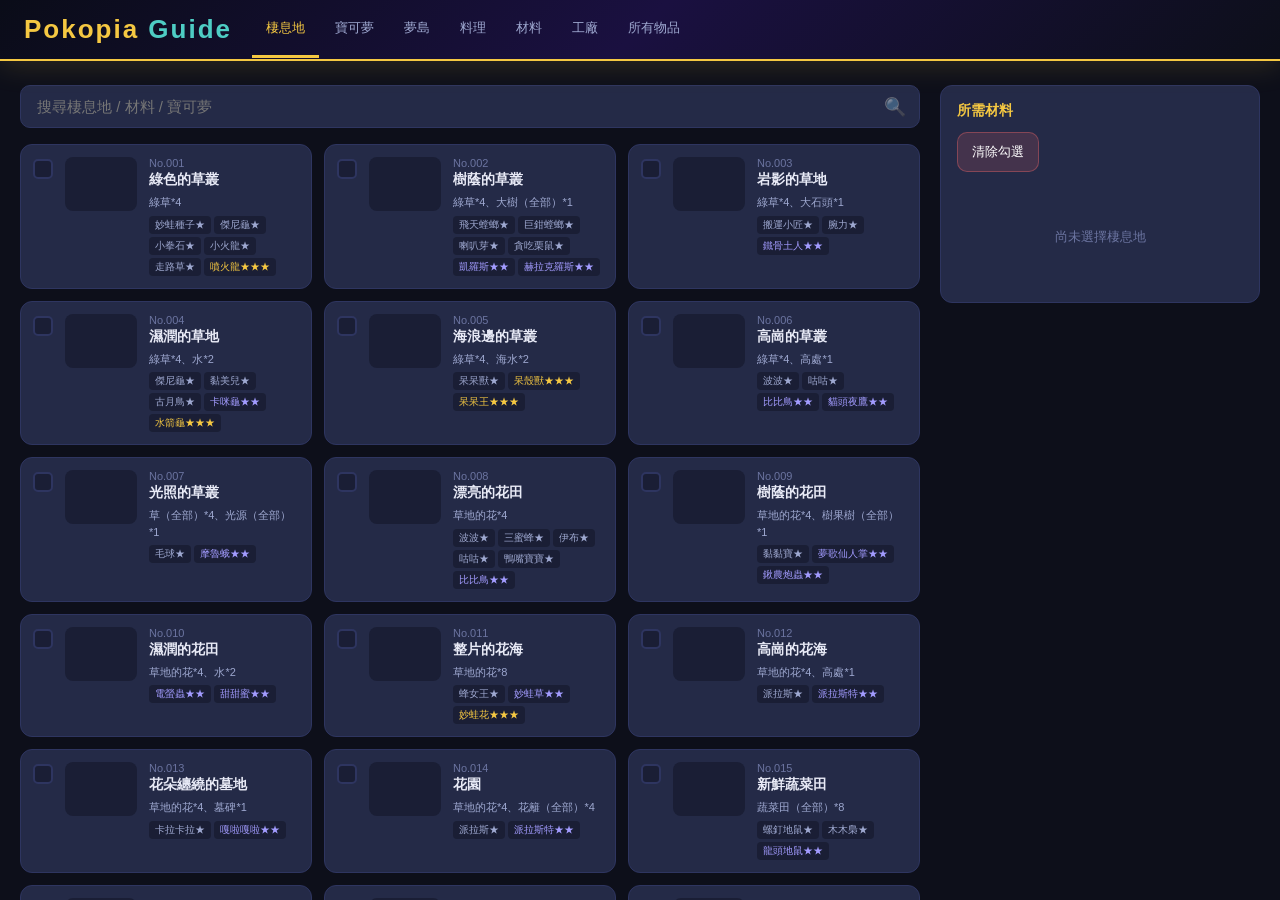
<file: index.html>
<!DOCTYPE html>
<html lang="zh-TW">

<head>
    <meta charset="UTF-8">
    <meta http-equiv="refresh" content="0; url=habitats.html">
    <title>Pokopia Guide</title>
</head>

<body>
    <p>Redirecting...</p>
</body>

</html>
</file>
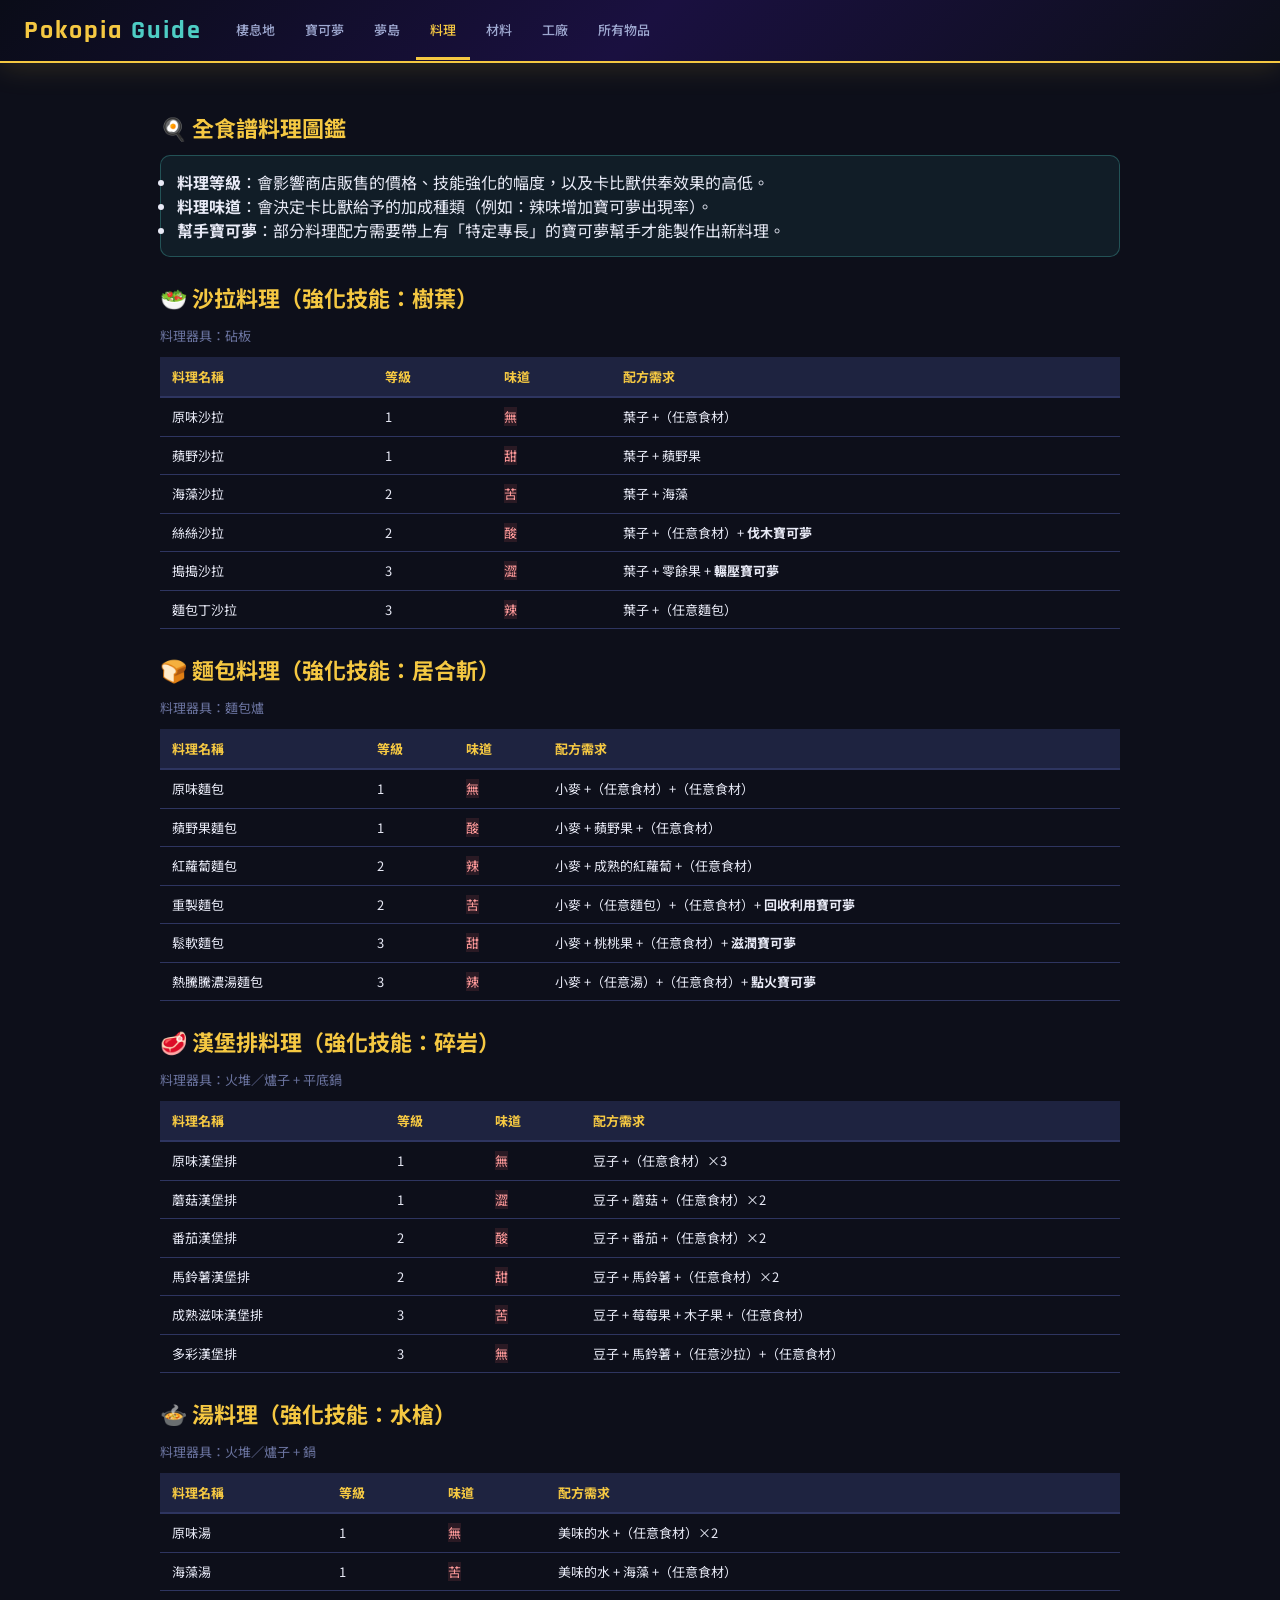
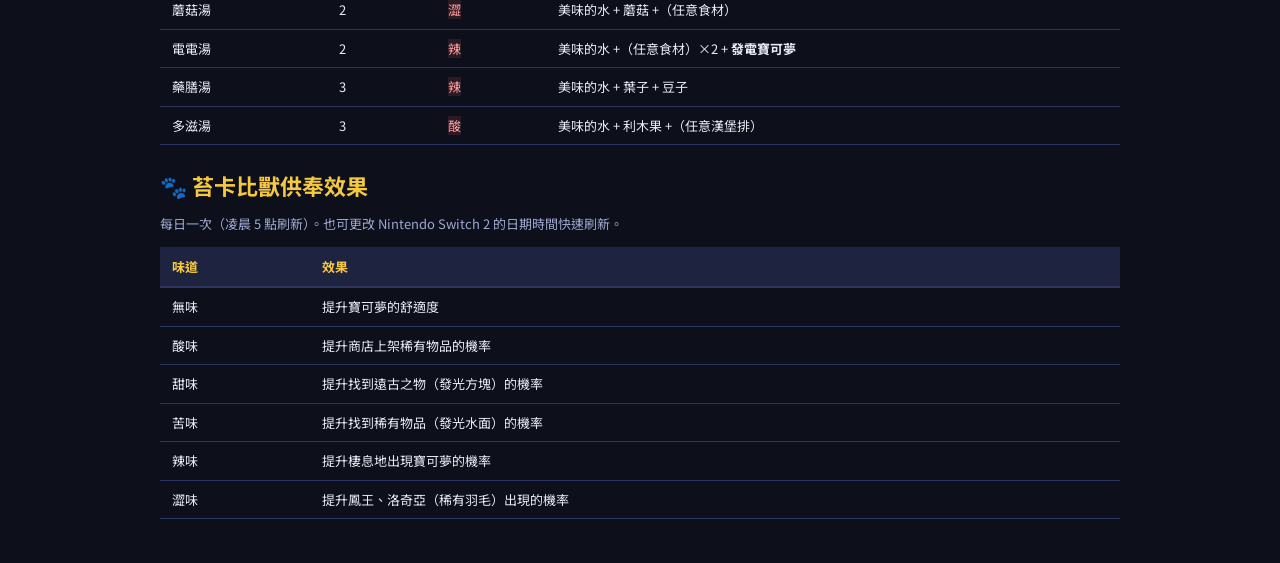
<file: cuisine.html>
<!DOCTYPE html>
<html lang="zh-TW">

<head>
    <meta charset="UTF-8">
    <meta name="viewport" content="width=device-width, initial-scale=1.0">
    <title>料理 | Pokopia Guide</title>
    <link
        href="https://fonts.googleapis.com/css2?family=Noto+Sans+TC:wght@400;500;700;900&family=Rajdhani:wght@600;700&display=swap"
        rel="stylesheet">
    <link rel="stylesheet" href="css/base.css">
    <link rel="stylesheet" href="css/components.css">
    <link rel="stylesheet" href="css/pages.css">
</head>

<body>
    <main class="page">
        <div class="content-page">
            <h2>🍳 全食譜料理圖鑑</h2>

            <div class="tip-box">
                <ul>
                    <li><strong>料理等級</strong>：會影響商店販售的價格、技能強化的幅度，以及卡比獸供奉效果的高低。</li>
                    <li><strong>料理味道</strong>：會決定卡比獸給予的加成種類（例如：辣味增加寶可夢出現率）。</li>
                    <li><strong>幫手寶可夢</strong>：部分料理配方需要帶上有「特定專長」的寶可夢幫手才能製作出新料理。</li>
                </ul>
            </div>

            <div id="cuisineSections"></div>

            <h2>🐾 苔卡比獸供奉效果</h2>
            <p style="color:var(--text2);font-size:13px;margin-bottom:12px;">
                每日一次（凌晨 5 點刷新）。也可更改 Nintendo Switch 2 的日期時間快速刷新。
            </p>
            <div id="kabutopsEffects"></div>
        </div>
    </main>

    <script src="js/shared/utils.js"></script>
    <script src="js/shared/layout.js"></script>
    <script src="js/shared/data.js"></script>
    <script src="js/pages/cuisine.js"></script>
</body>

</html>
</file>
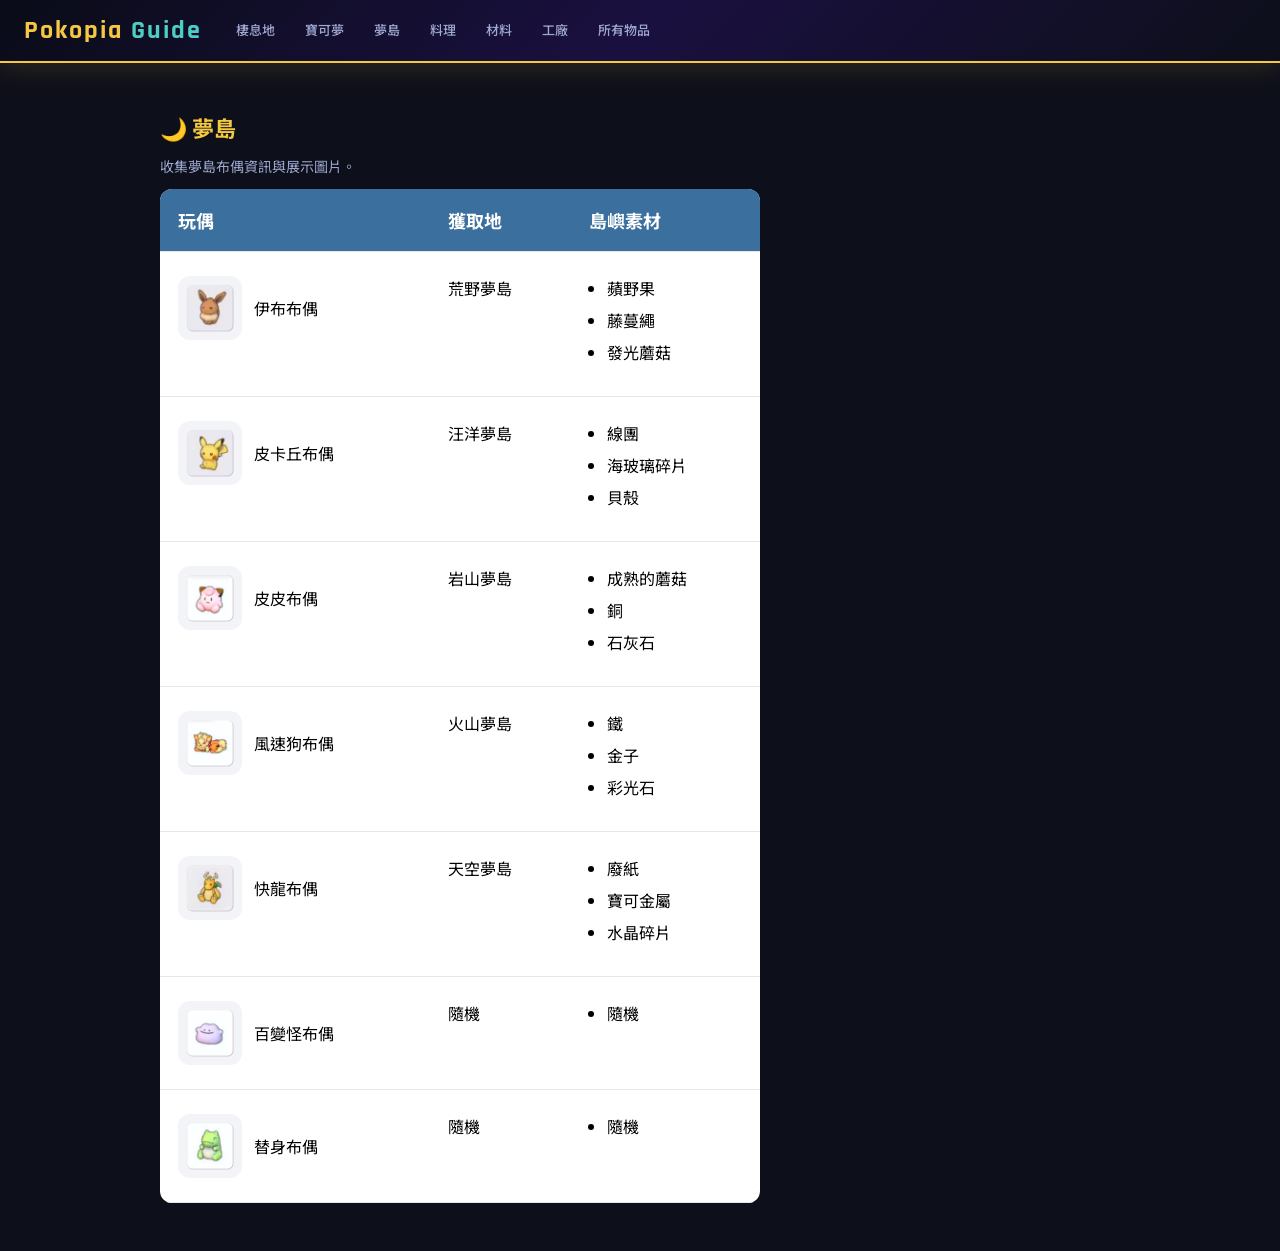
<file: dream-islands.html>
<!DOCTYPE html>
<html lang="zh-TW">

<head>
    <meta charset="UTF-8">
    <meta name="viewport" content="width=device-width, initial-scale=1.0">
    <title>夢島 | Pokopia Guide</title>
    <link
        href="https://fonts.googleapis.com/css2?family=Noto+Sans+TC:wght@400;500;700;900&family=Rajdhani:wght@600;700&display=swap"
        rel="stylesheet">
    <link rel="stylesheet" href="css/base.css">
    <link rel="stylesheet" href="css/components.css">
    <link rel="stylesheet" href="css/pages.css">
</head>

<body>
    <main class="page">
        <div class="content-page">
            <h2>🌙 夢島</h2>
            <p class="page-desc">收集夢島布偶資訊與展示圖片。</p>
            <div id="islandGrid" class="island-grid"></div>
        </div>
    </main>

    <script src="js/shared/utils.js"></script>
    <script src="js/shared/layout.js"></script>
    <script src="js/shared/data.js"></script>
    <script src="js/pages/dream_islands.js"></script>
</body>

</html>
</file>
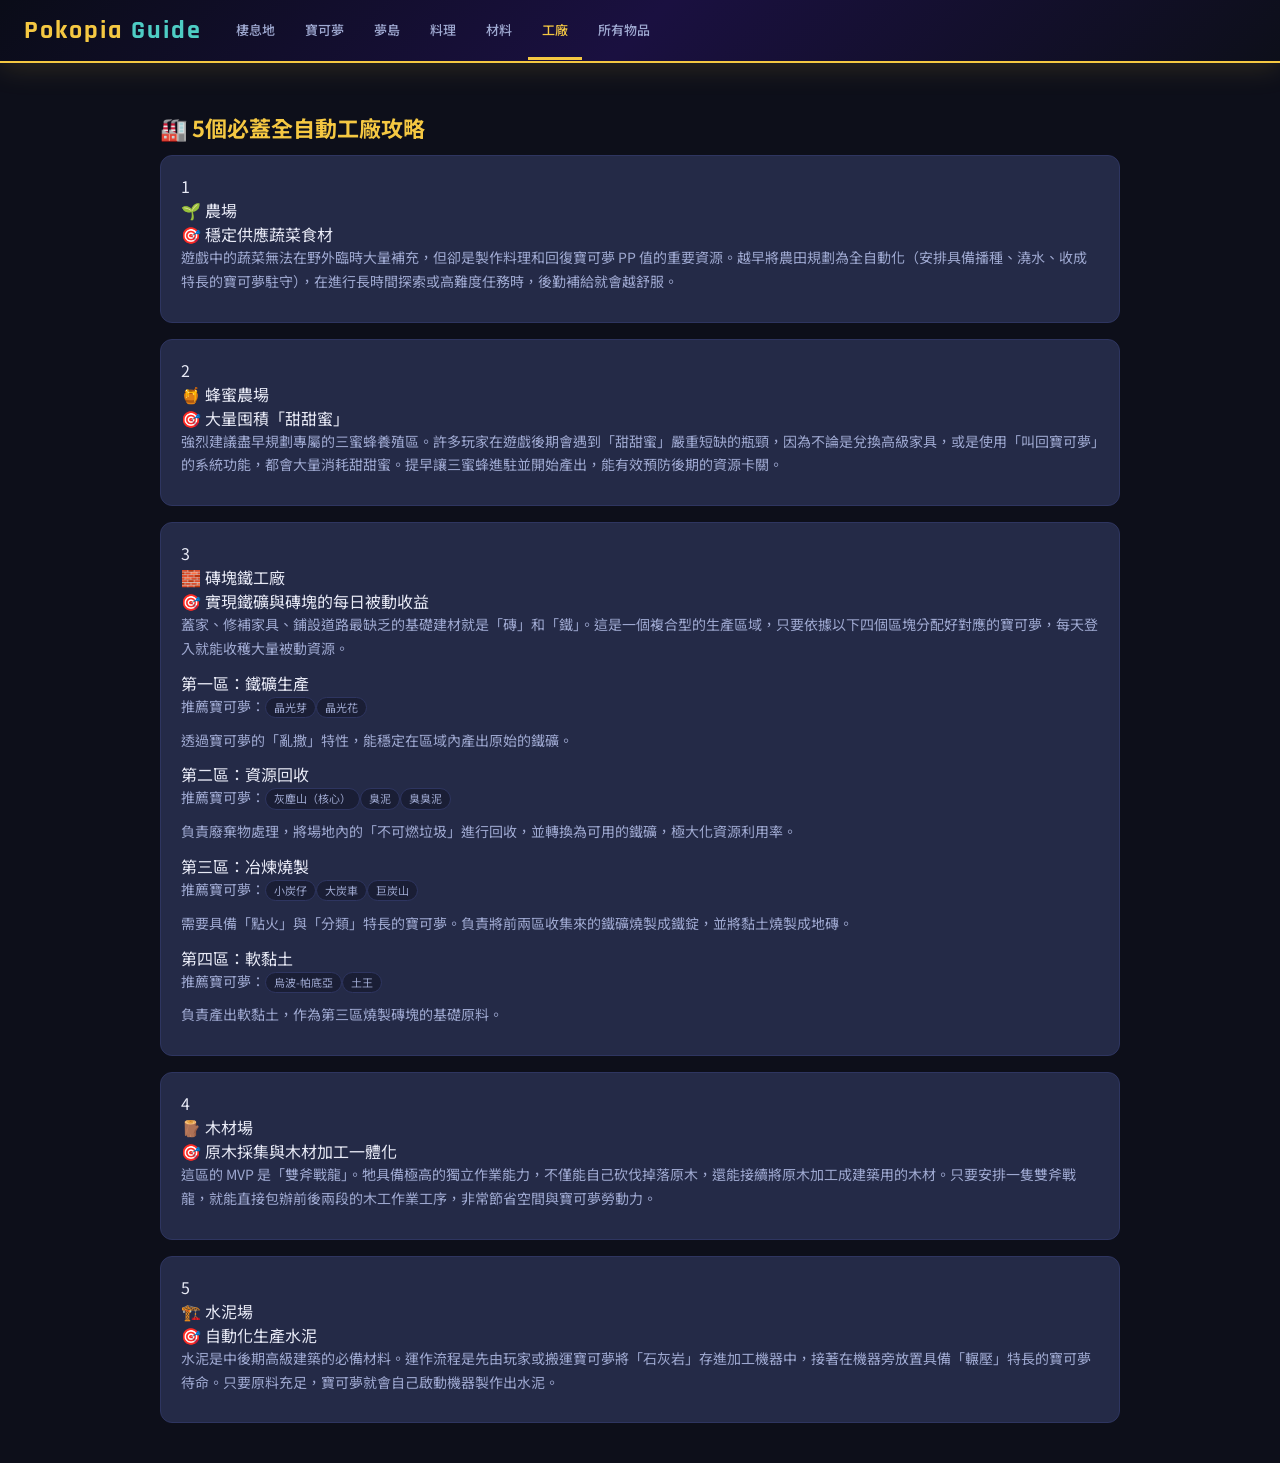
<file: factory.html>
<!DOCTYPE html>
<html lang="zh-TW">

<head>
    <meta charset="UTF-8">
    <meta name="viewport" content="width=device-width, initial-scale=1.0">
    <title>工廠 | Pokopia Guide</title>
    <link
        href="https://fonts.googleapis.com/css2?family=Noto+Sans+TC:wght@400;500;700;900&family=Rajdhani:wght@600;700&display=swap"
        rel="stylesheet">
    <link rel="stylesheet" href="css/base.css">
    <link rel="stylesheet" href="css/components.css">
    <link rel="stylesheet" href="css/pages.css">
</head>

<body>
    <main class="page">
        <div class="content-page">
            <h2>🏭 5個必蓋全自動工廠攻略</h2>
            <div id="factorySteps"></div>
        </div>
    </main>

    <script src="js/shared/utils.js"></script>
    <script src="js/shared/layout.js"></script>
    <script src="js/shared/data.js"></script>
    <script src="js/pages/factory.js"></script>
</body>

</html>
</file>
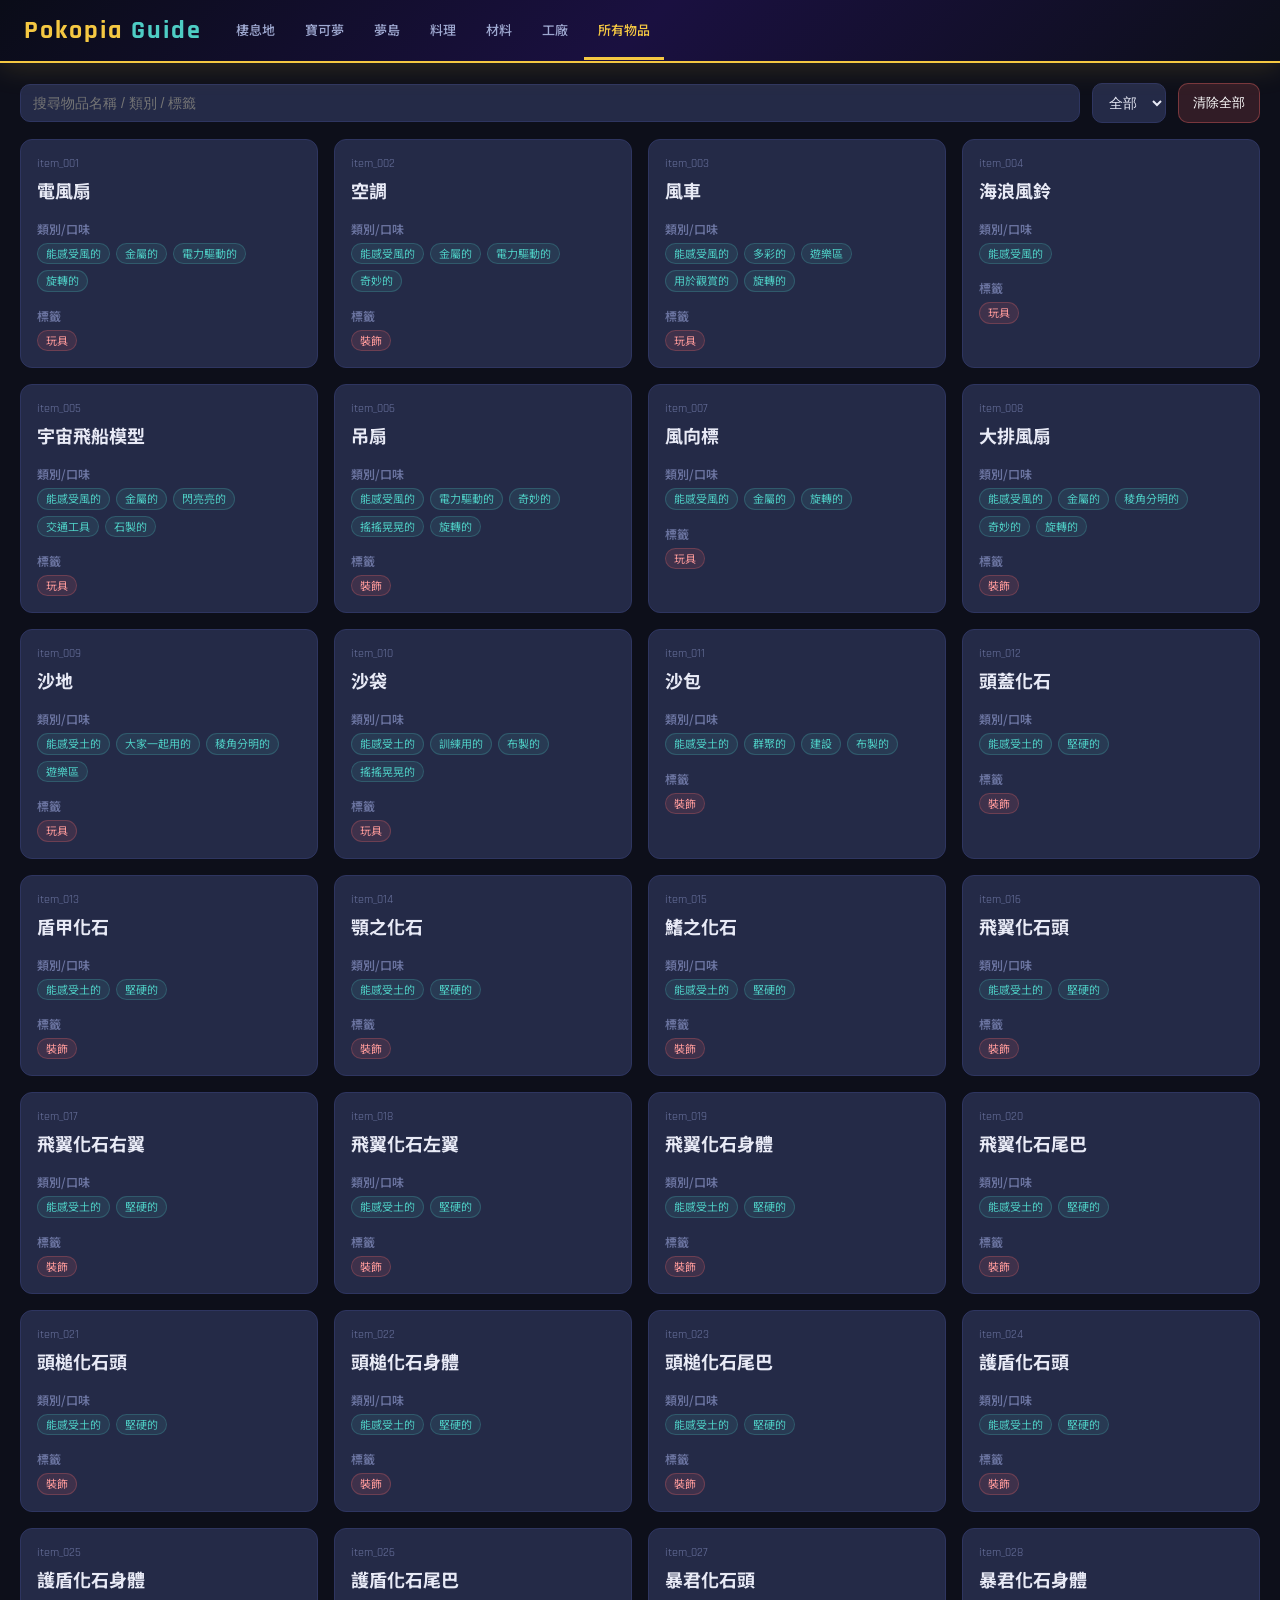
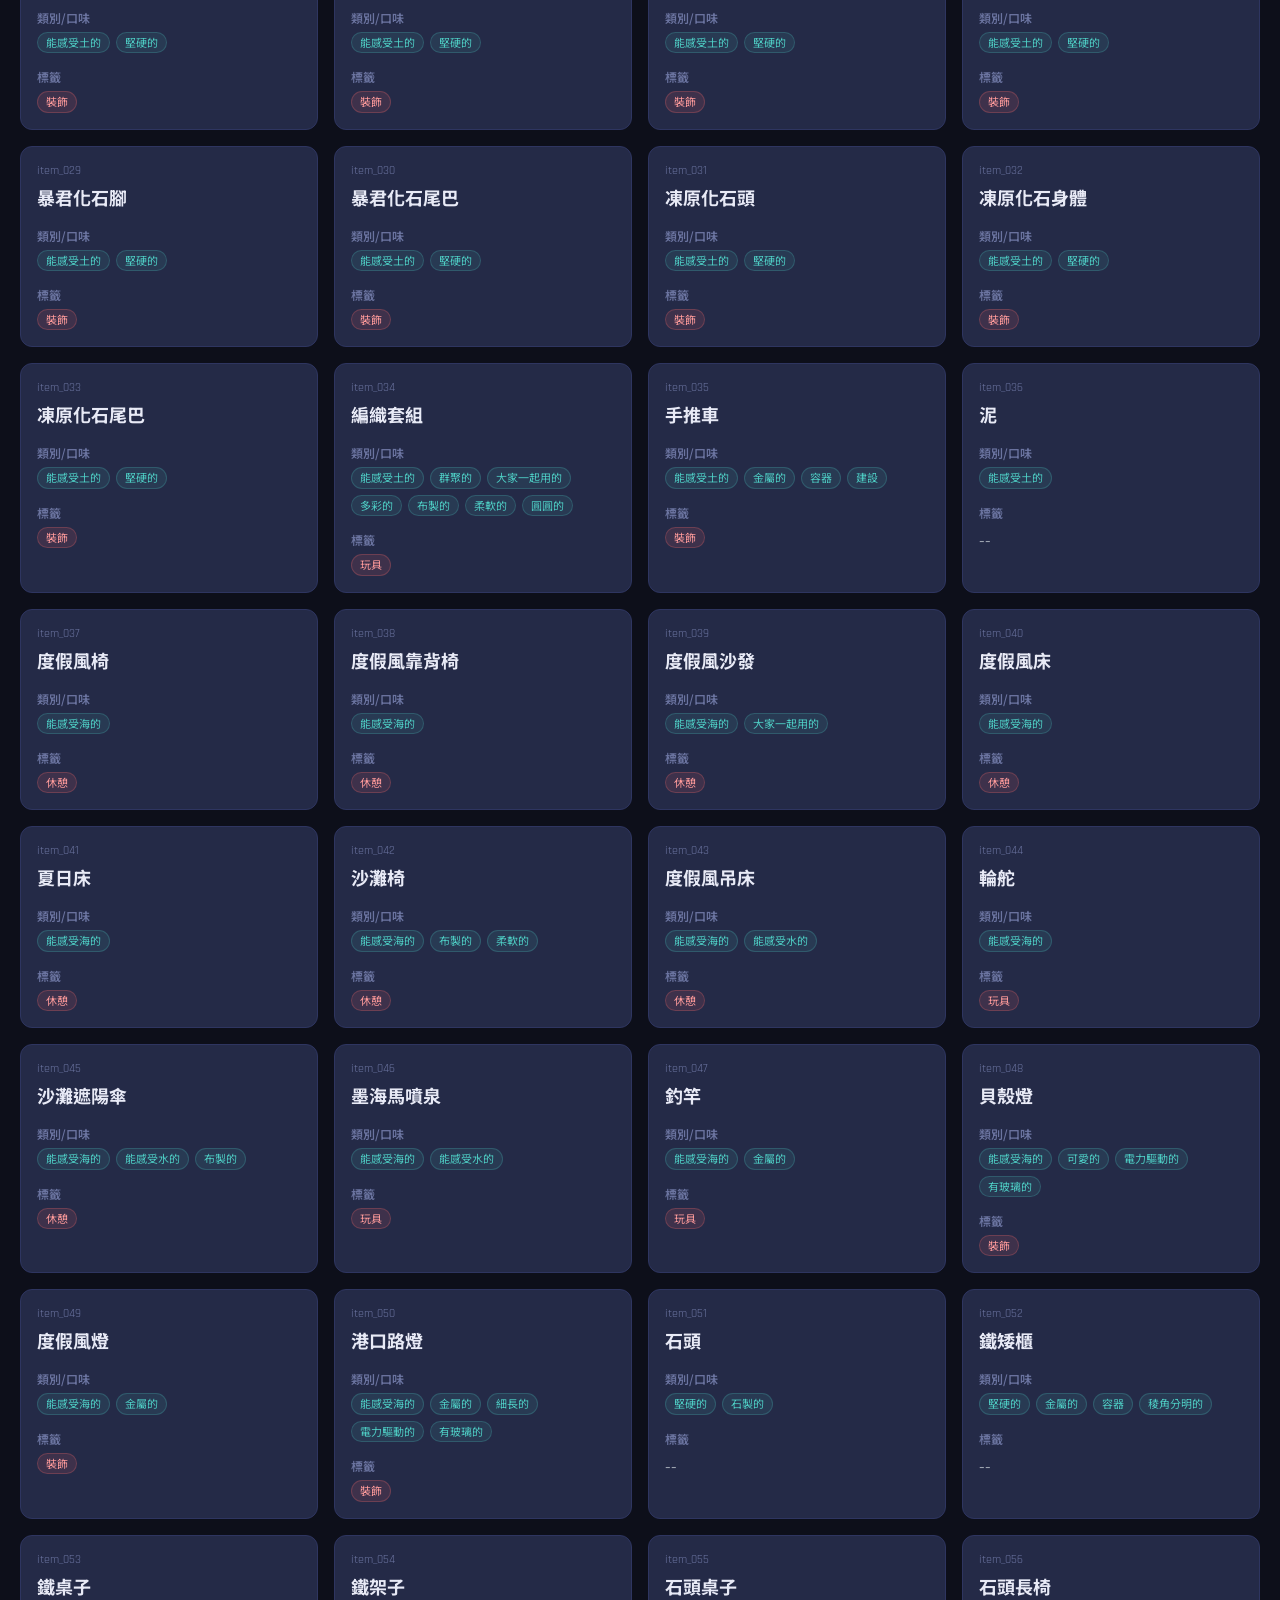
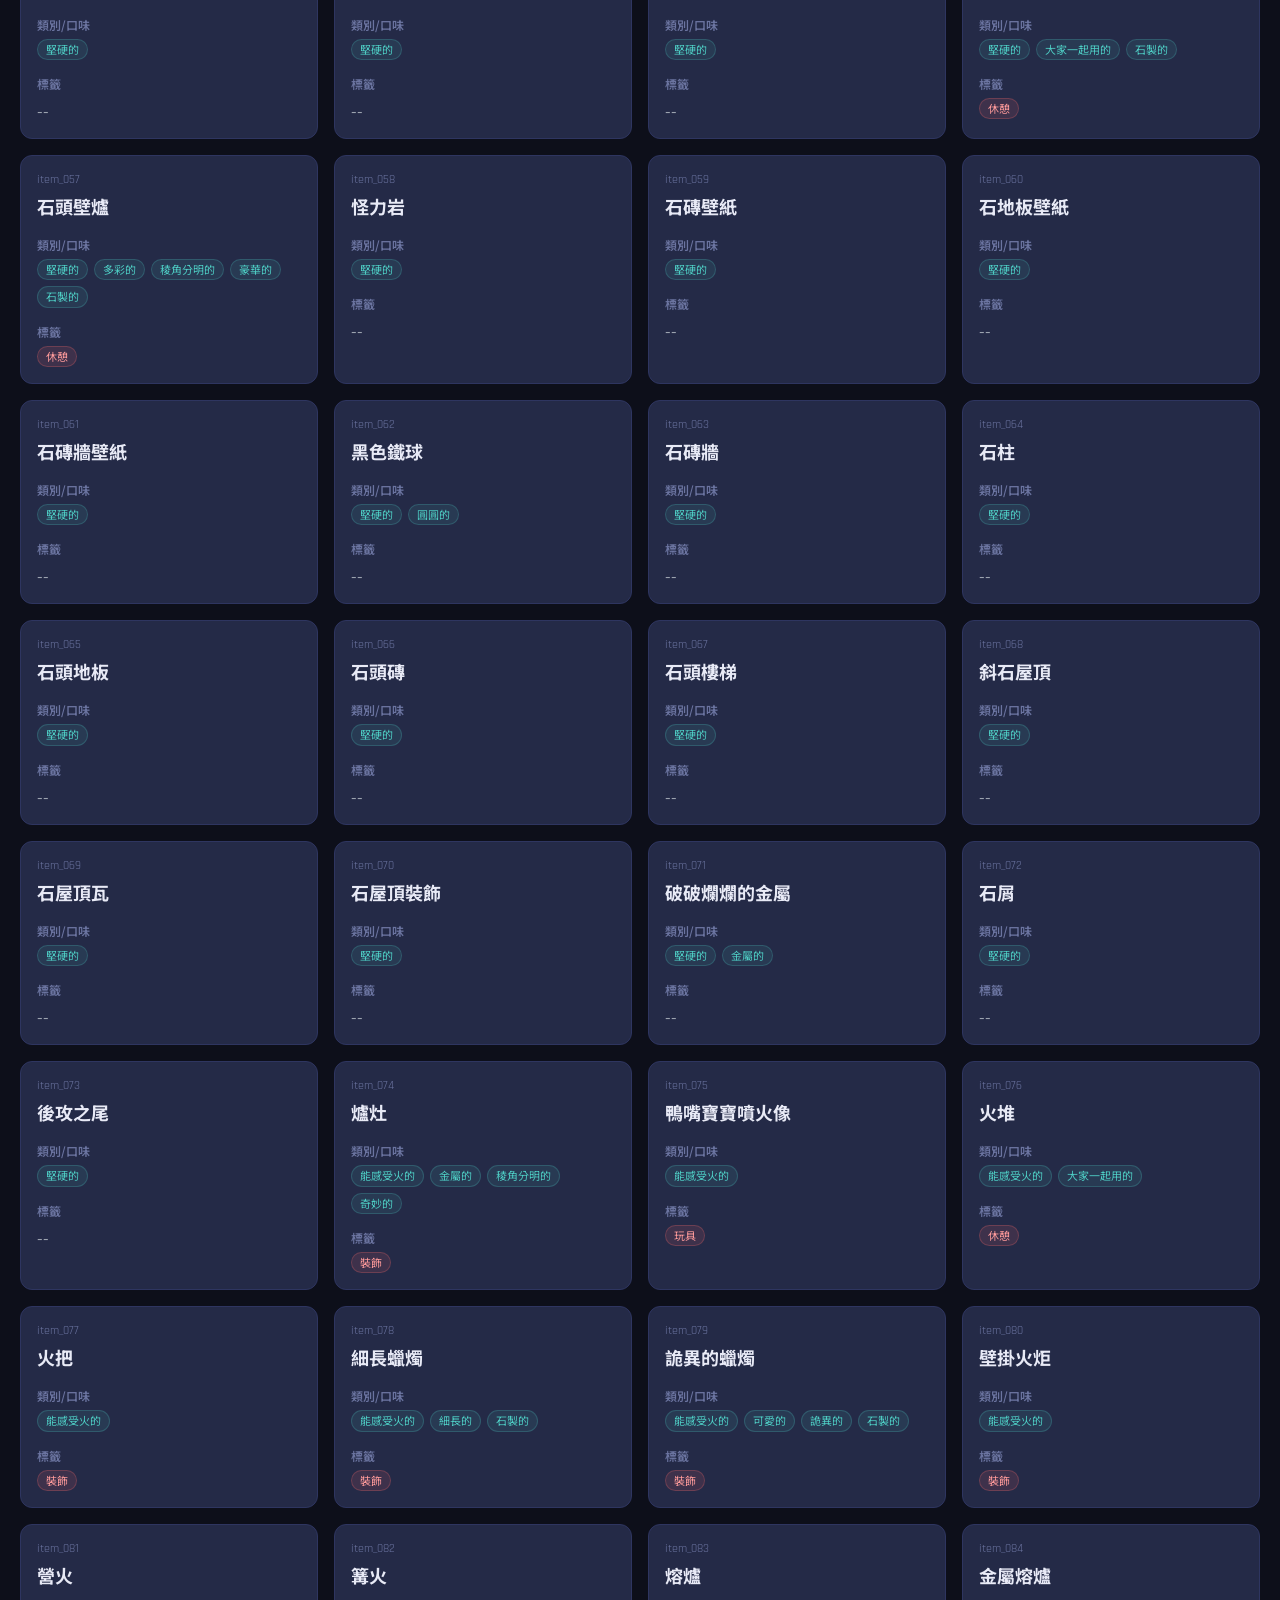
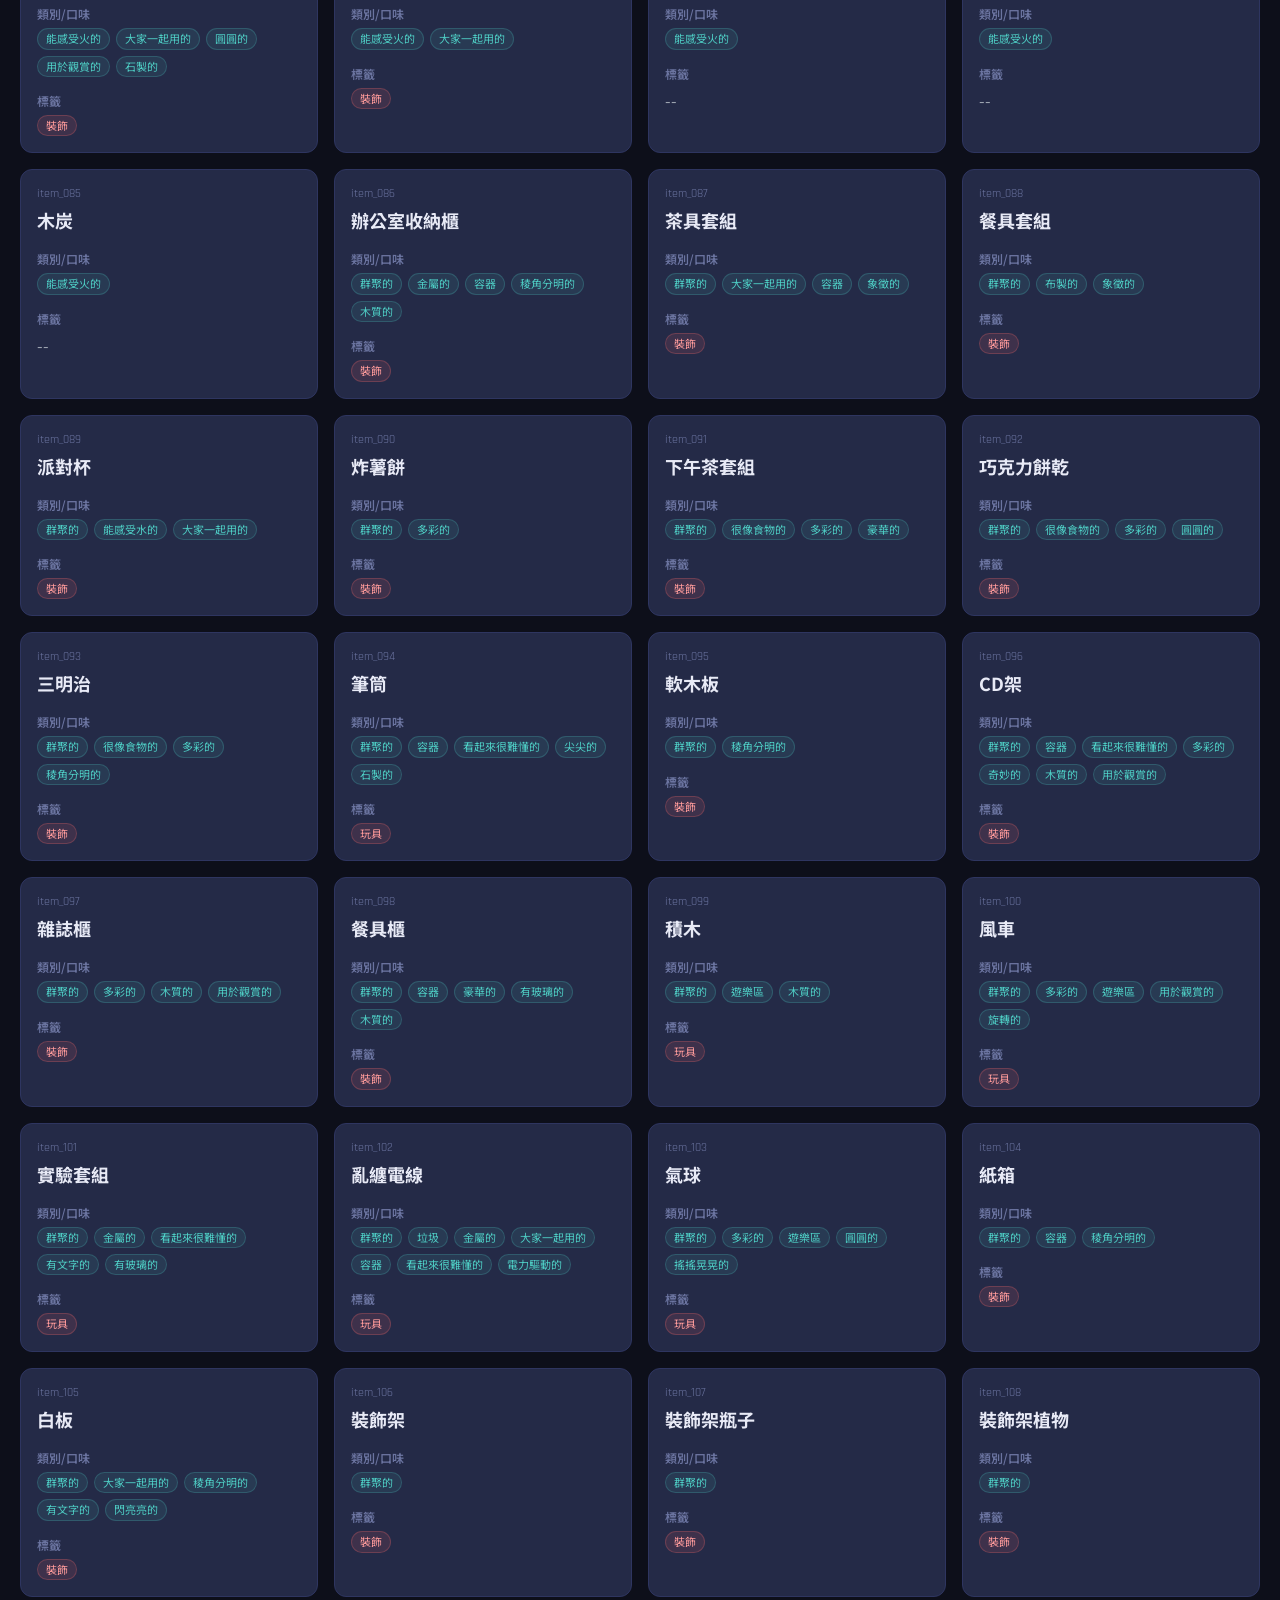
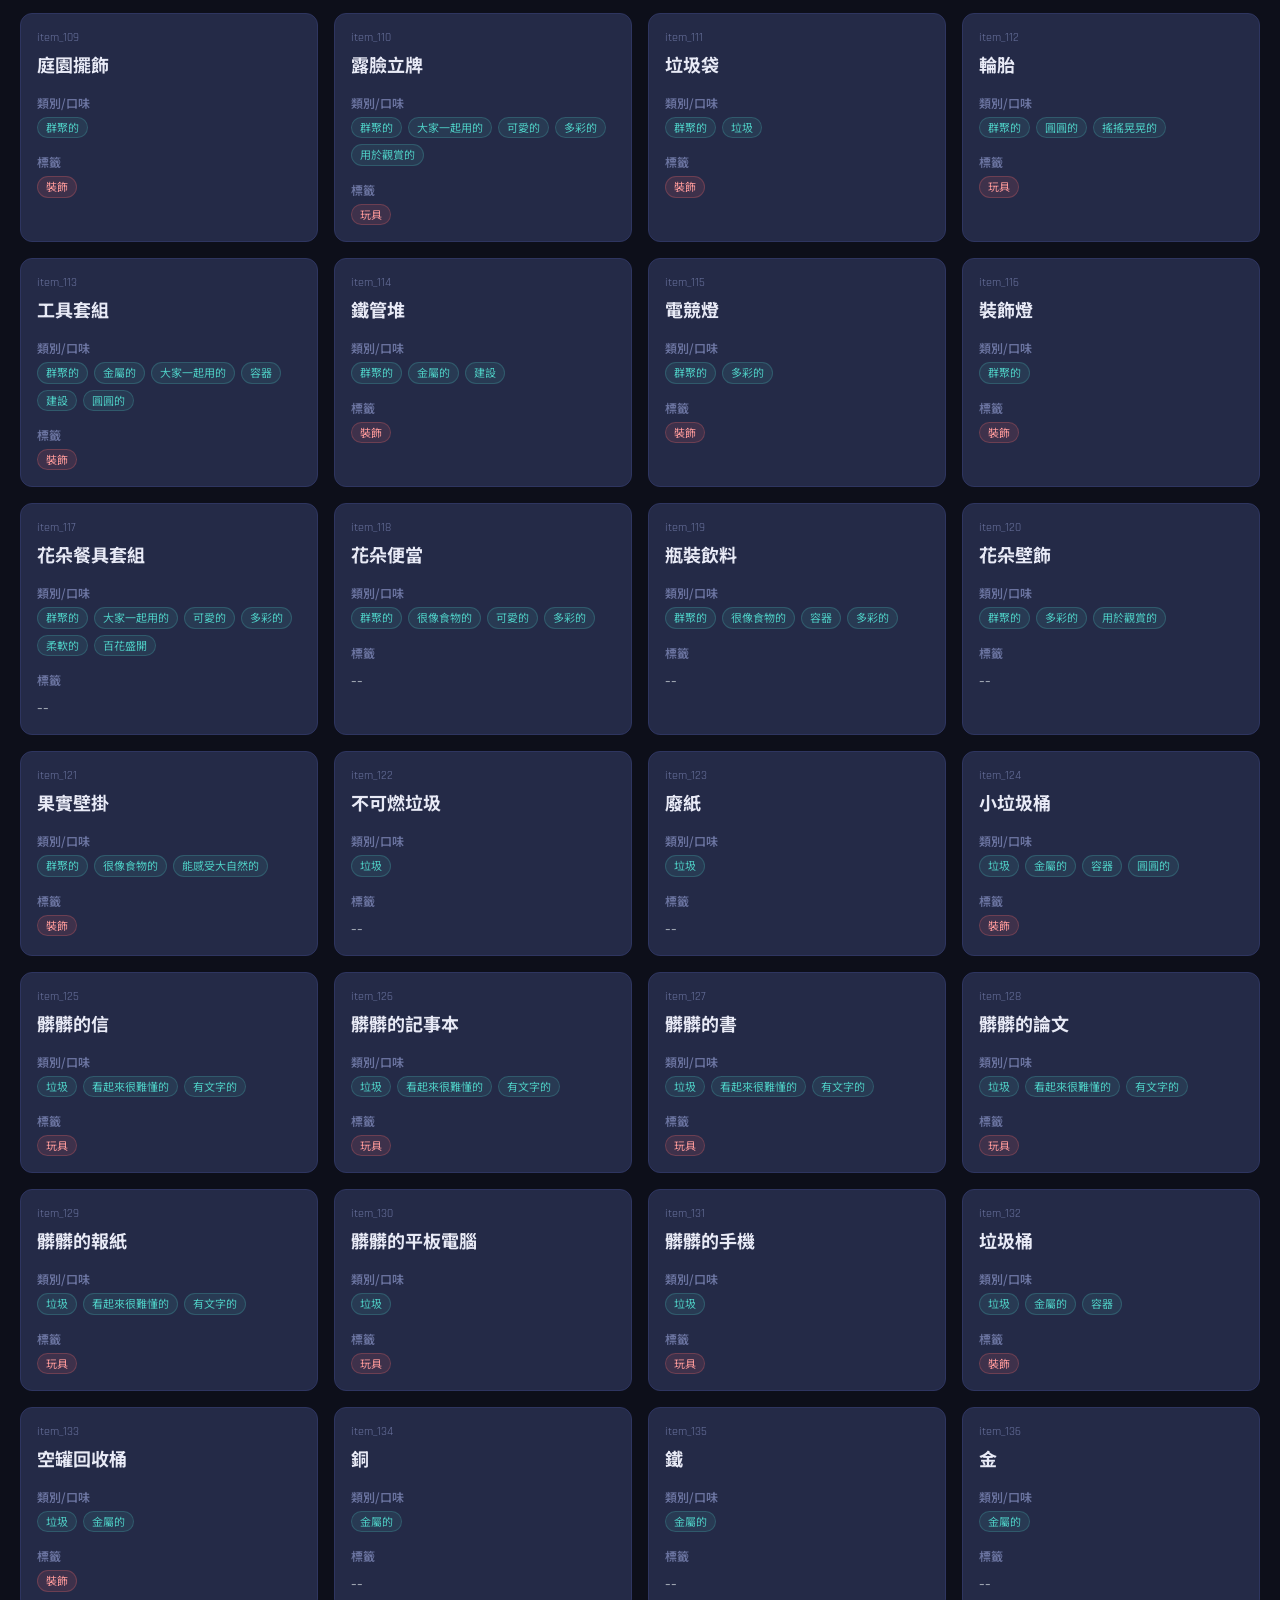
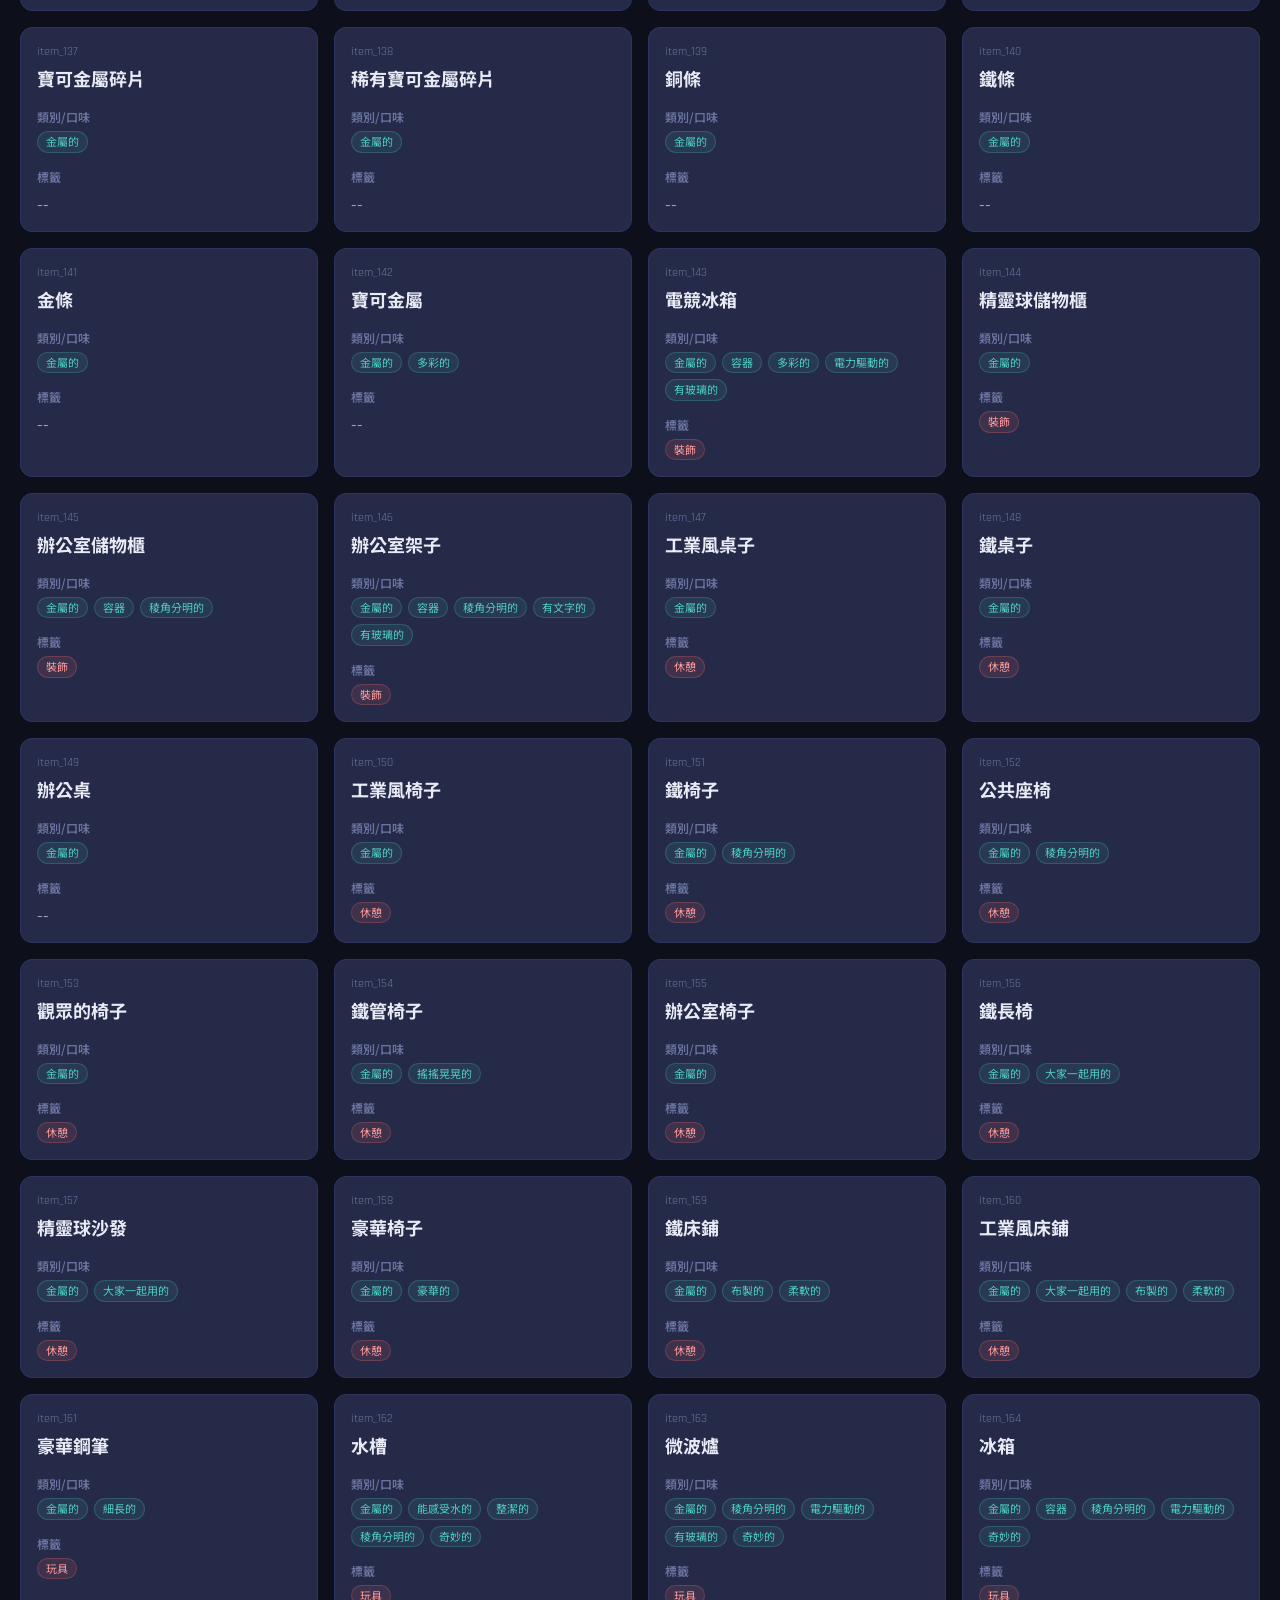
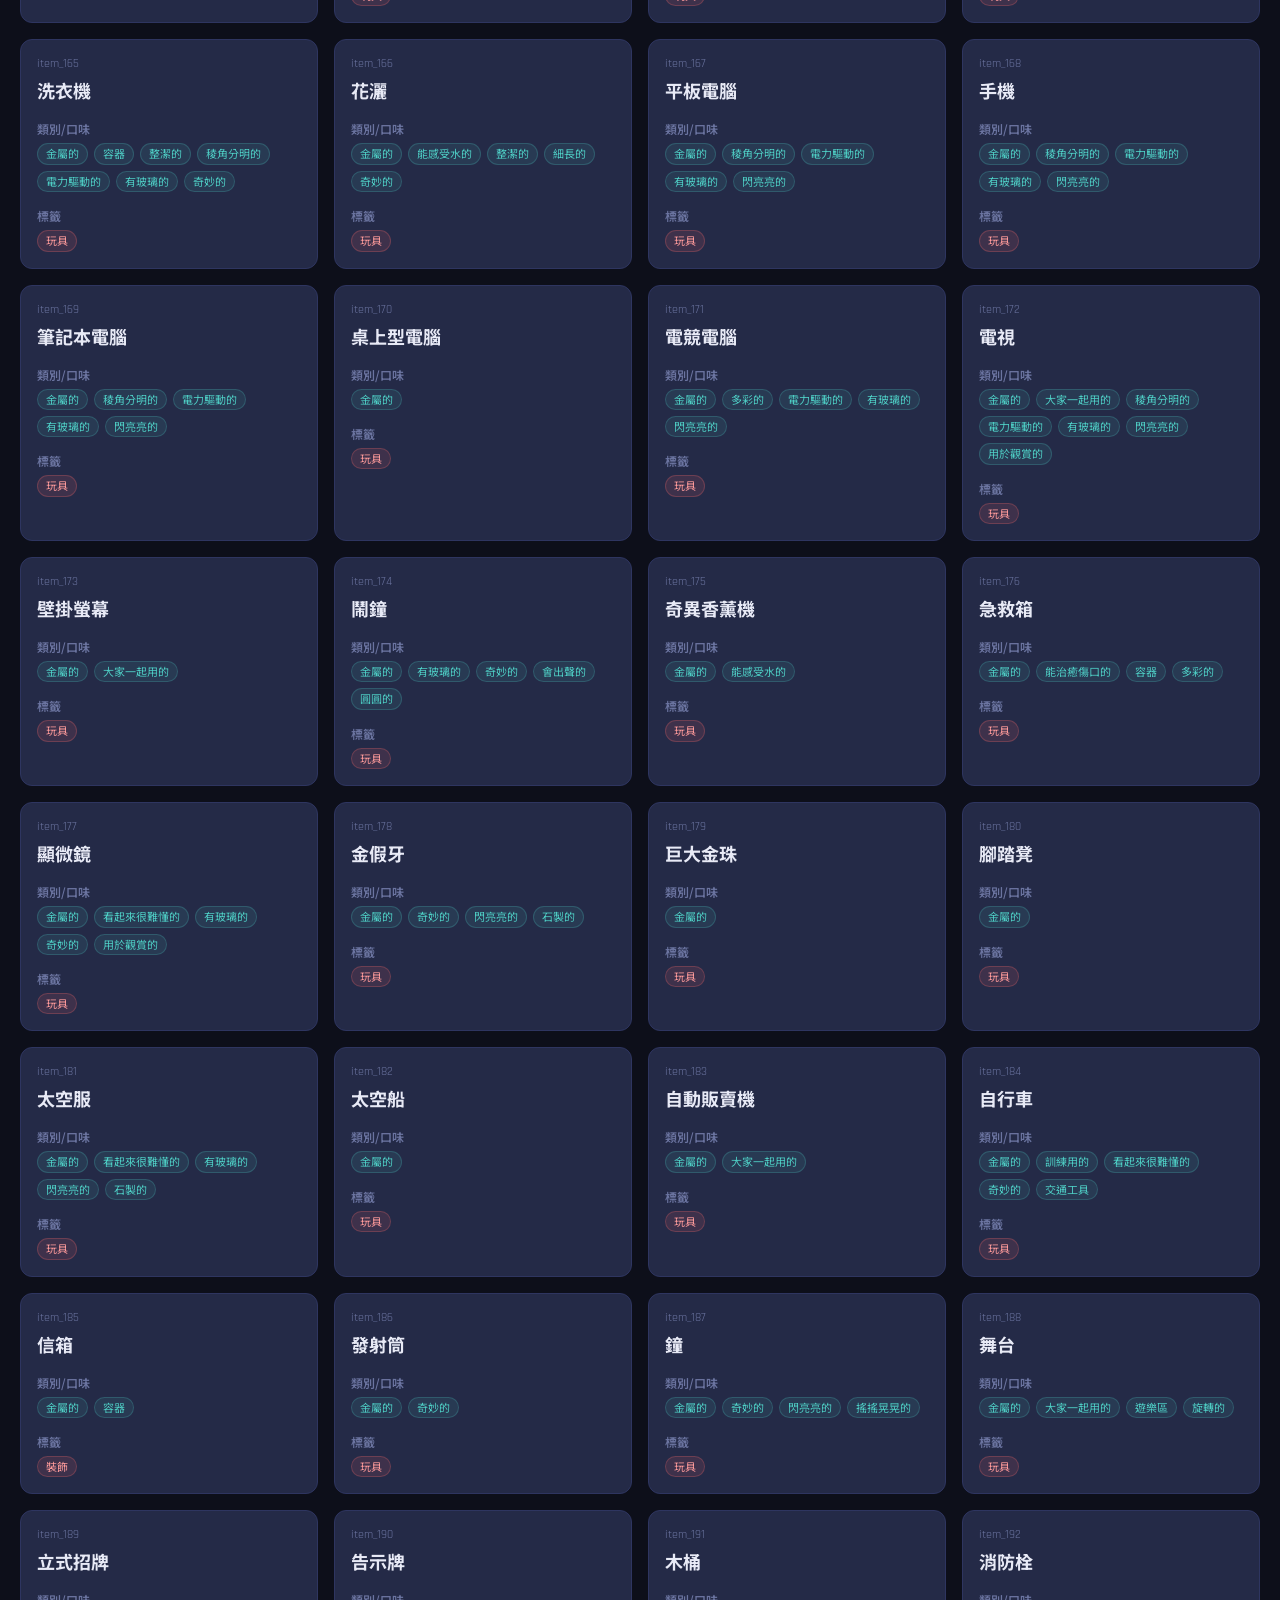
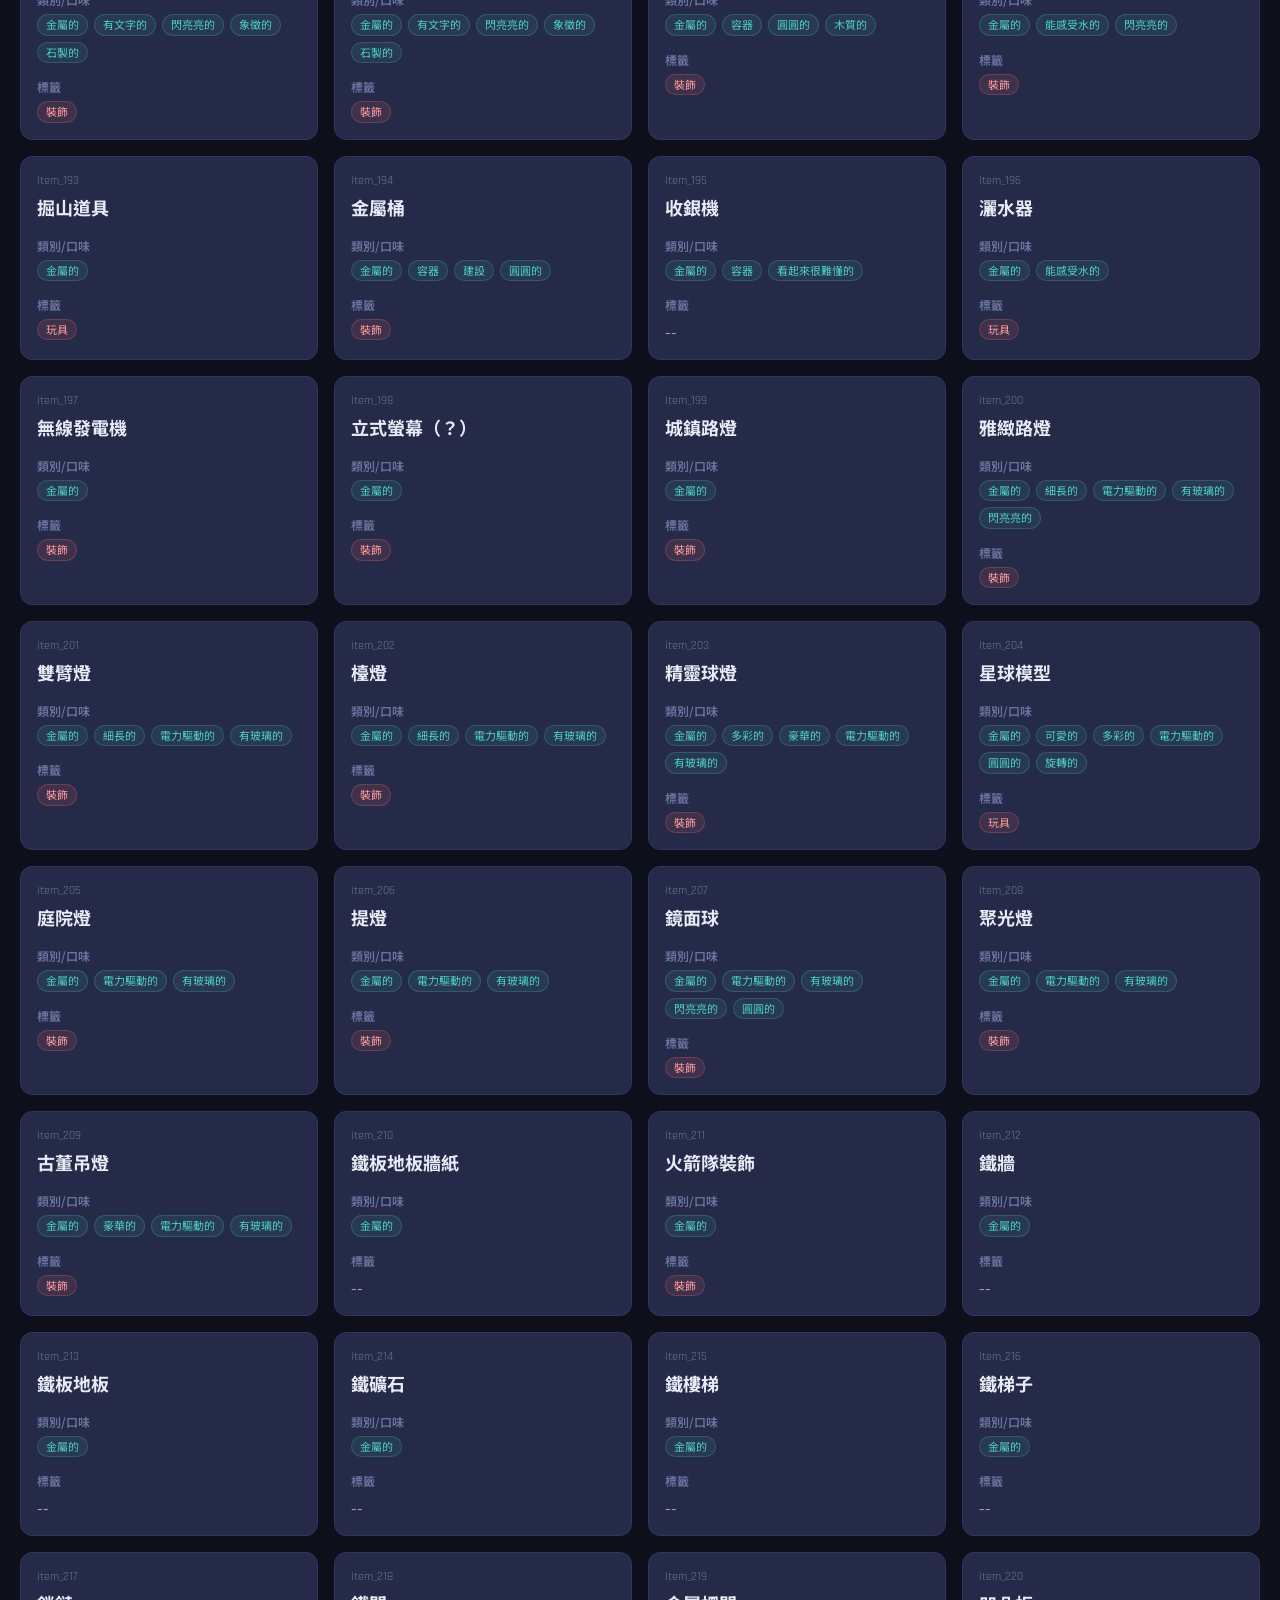
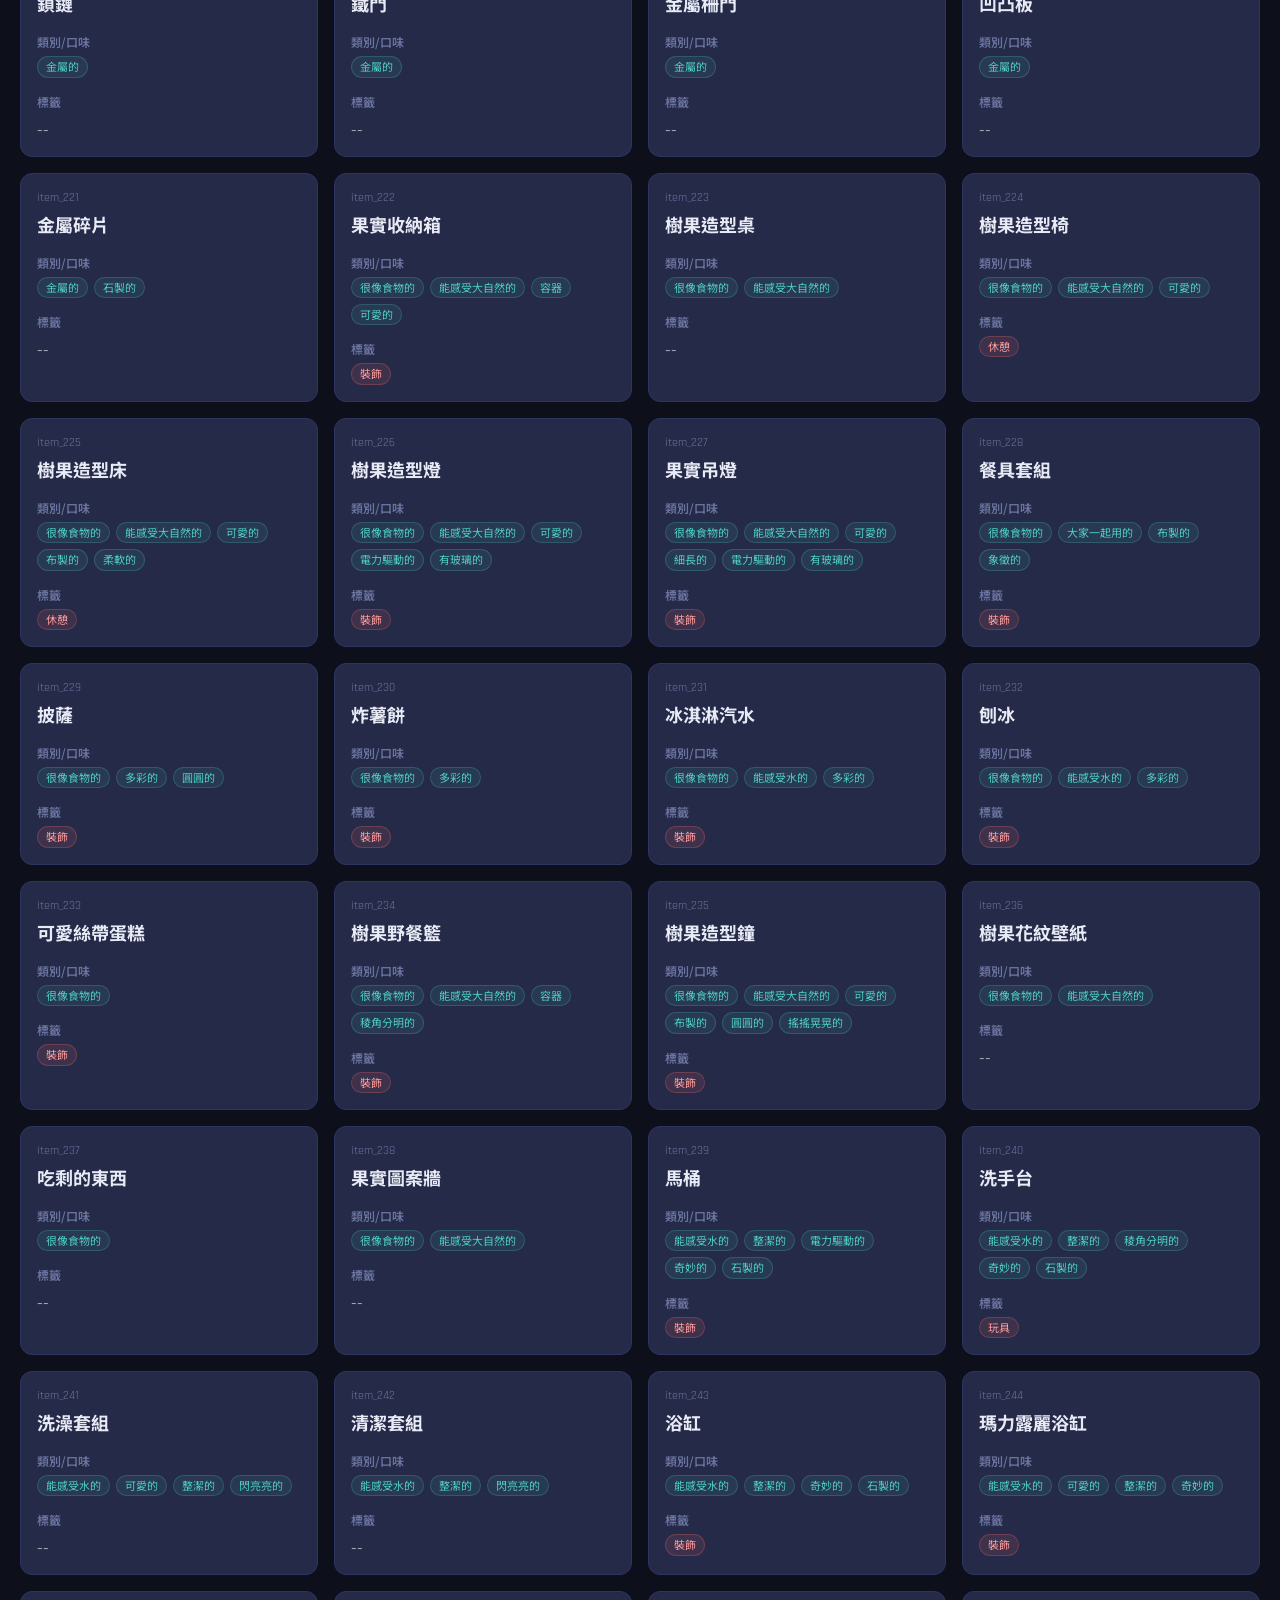
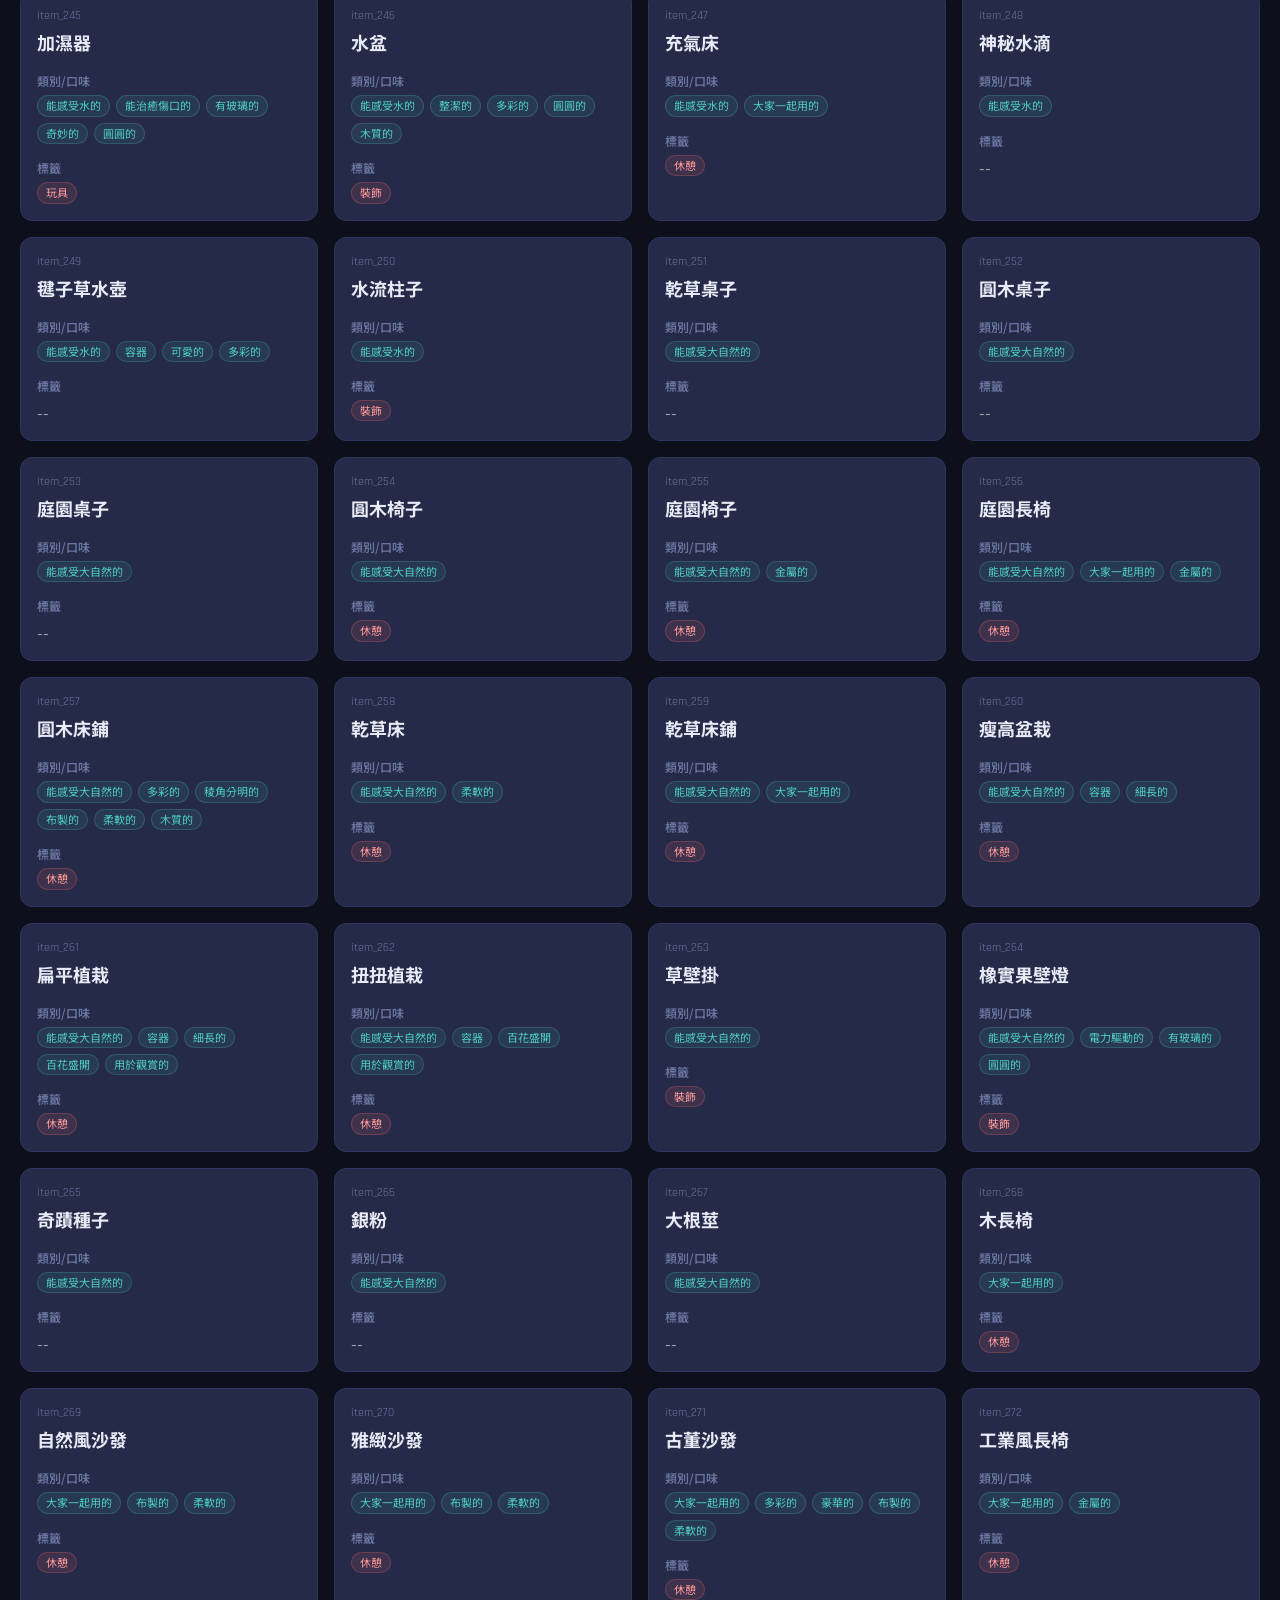
<file: favorite_things.html>
<!DOCTYPE html>
<html lang="zh-TW">

<head>
    <meta charset="UTF-8">
    <meta name="viewport" content="width=device-width, initial-scale=1.0">
    <title>所有物品 | Pokopia Guide</title>
    <link
        href="https://fonts.googleapis.com/css2?family=Noto+Sans+TC:wght@400;500;700;900&family=Rajdhani:wght@600;700&display=swap"
        rel="stylesheet">
    <link rel="stylesheet" href="css/base.css">
    <link rel="stylesheet" href="css/components.css">
    <link rel="stylesheet" href="css/pages.css">
</head>

<body>
    <div id="layoutRoot"></div>

    <main class="items-page">
        <div class="items-toolbar">
            <input id="itemSearch" type="text" placeholder="搜尋物品名稱 / 類別 / 標籤">
            <select id="itemFilterType">
                <option value="">全部</option>
                <option value="categories">類別</option>
                <option value="tags">標籤</option>
                <option value="flavors">口味</option>
            </select>
            <button id="clearAllFiltersBtn" class="btn danger">清除全部</button>
        </div>

        <div id="selectedFilters" class="selected-filters" style="display:none;"></div>
        <div id="itemFilterBar" class="items-filter-bar" style="display:none;"></div>
        <div id="itemsGrid" class="items-grid"></div>
    </main>

    <script src="js/shared/constants.js"></script>
    <script src="js/shared/utils.js"></script>
    <script src="js/shared/layout.js"></script>
    <script src="js/shared/favorite_things_data.js"></script>
    <script src="js/pages/favorite_things.js"></script>
</body>

</html>
</file>
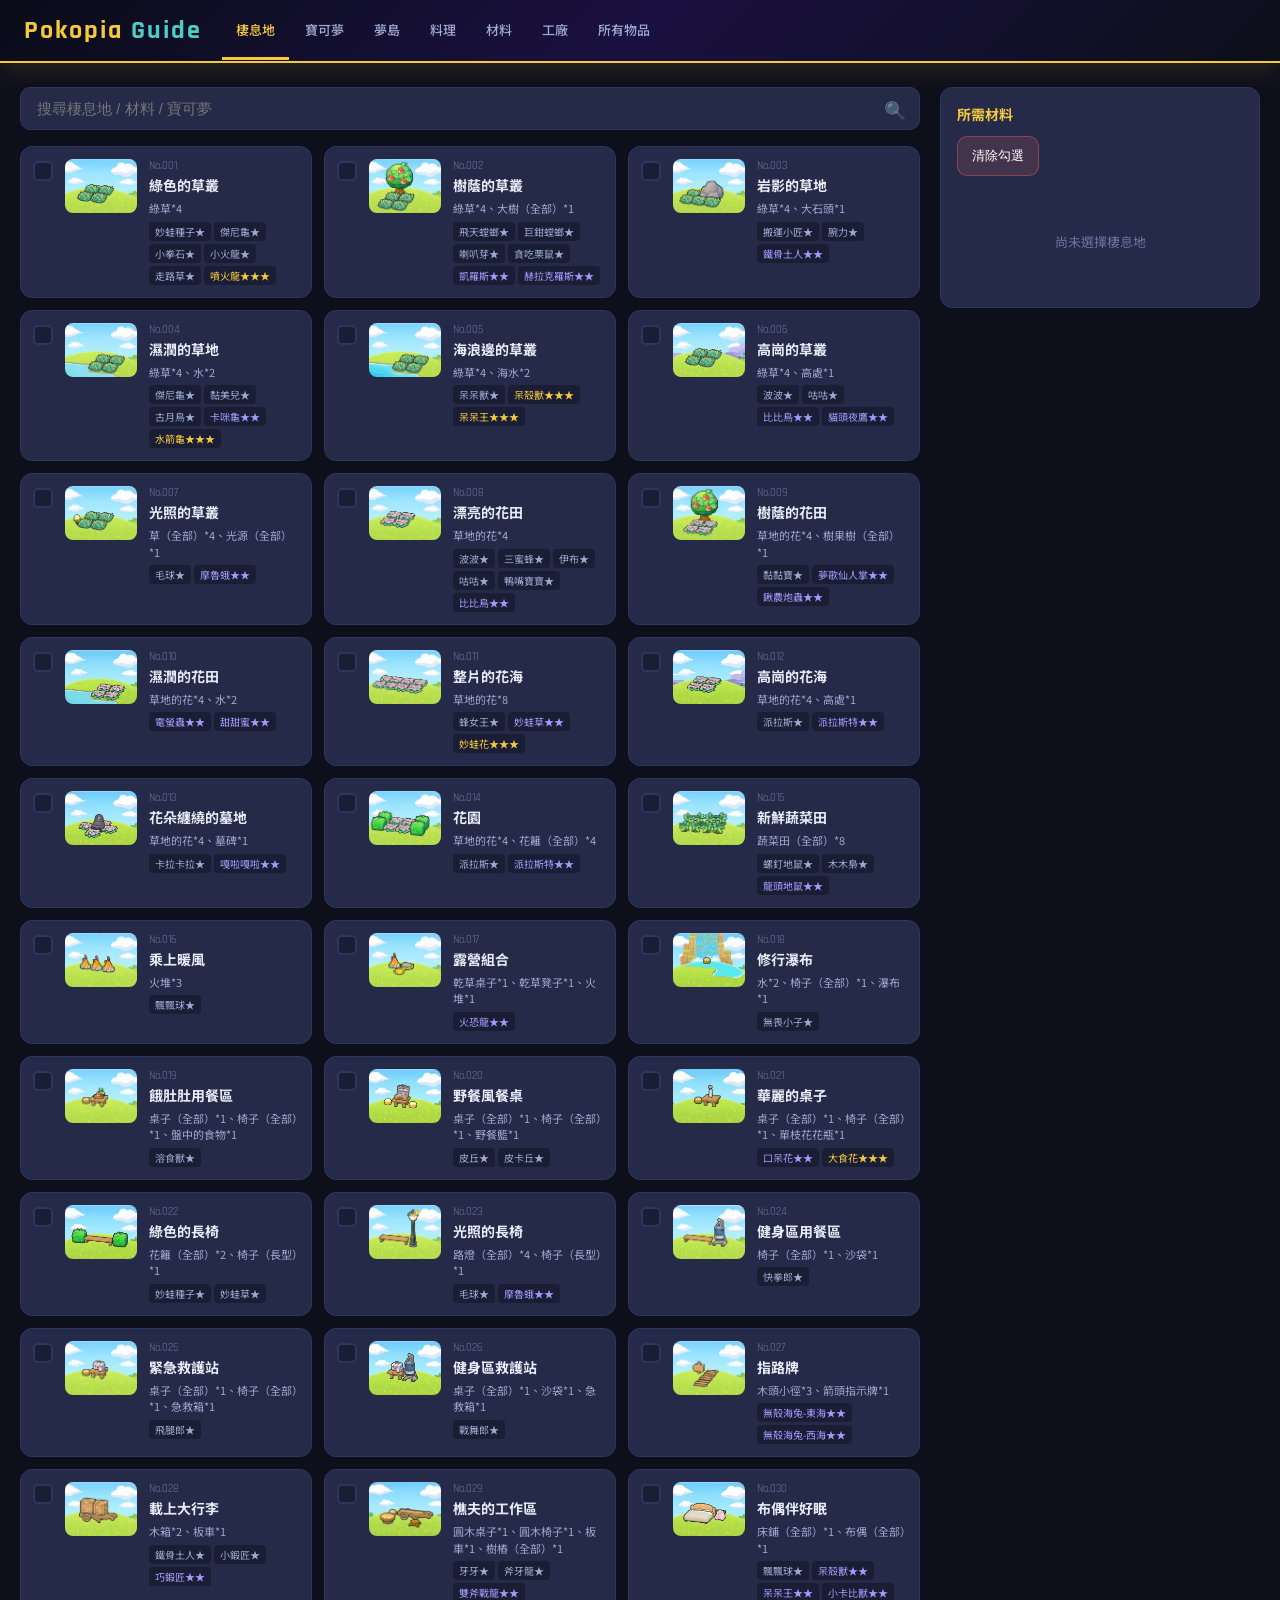
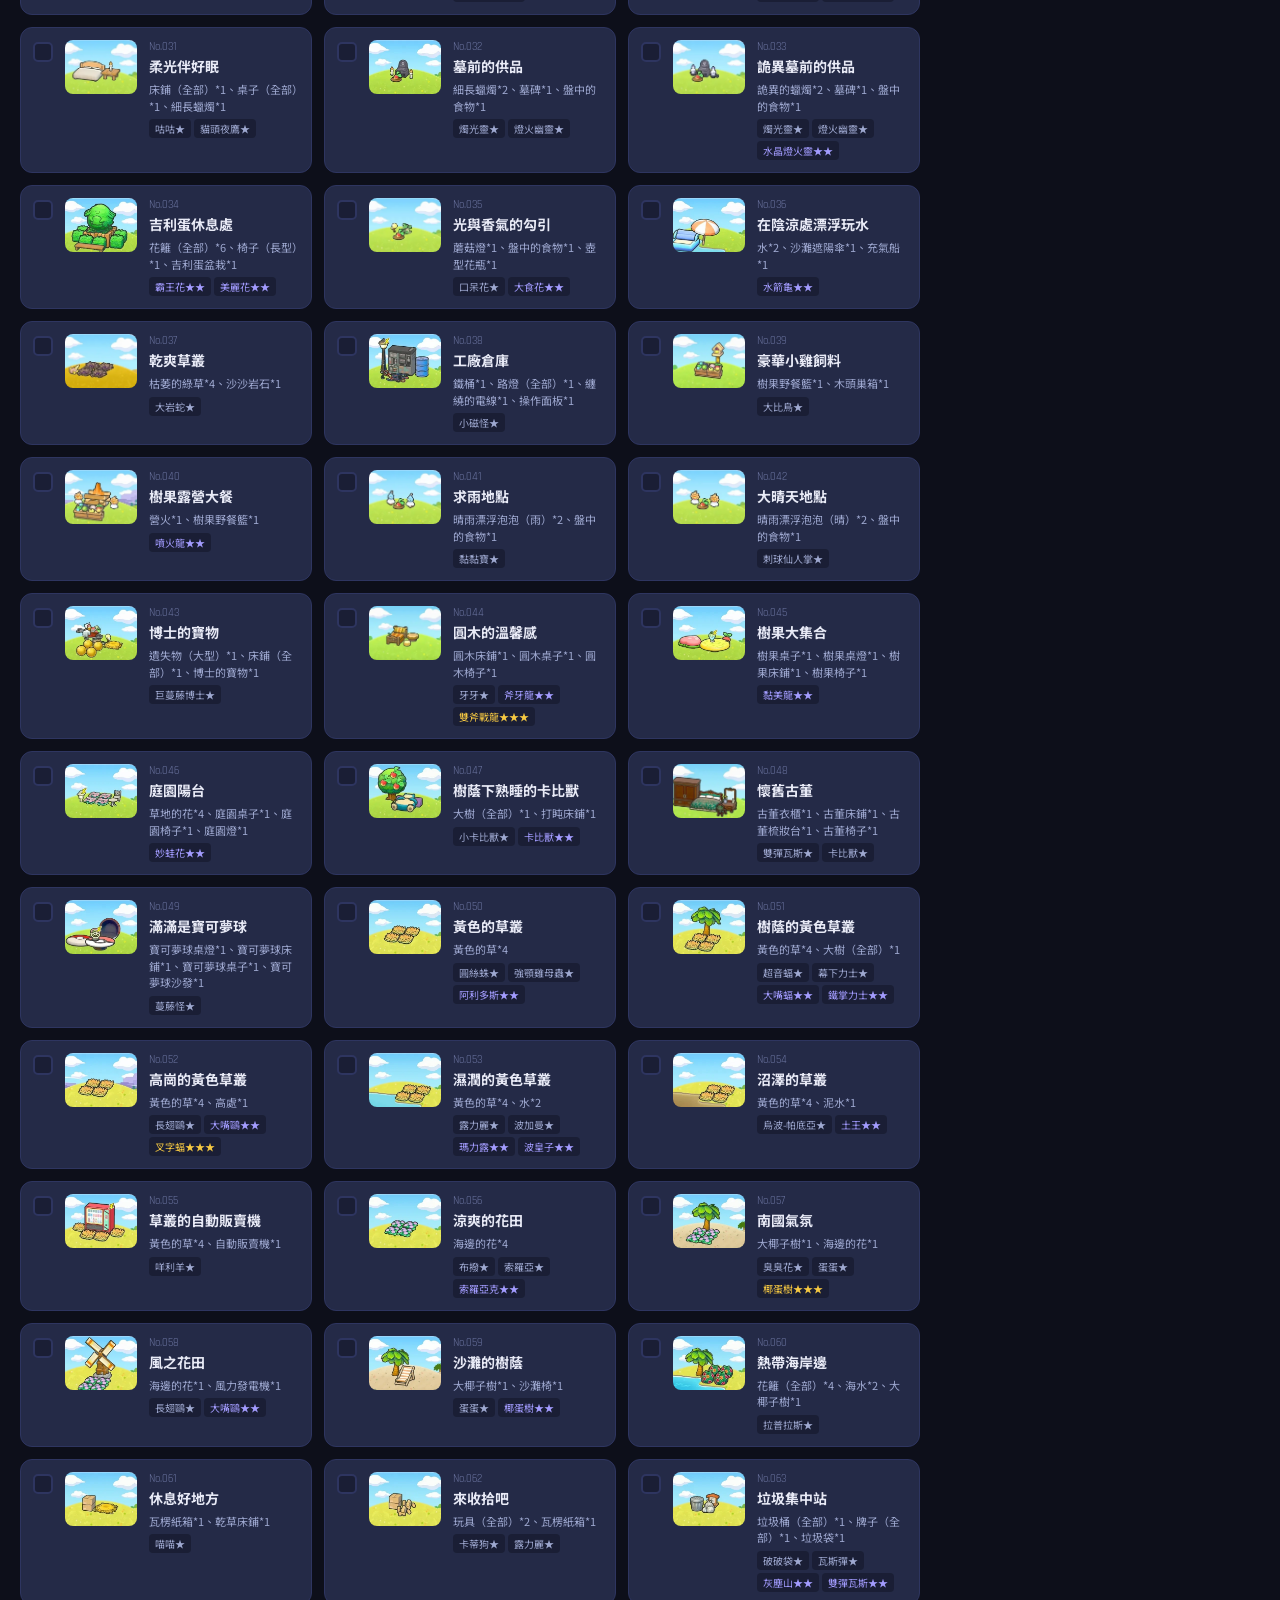
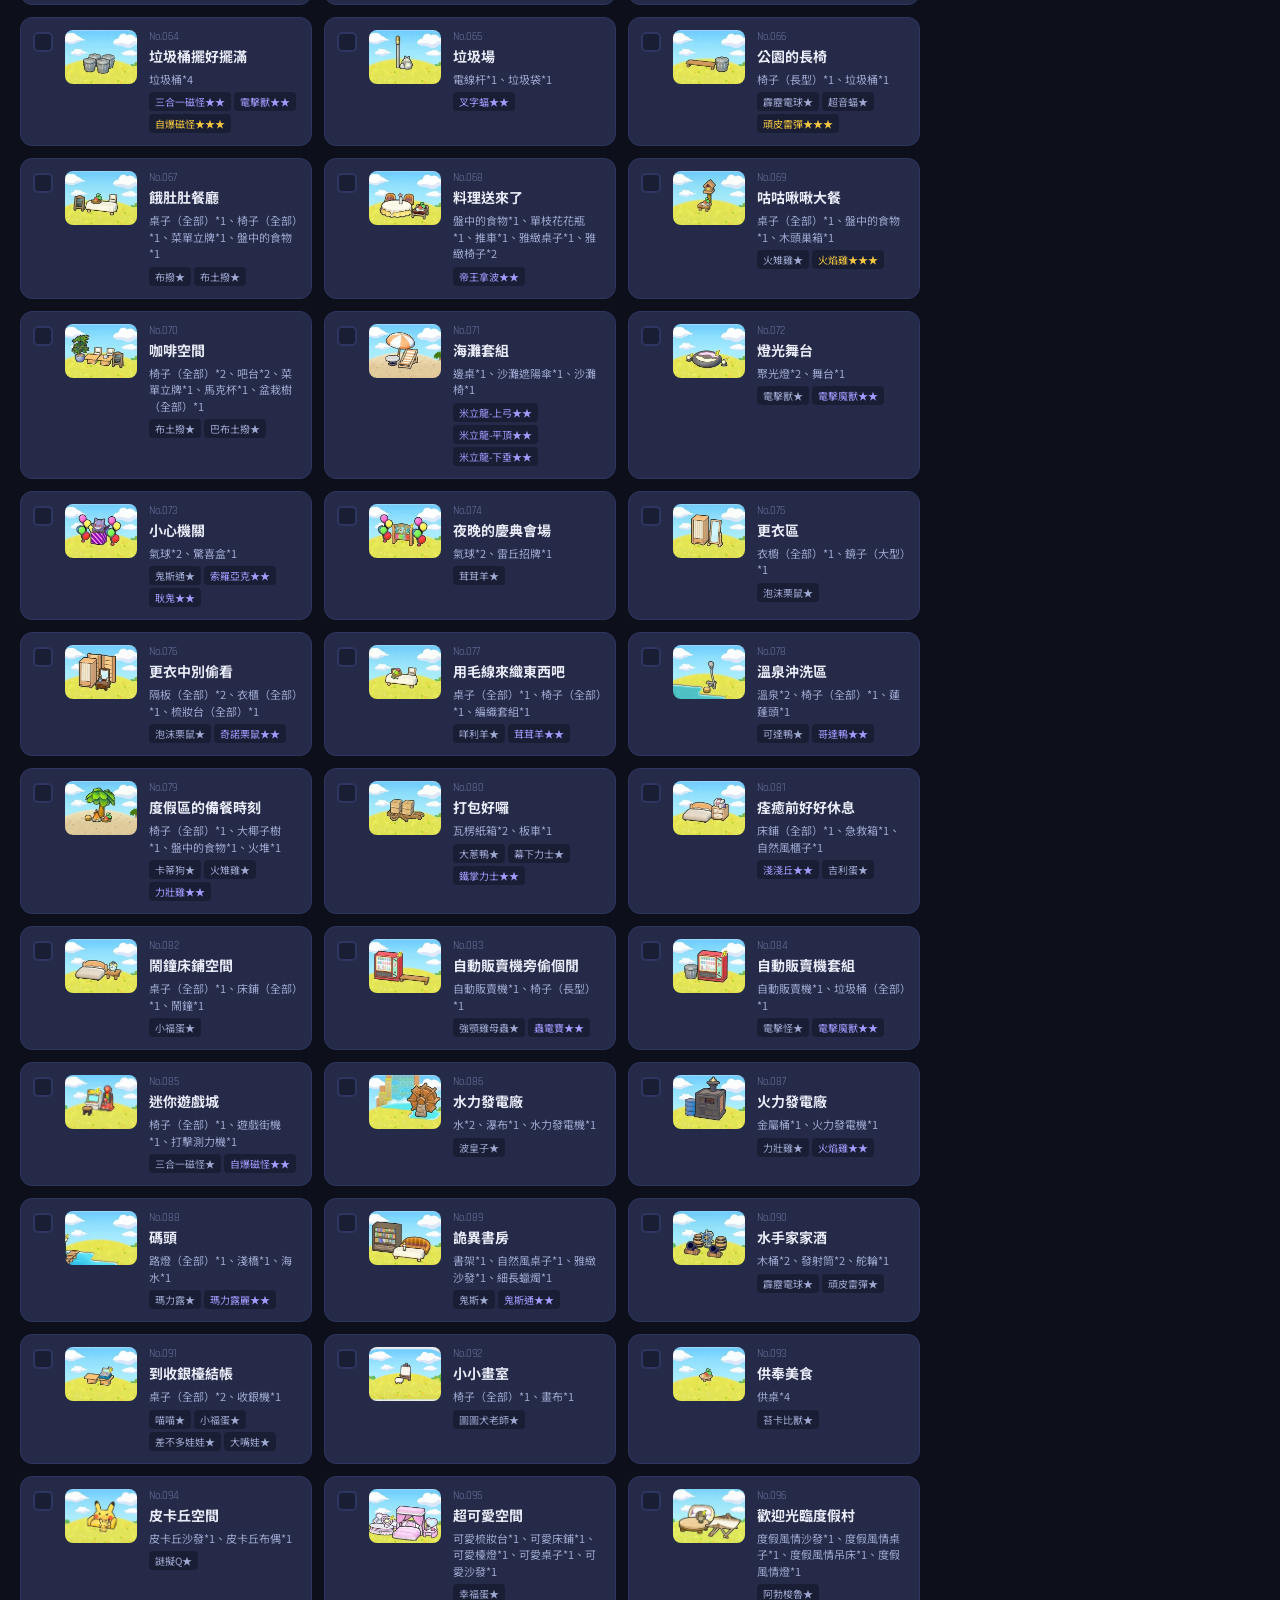
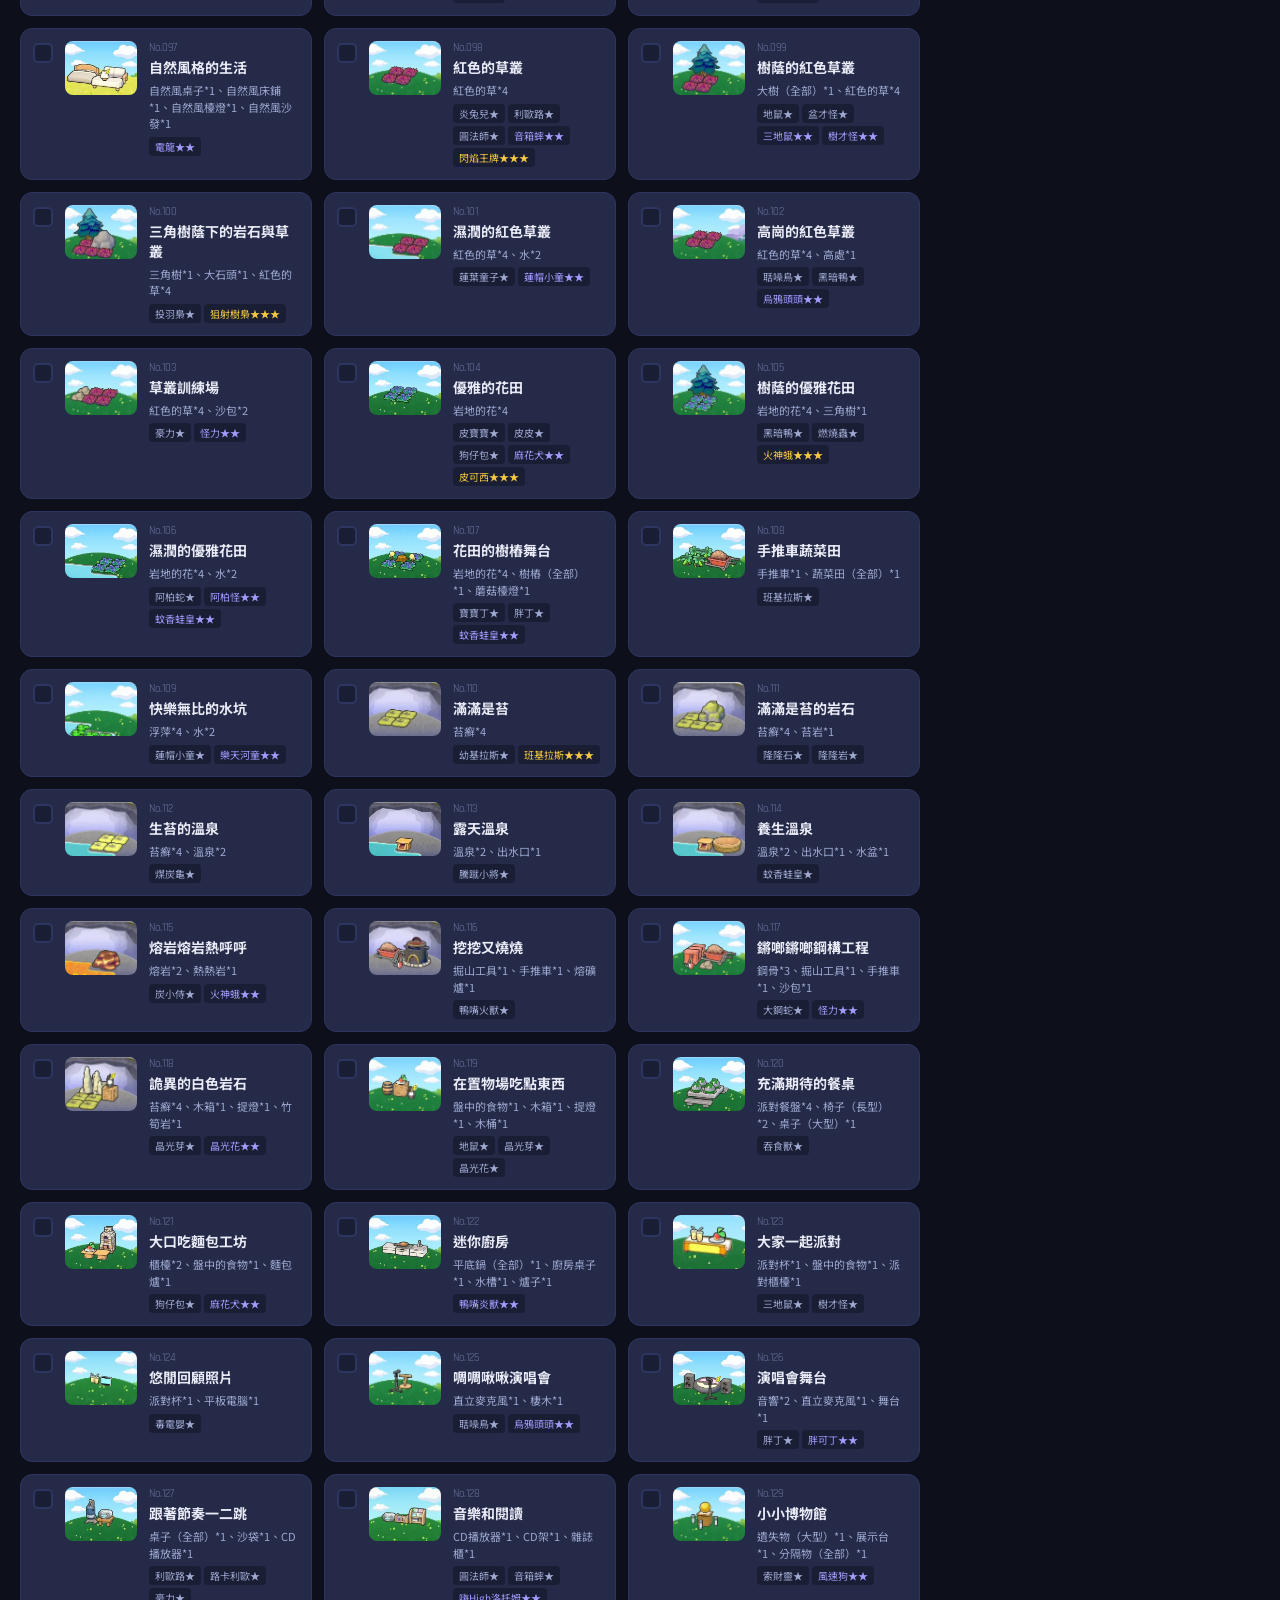
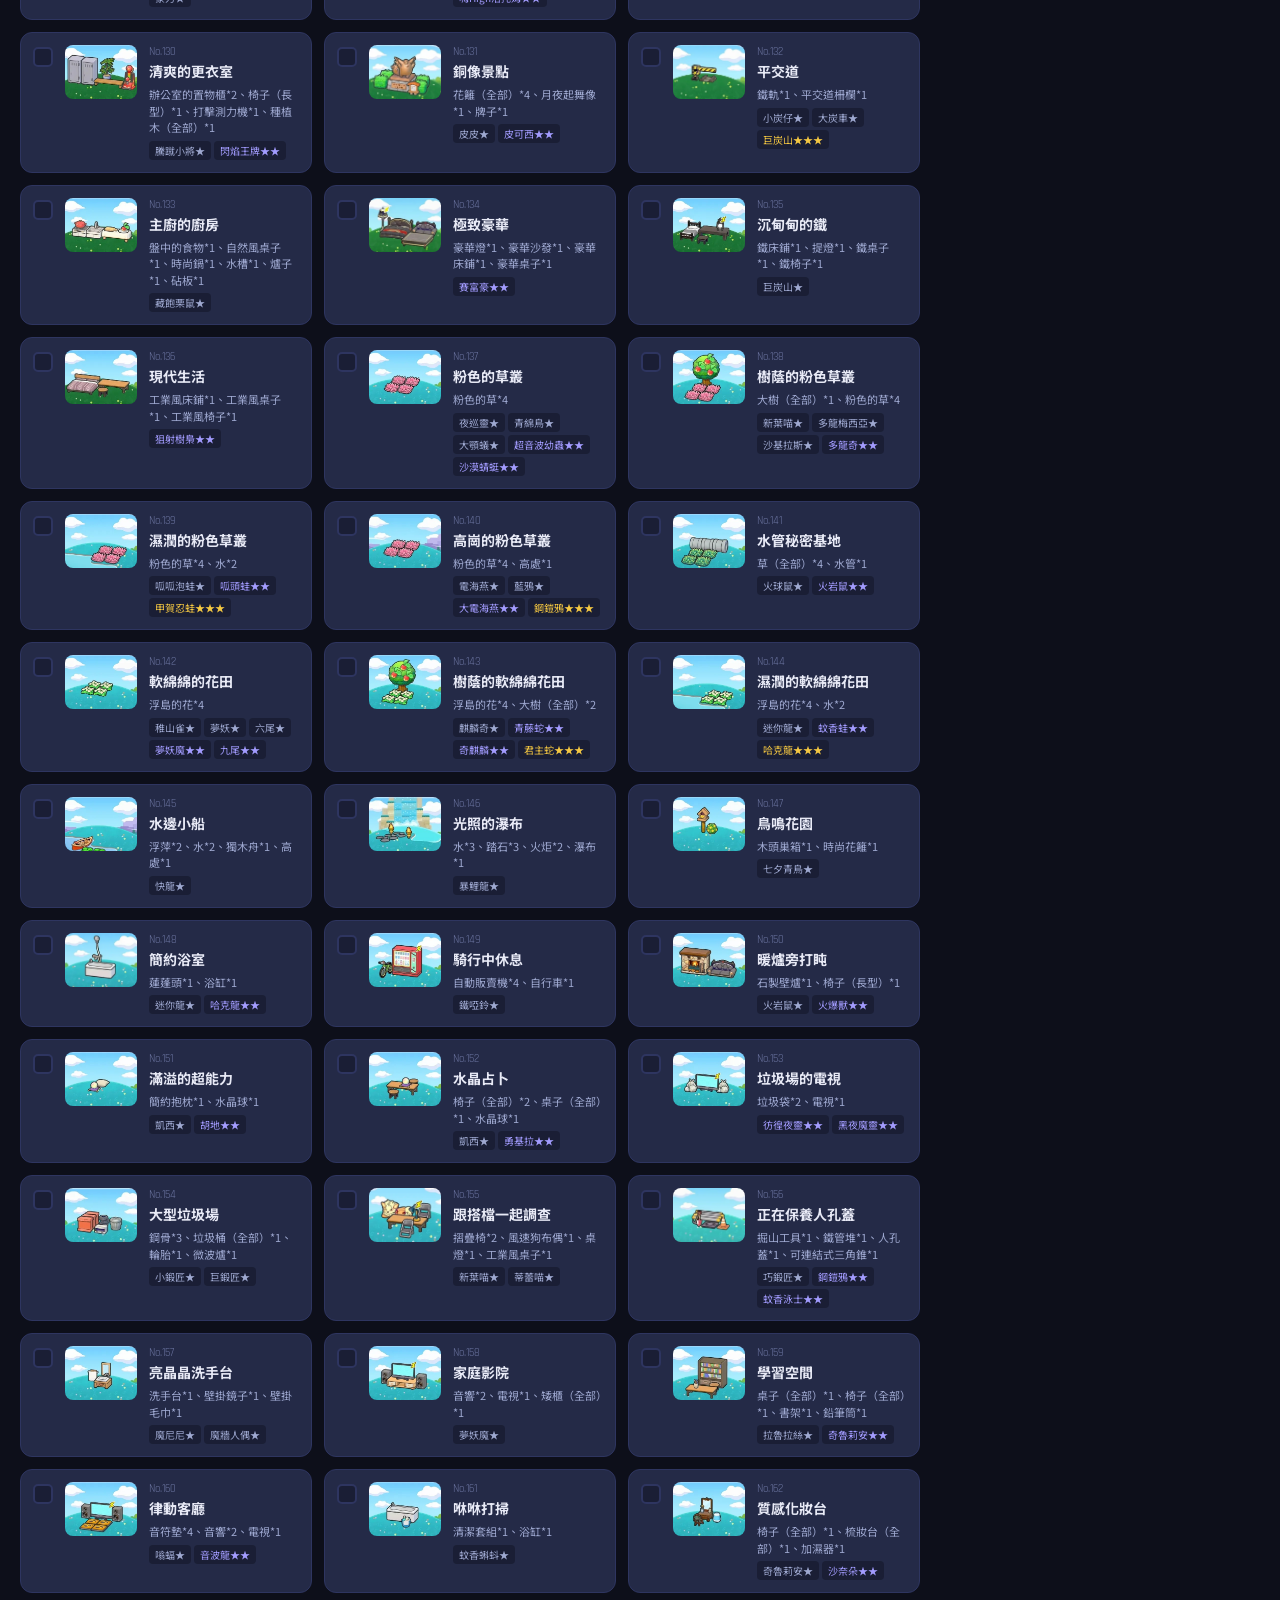
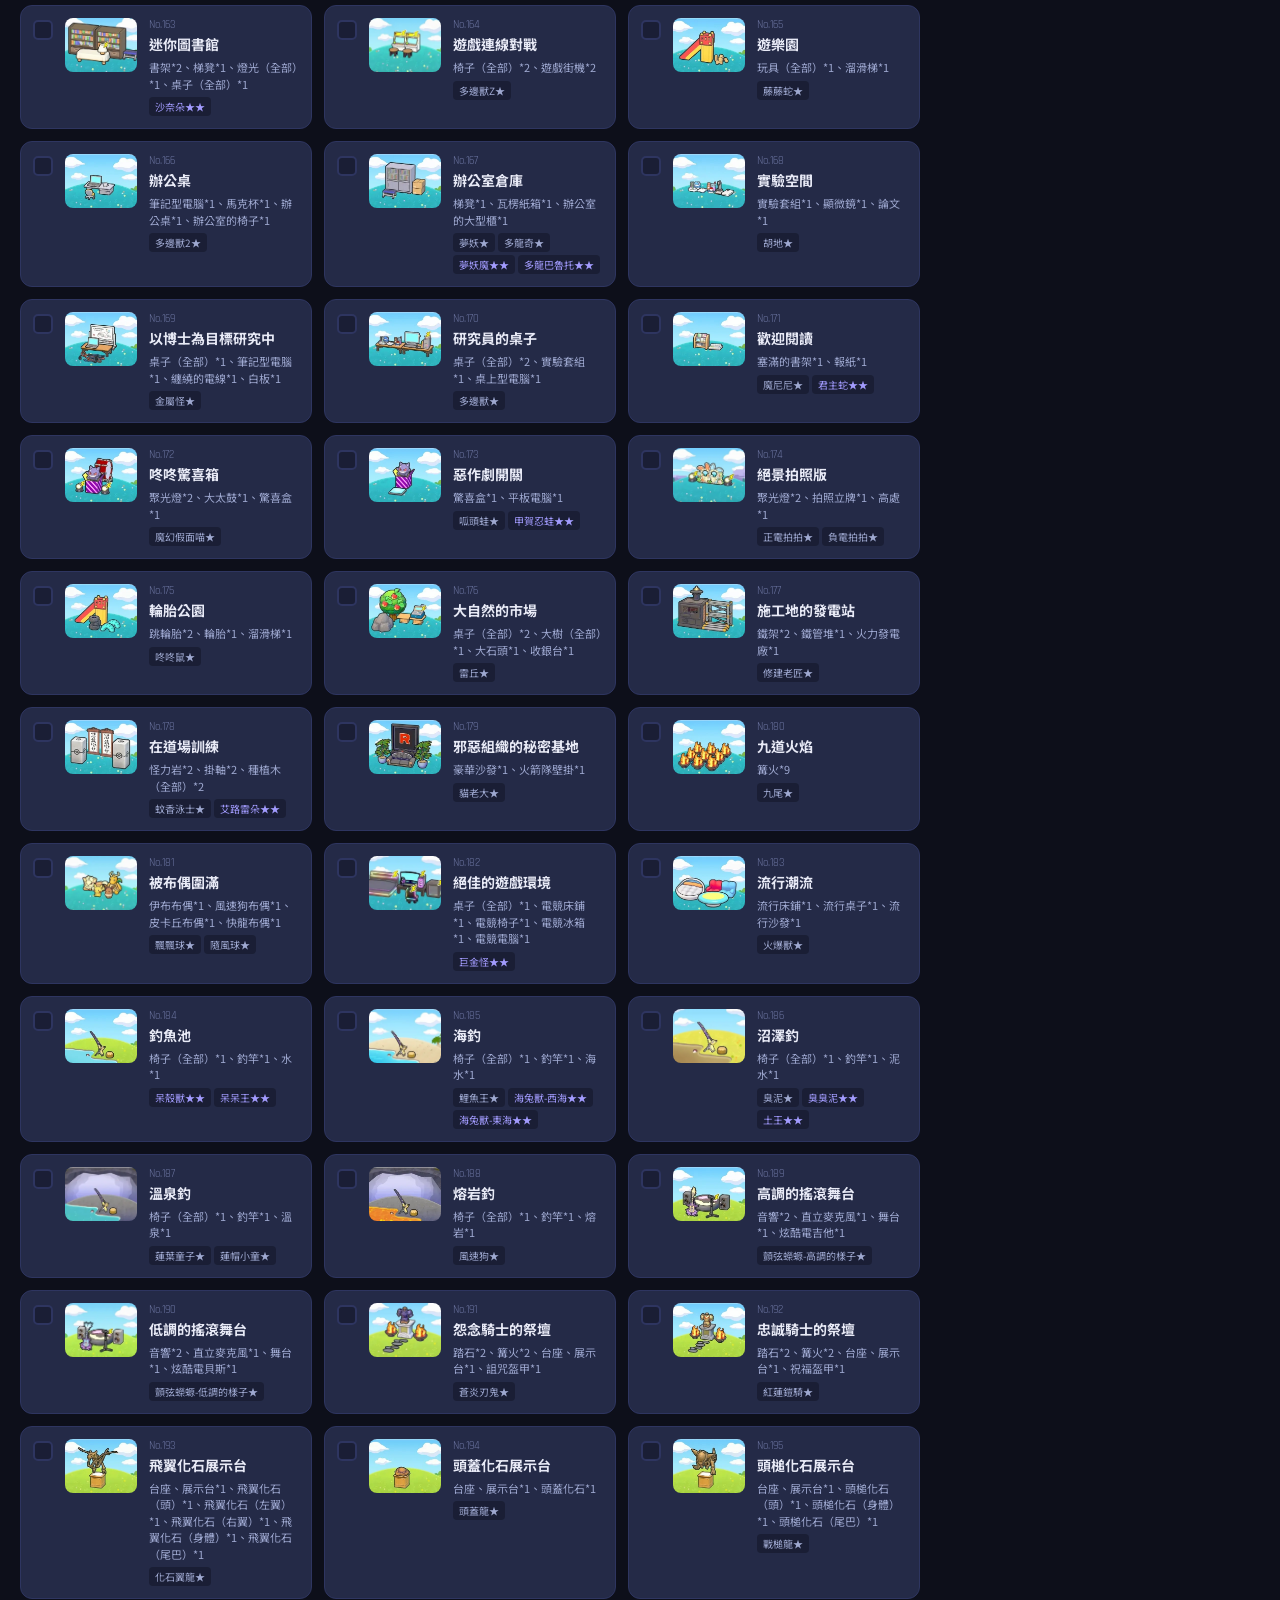
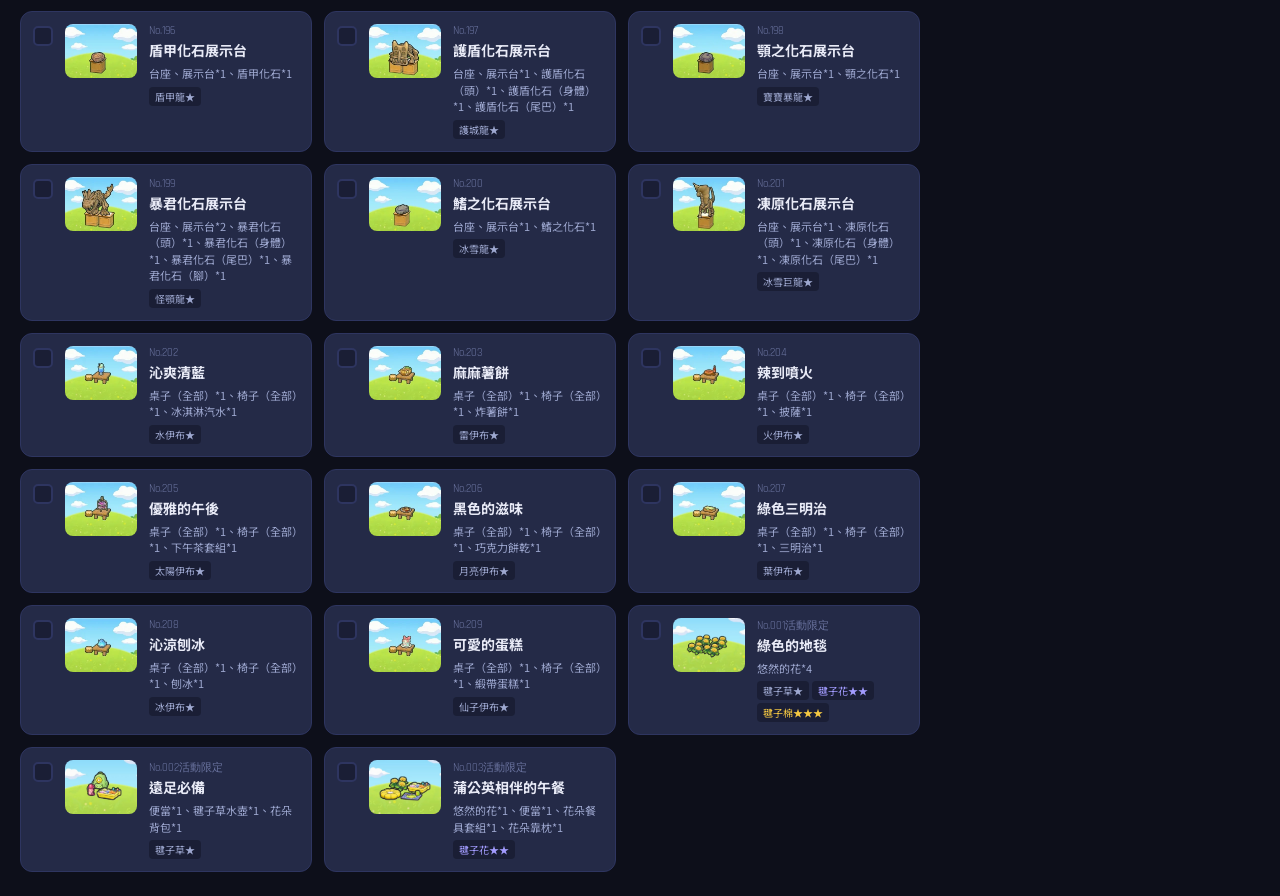
<file: habitats.html>
<!DOCTYPE html>
<html lang="zh-TW">

<head>
    <meta charset="UTF-8">
    <meta name="viewport" content="width=device-width, initial-scale=1.0">
    <title>棲息地 | Pokopia Guide</title>
    <link
        href="https://fonts.googleapis.com/css2?family=Noto+Sans+TC:wght@400;500;700;900&family=Rajdhani:wght@600;700&display=swap"
        rel="stylesheet">
    <link rel="stylesheet" href="css/base.css">
    <link rel="stylesheet" href="css/components.css">
    <link rel="stylesheet" href="css/pages.css">
</head>

<body>
    <main class="page">
        <div class="layout">
            <div class="list-col">
                <div class="search-wrap">
                    <input id="habSearch" type="text" placeholder="搜尋棲息地 / 材料 / 寶可夢">
                    <span class="icon">🔍</span>
                </div>

                <div id="habGrid" class="habitat-grid"></div>
            </div>

            <div class="side-col">
                <div class="side-panel">
                    <h3>所需材料 <span id="habCheckedCount" class="count-badge" style="display:none">0</span></h3>
                    <div class="page-actions">
                        <button class="btn danger" id="clearHabitatsBtn" type="button">清除勾選</button>
                    </div>
                    <div id="habEmpty" class="empty">尚未選擇棲息地</div>
                    <div id="habMaterials"></div>
                </div>
            </div>
        </div>
    </main>

    <script src="js/shared/constants.js"></script>
    <script src="js/shared/utils.js"></script>
    <script src="js/shared/layout.js"></script>
    <script src="js/shared/data.js"></script>
    <script src="js/pages/habitats.js"></script>
</body>

</html>
</file>
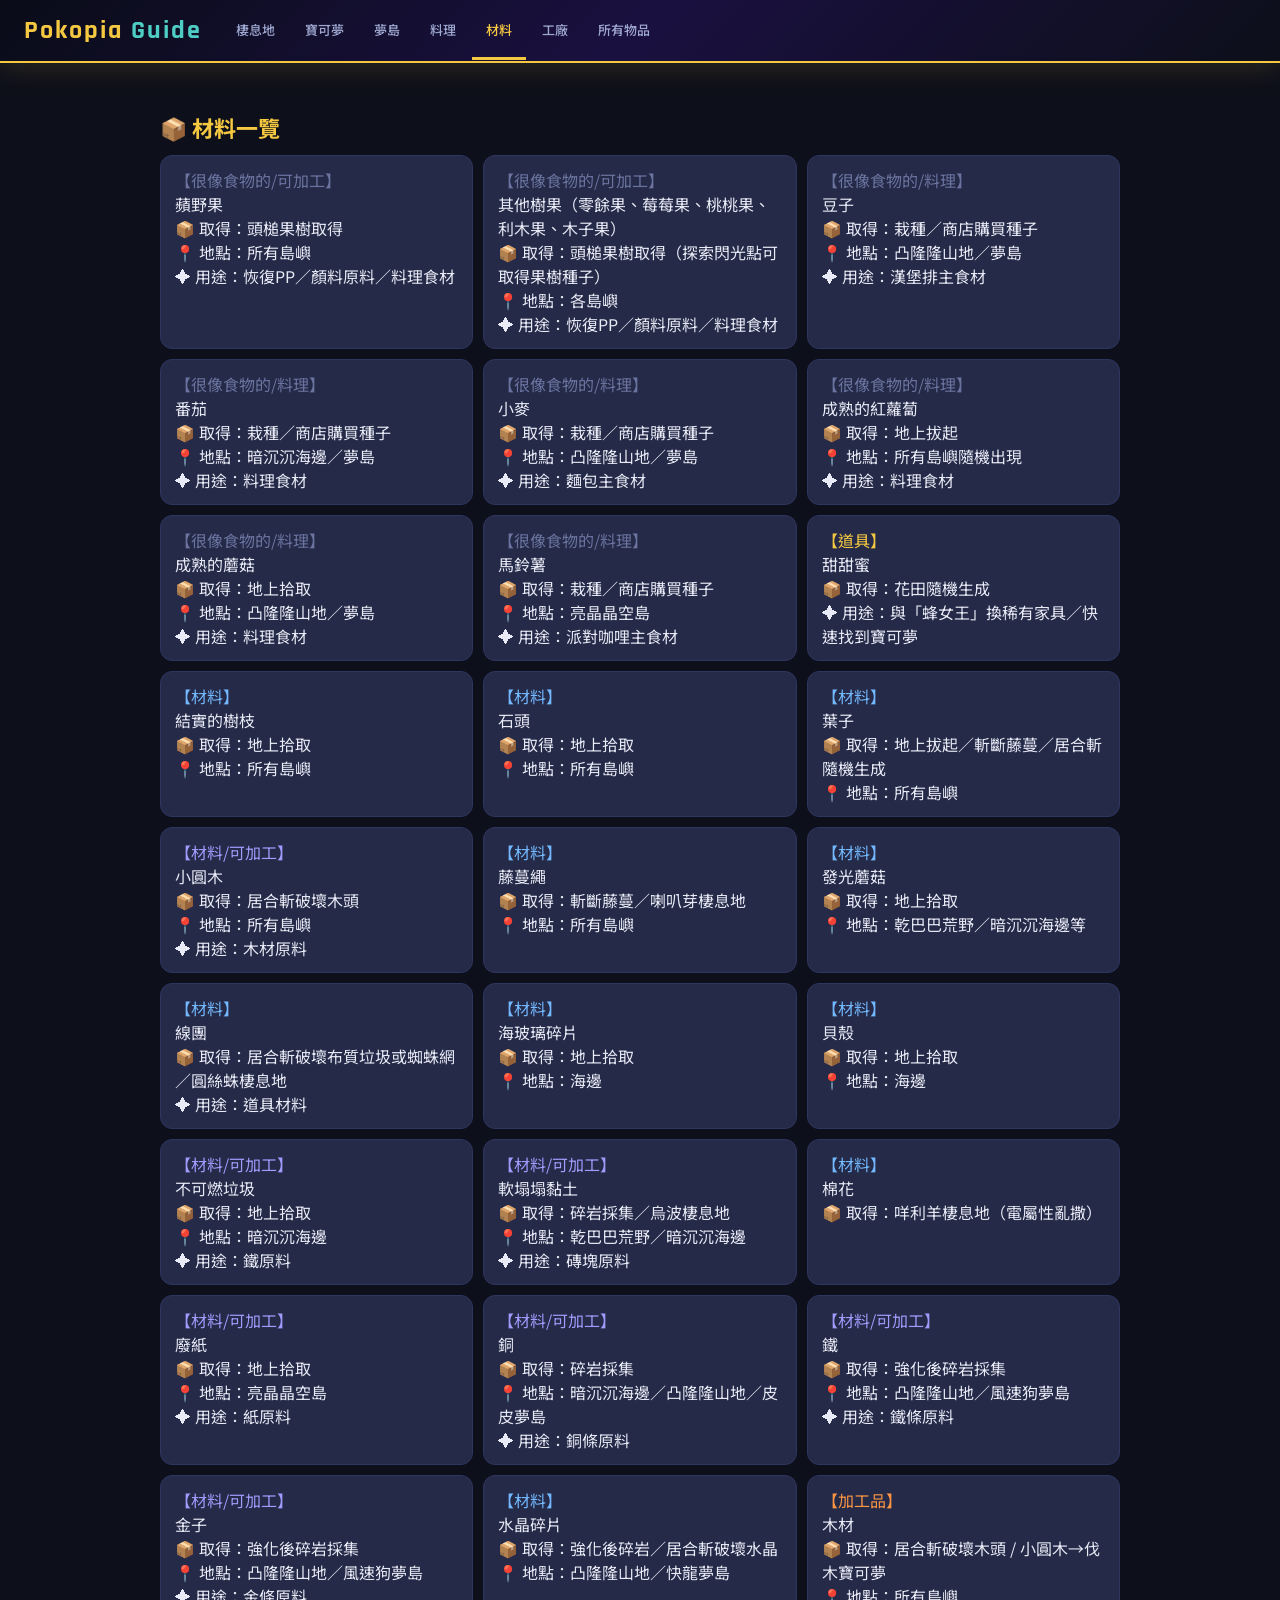
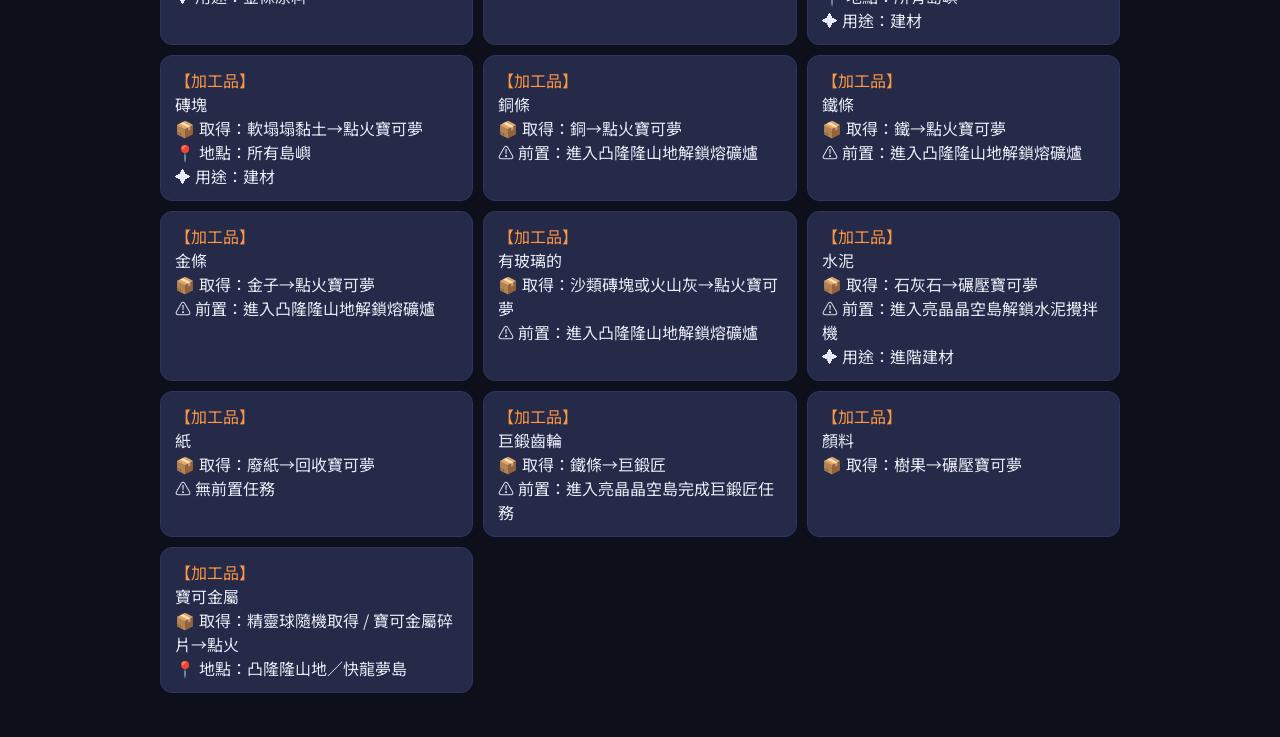
<file: materials.html>
<!DOCTYPE html>
<html lang="zh-TW">

<head>
    <meta charset="UTF-8">
    <meta name="viewport" content="width=device-width, initial-scale=1.0">
    <title>材料 | Pokopia Guide</title>
    <link
        href="https://fonts.googleapis.com/css2?family=Noto+Sans+TC:wght@400;500;700;900&family=Rajdhani:wght@600;700&display=swap"
        rel="stylesheet">
    <link rel="stylesheet" href="css/base.css">
    <link rel="stylesheet" href="css/components.css">
    <link rel="stylesheet" href="css/pages.css">
</head>

<body>
    <main class="page">
        <div class="content-page">
            <h2>📦 材料一覽</h2>
            <!-- 先把你原本材料頁靜態內容貼這裡 -->
            <div id="matGrid" class="mat-grid"></div>
        </div>
    </main>

    <script src="js/shared/utils.js"></script>
    <script src="js/shared/layout.js"></script>
    <script src="js/shared/data.js"></script>
    <script src="js/pages/materials.js"></script>
</body>

</html>
</file>
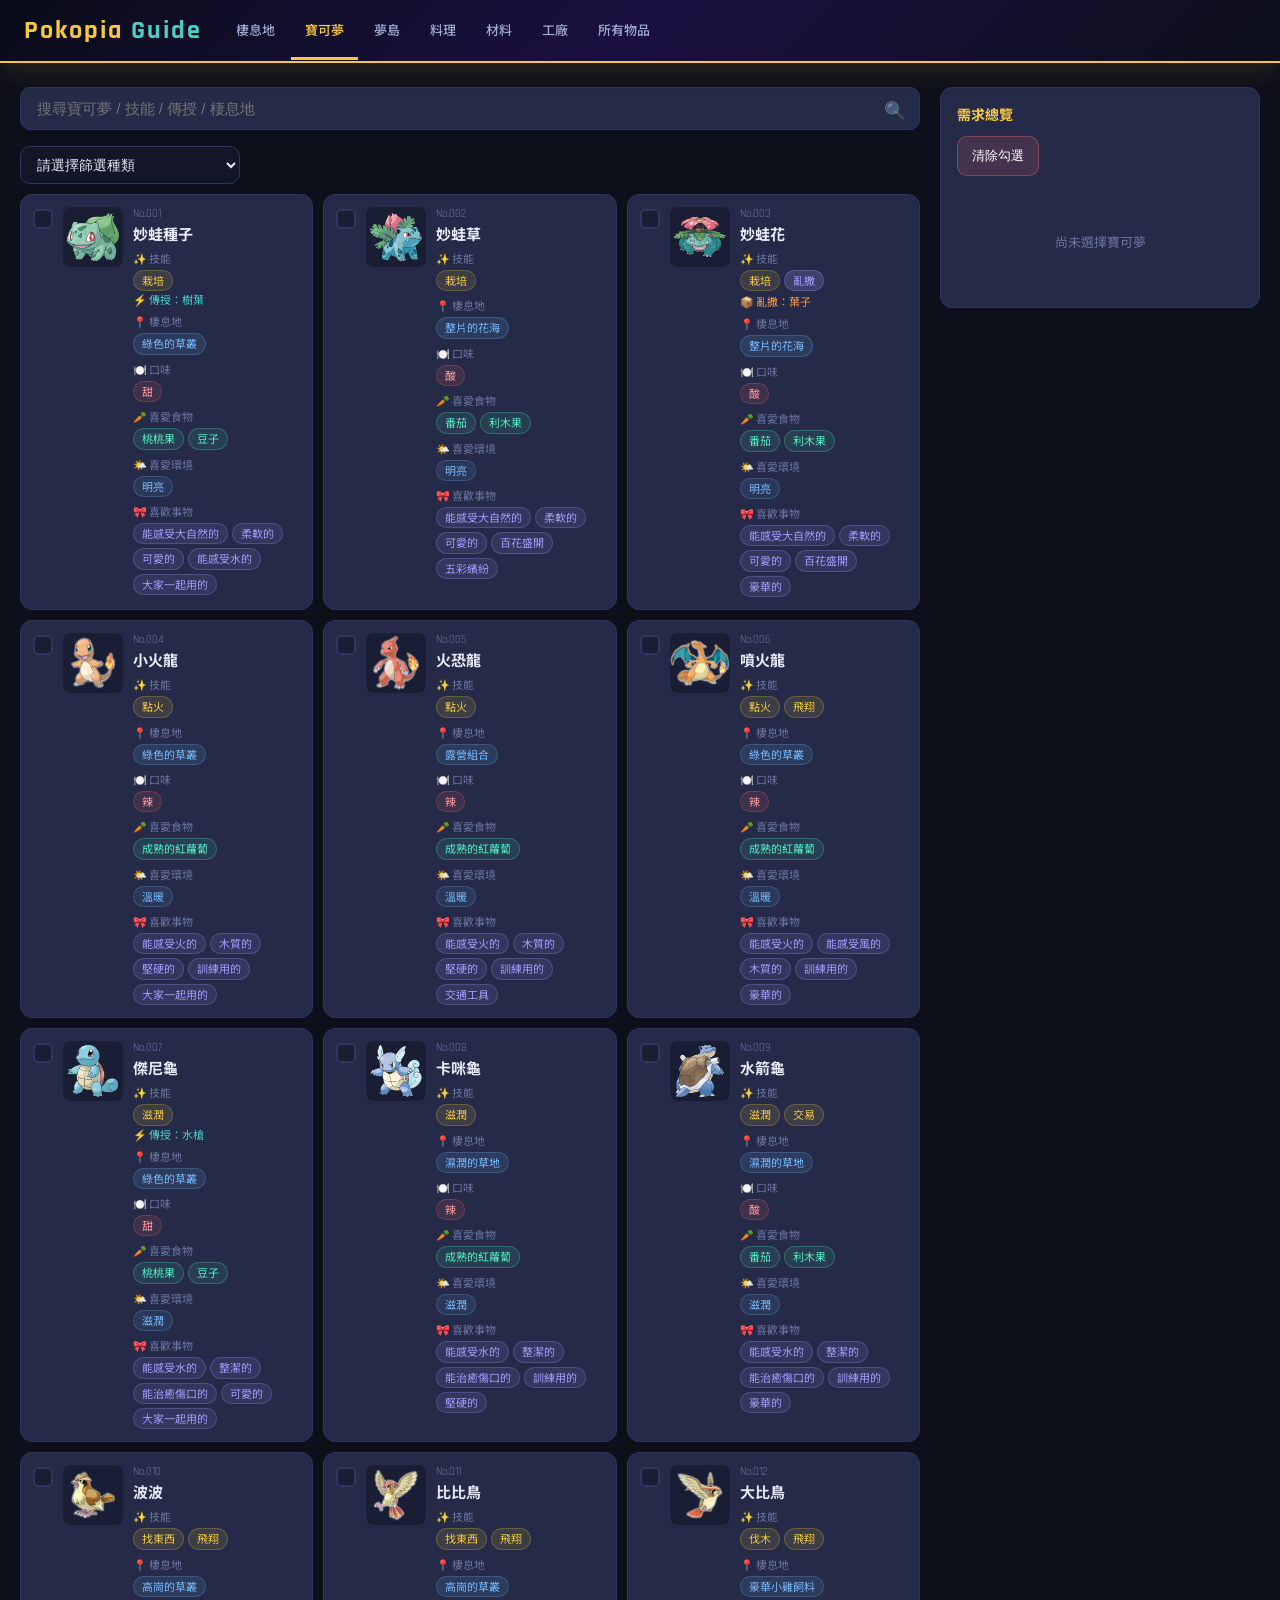
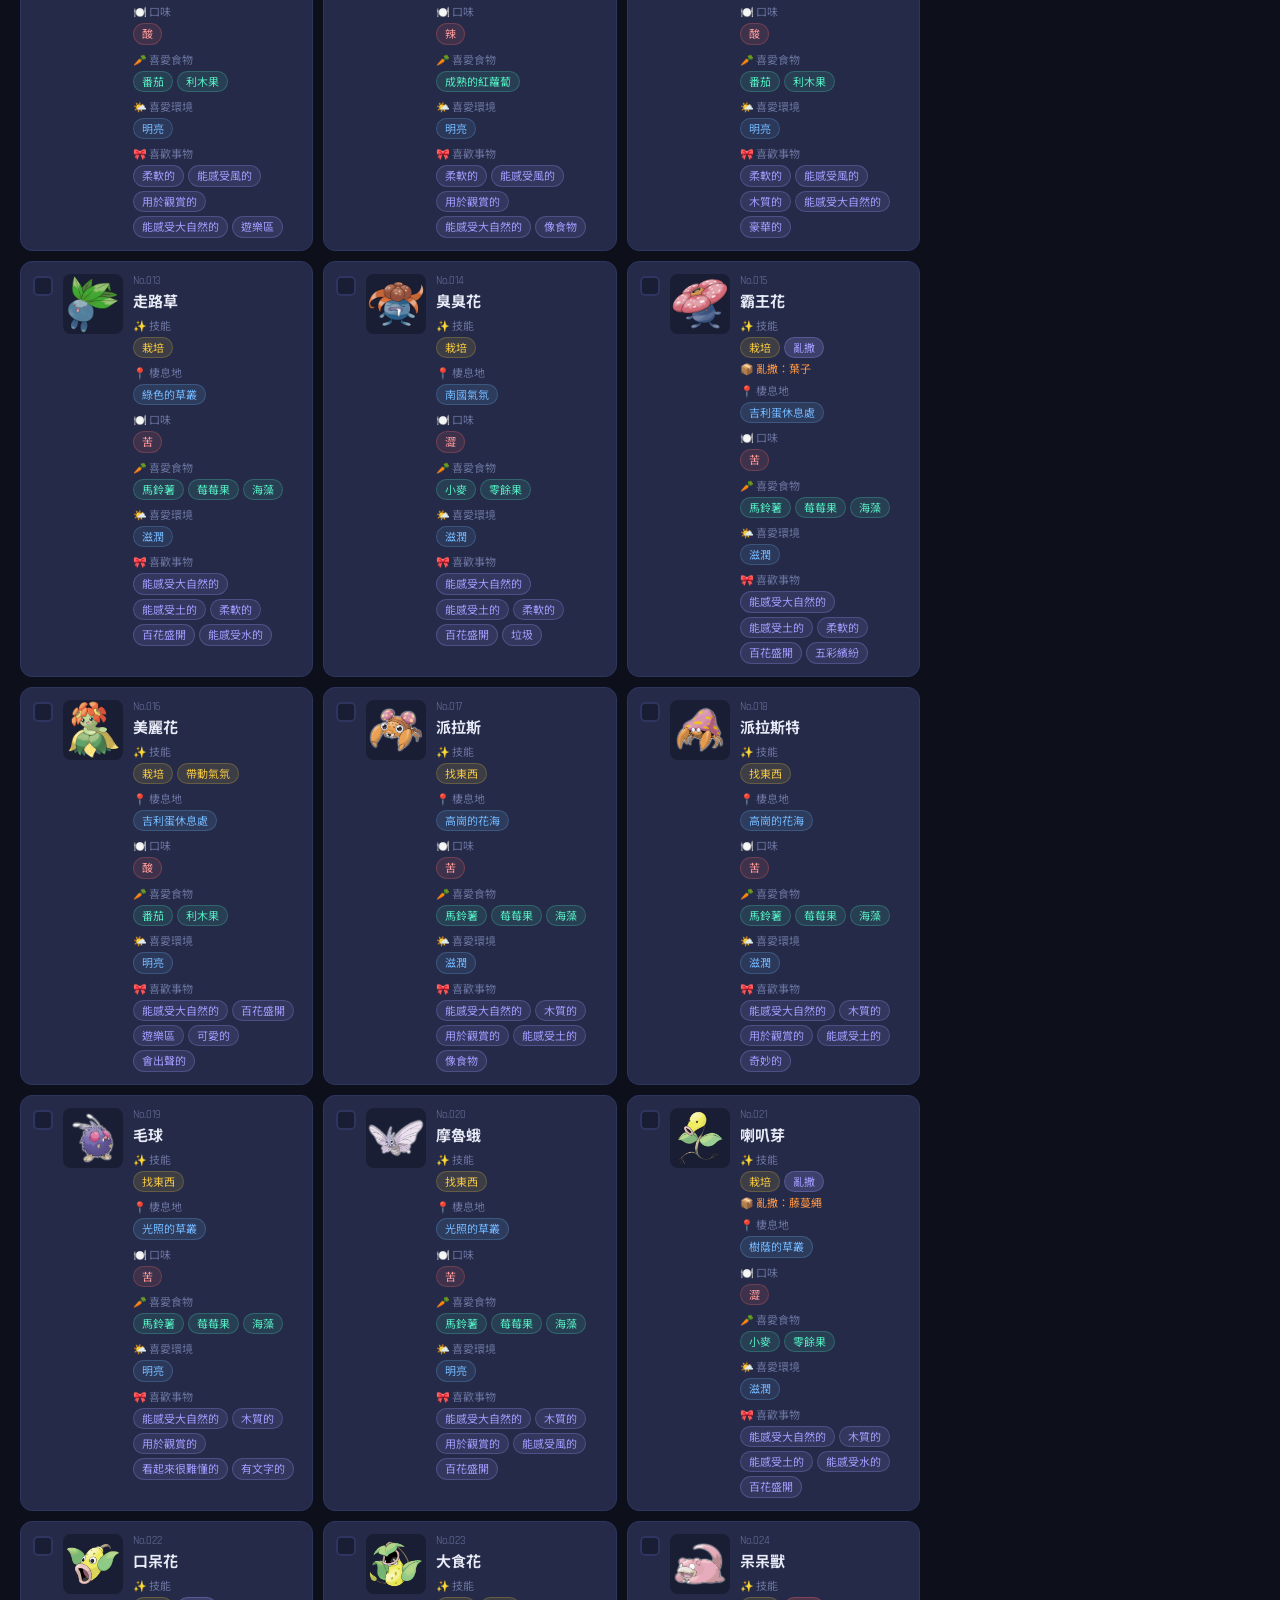
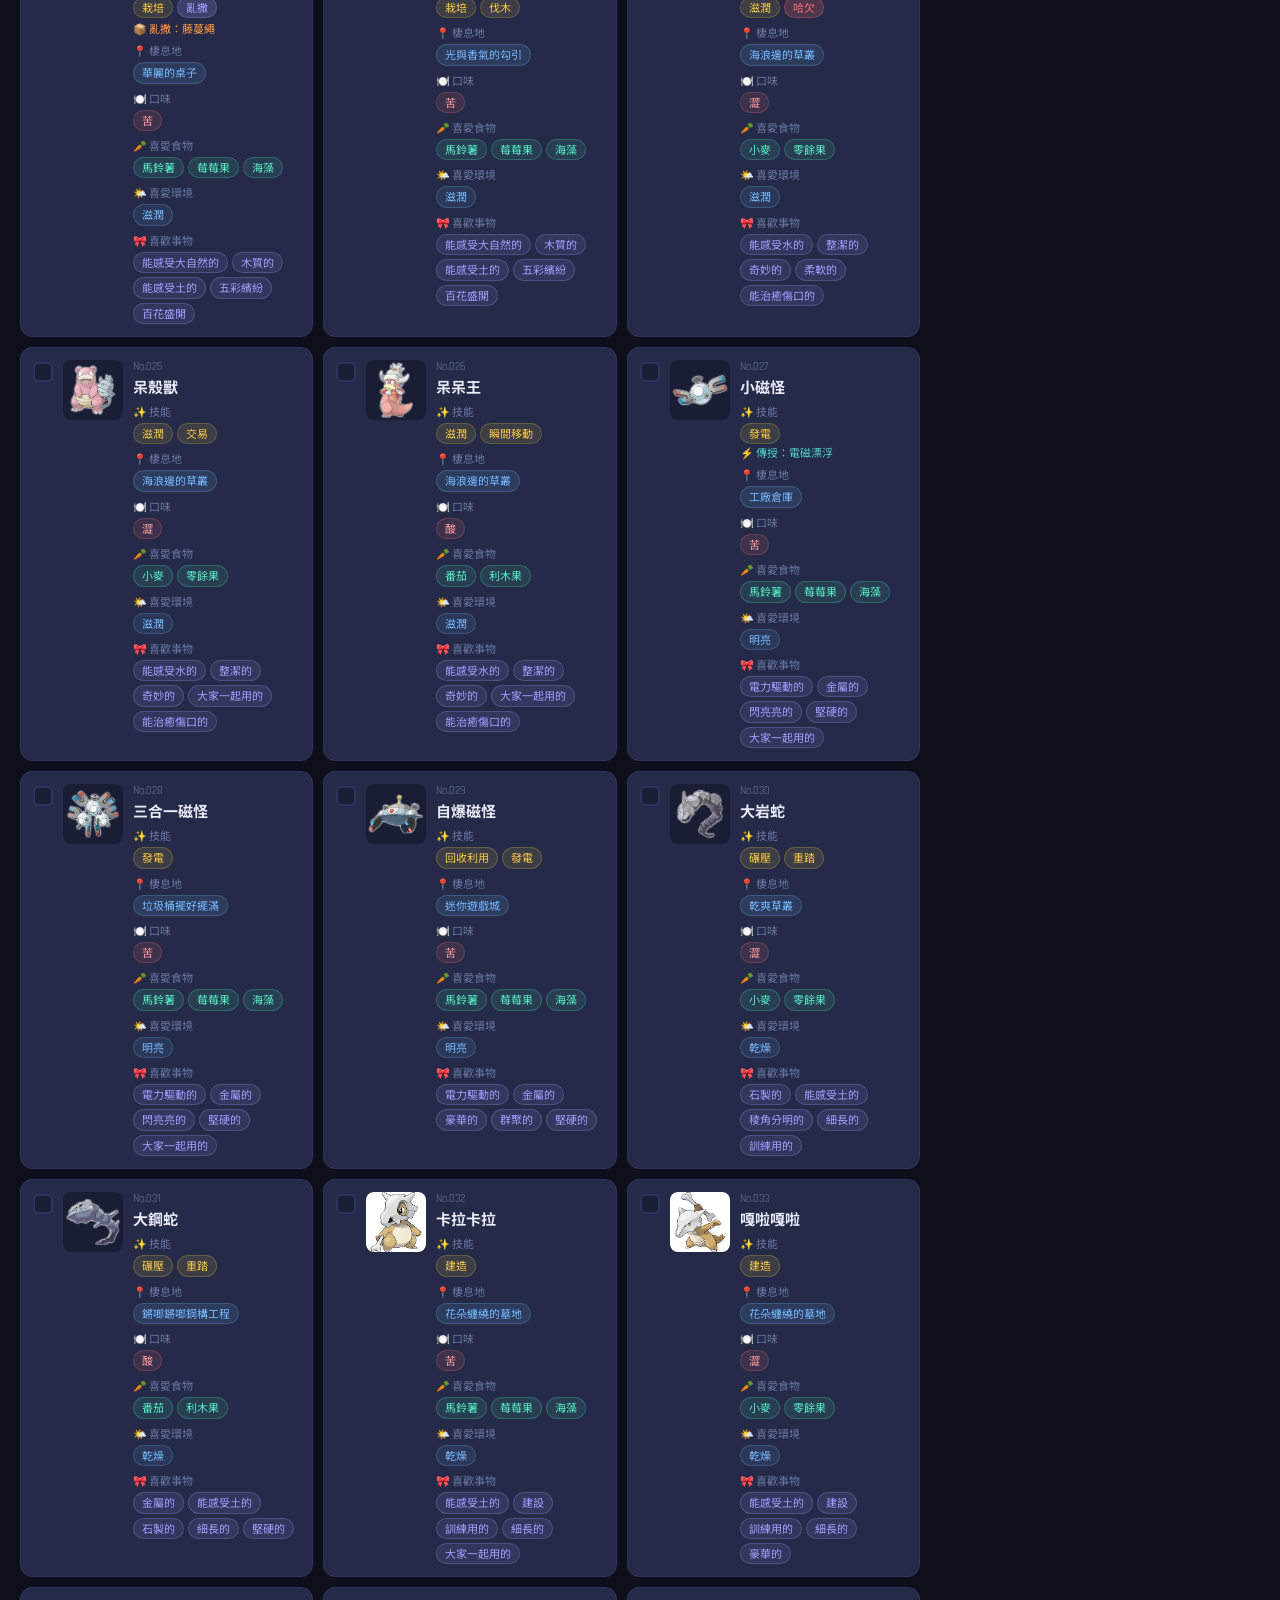
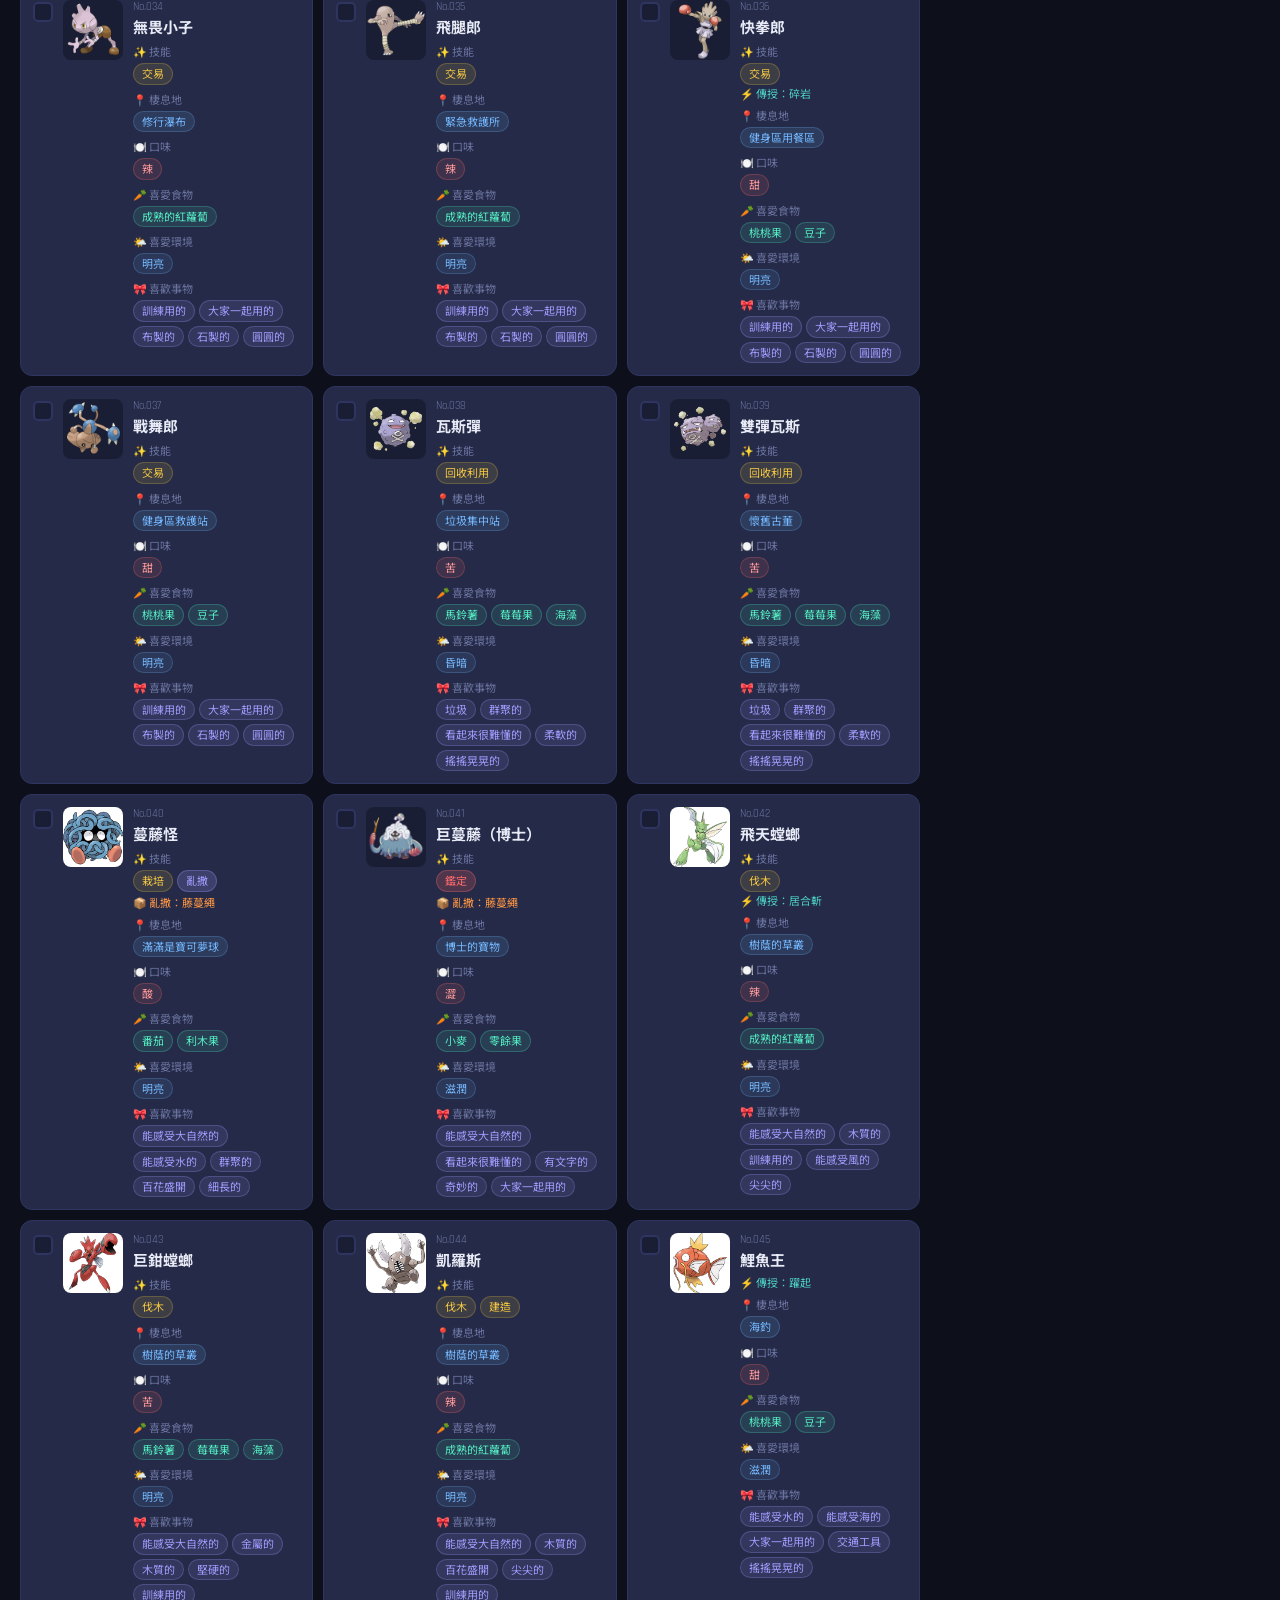
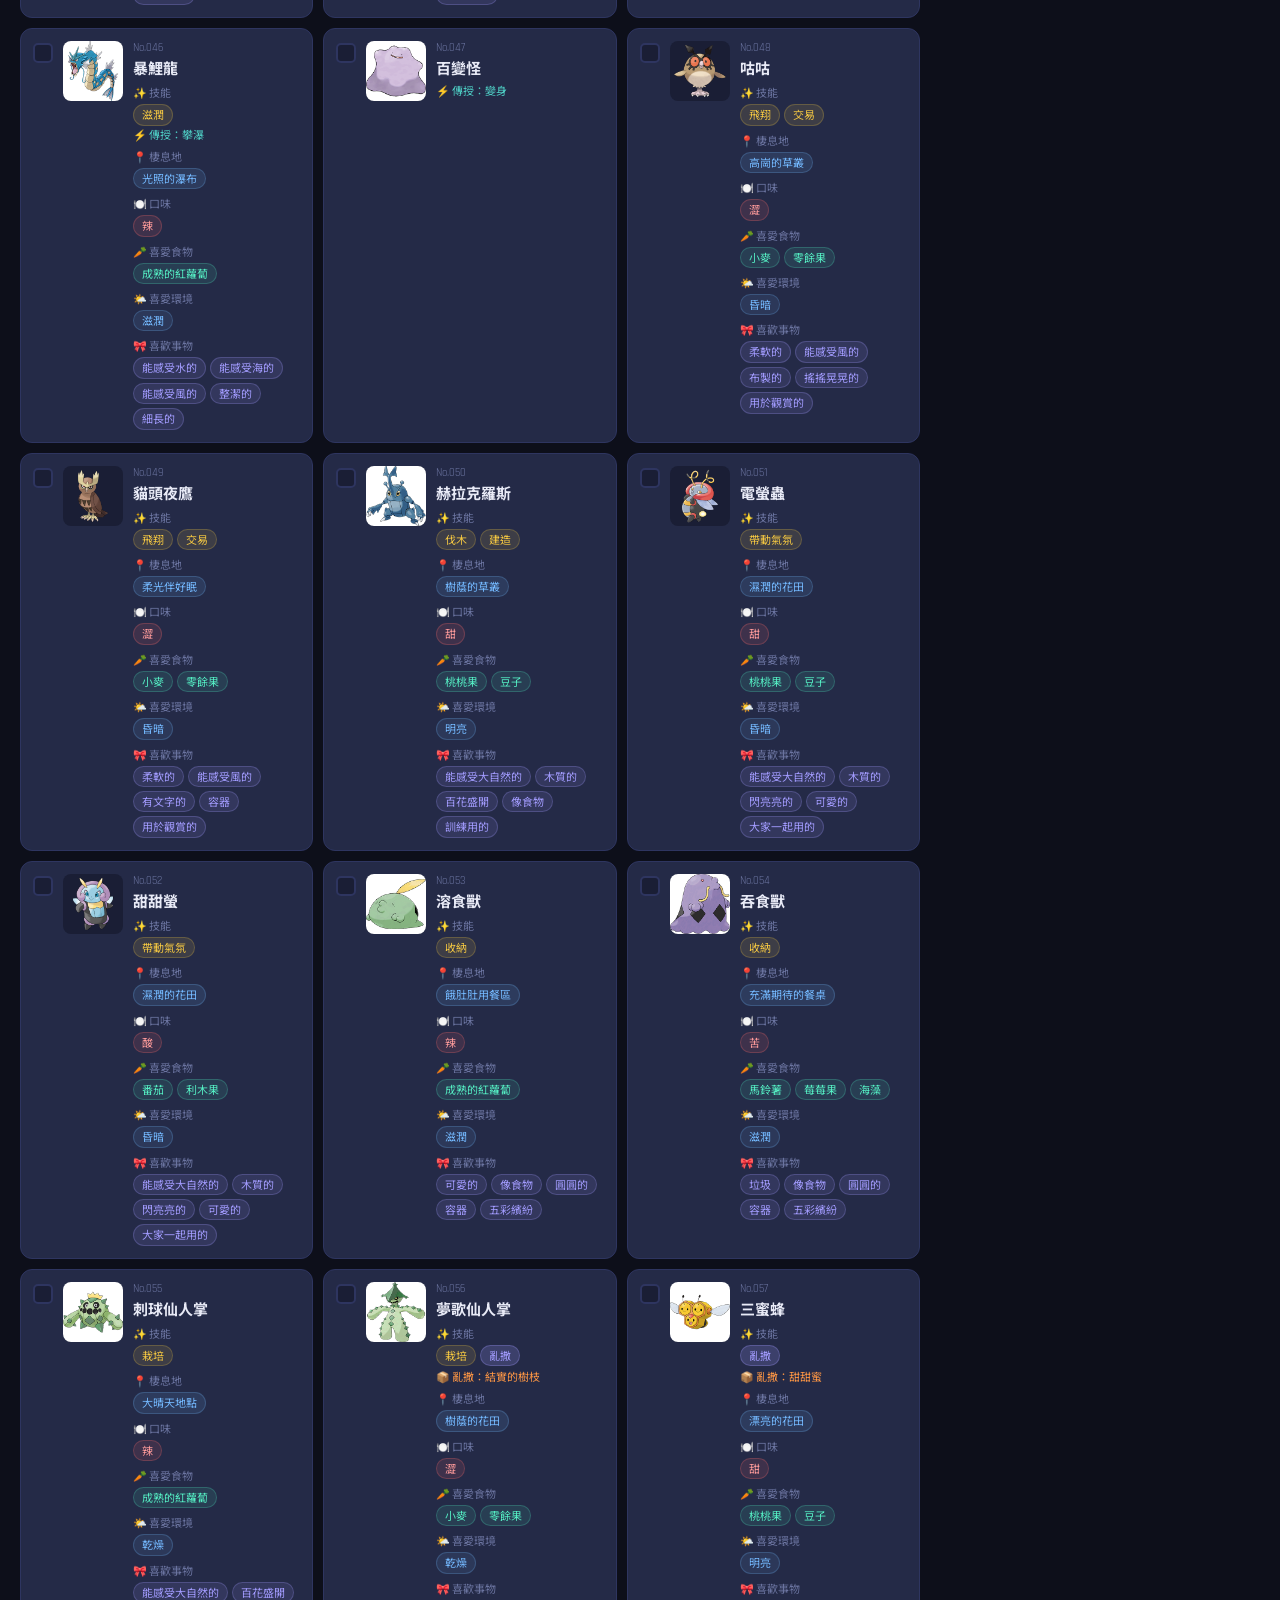
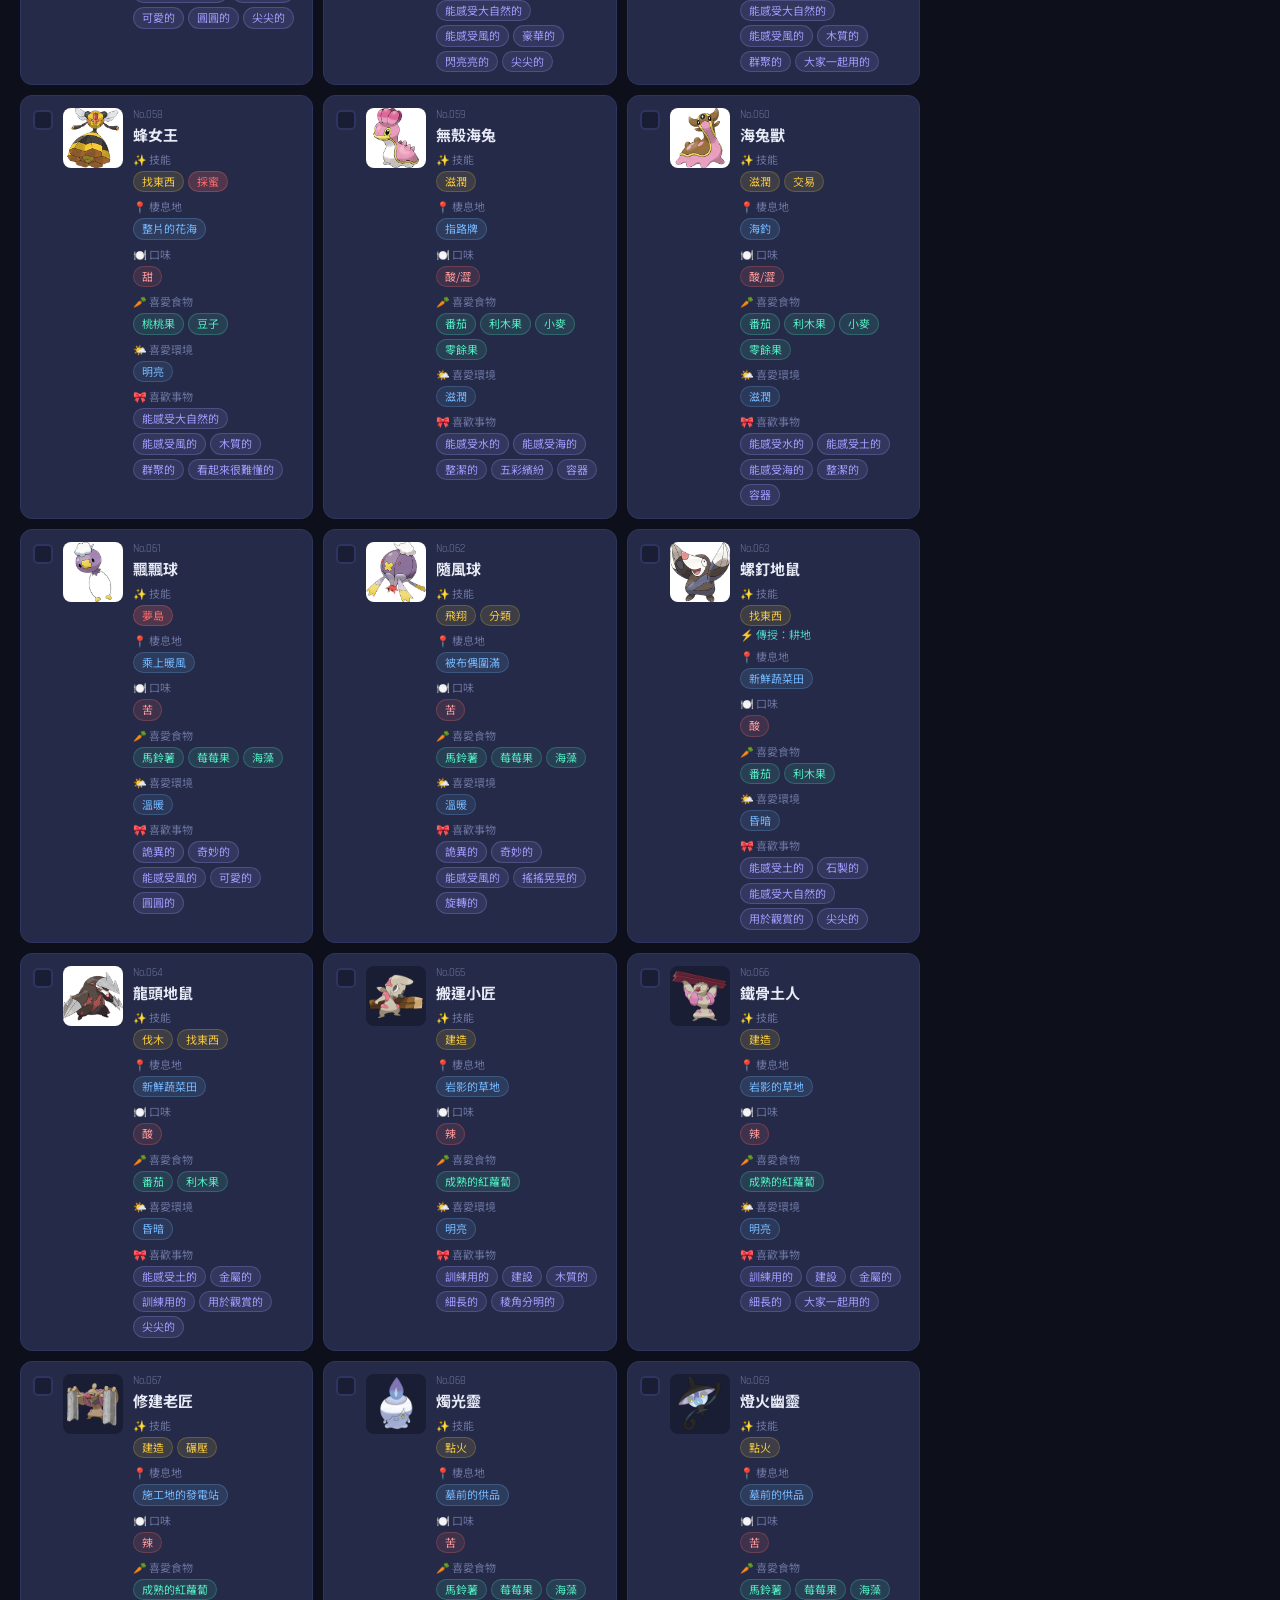
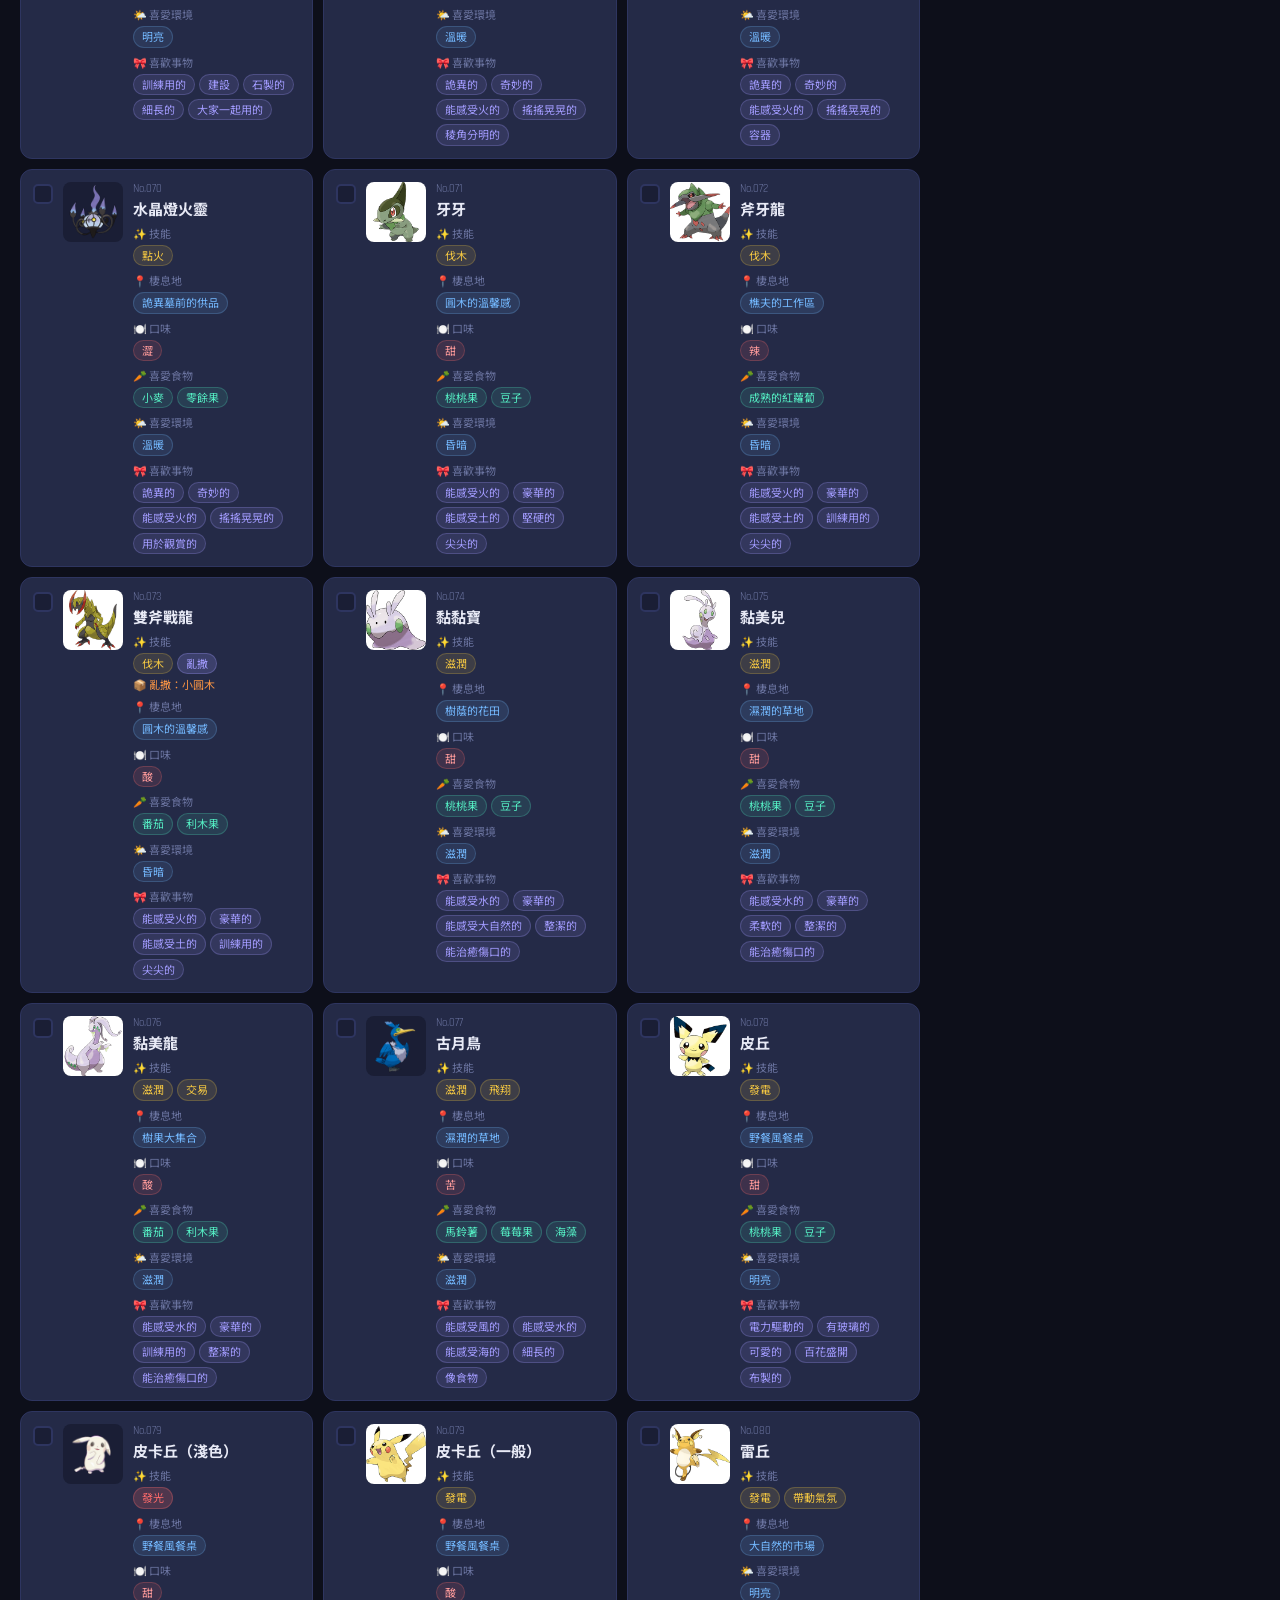
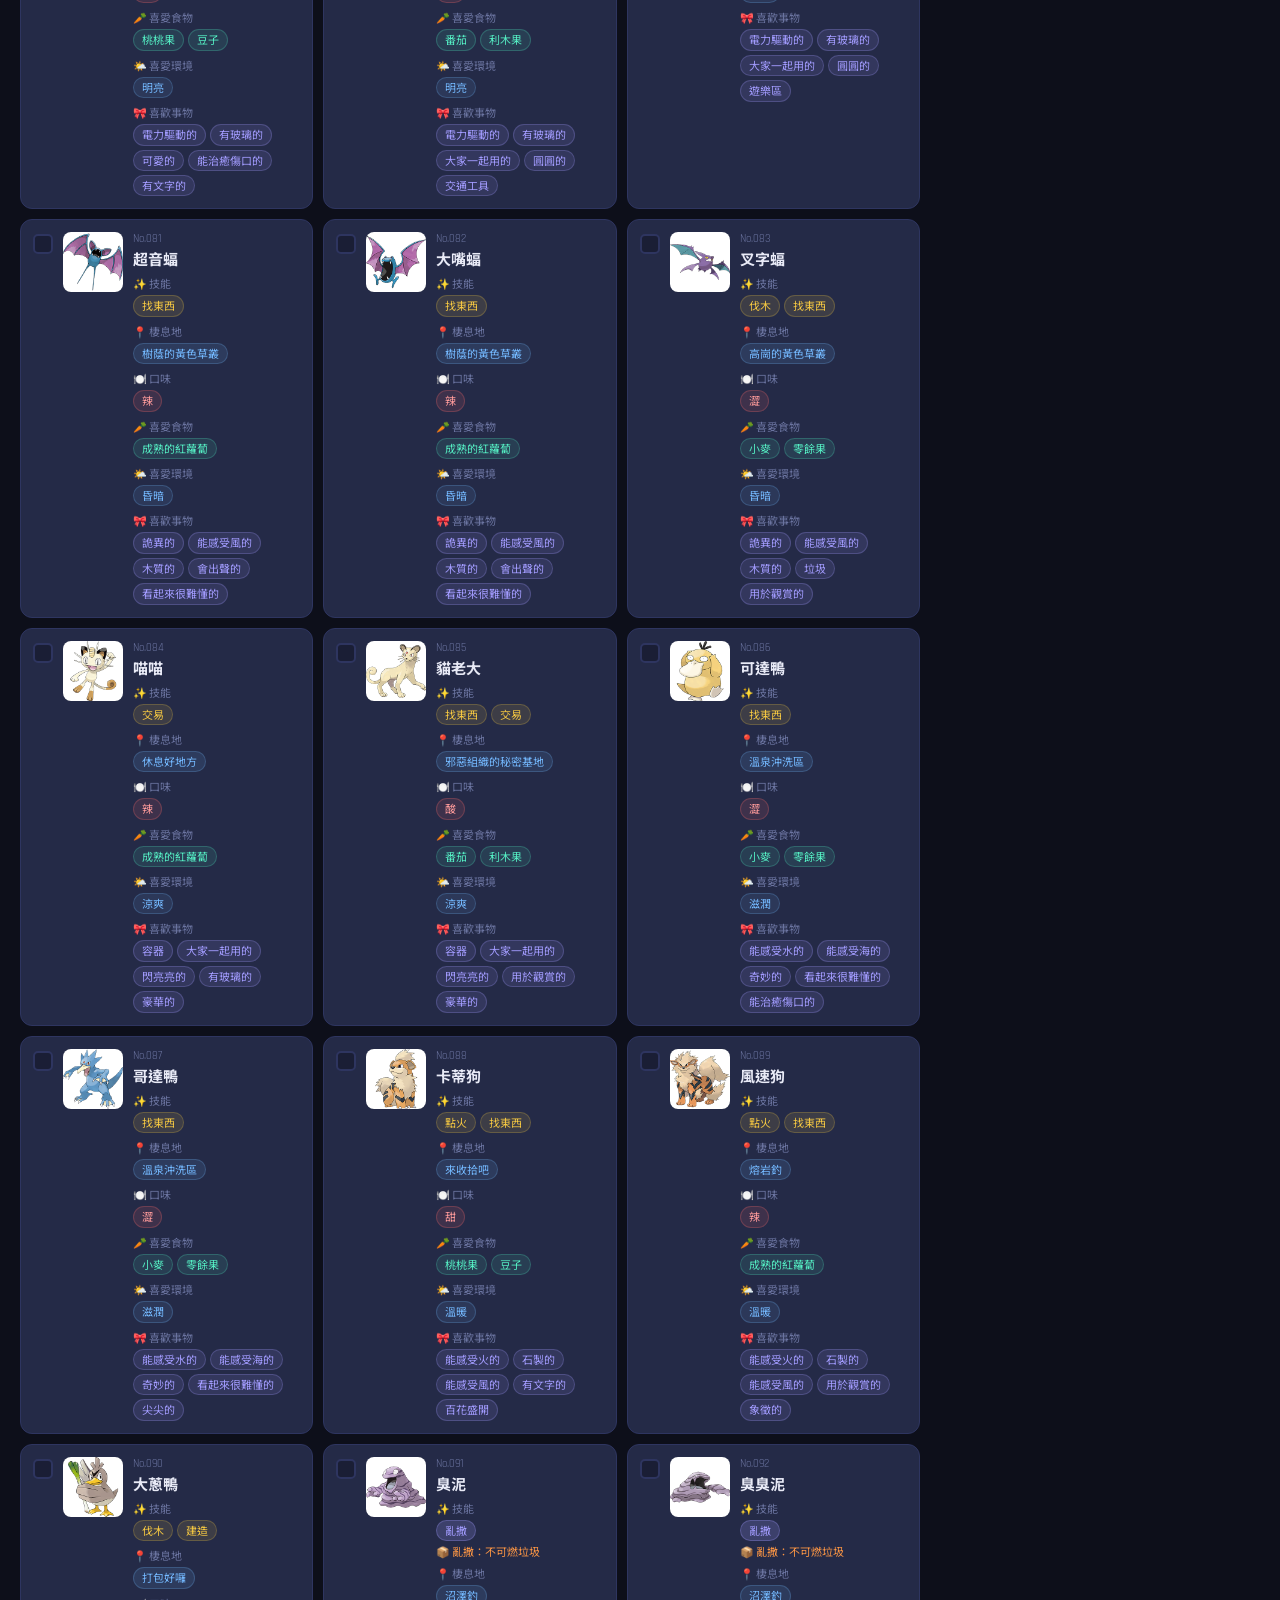
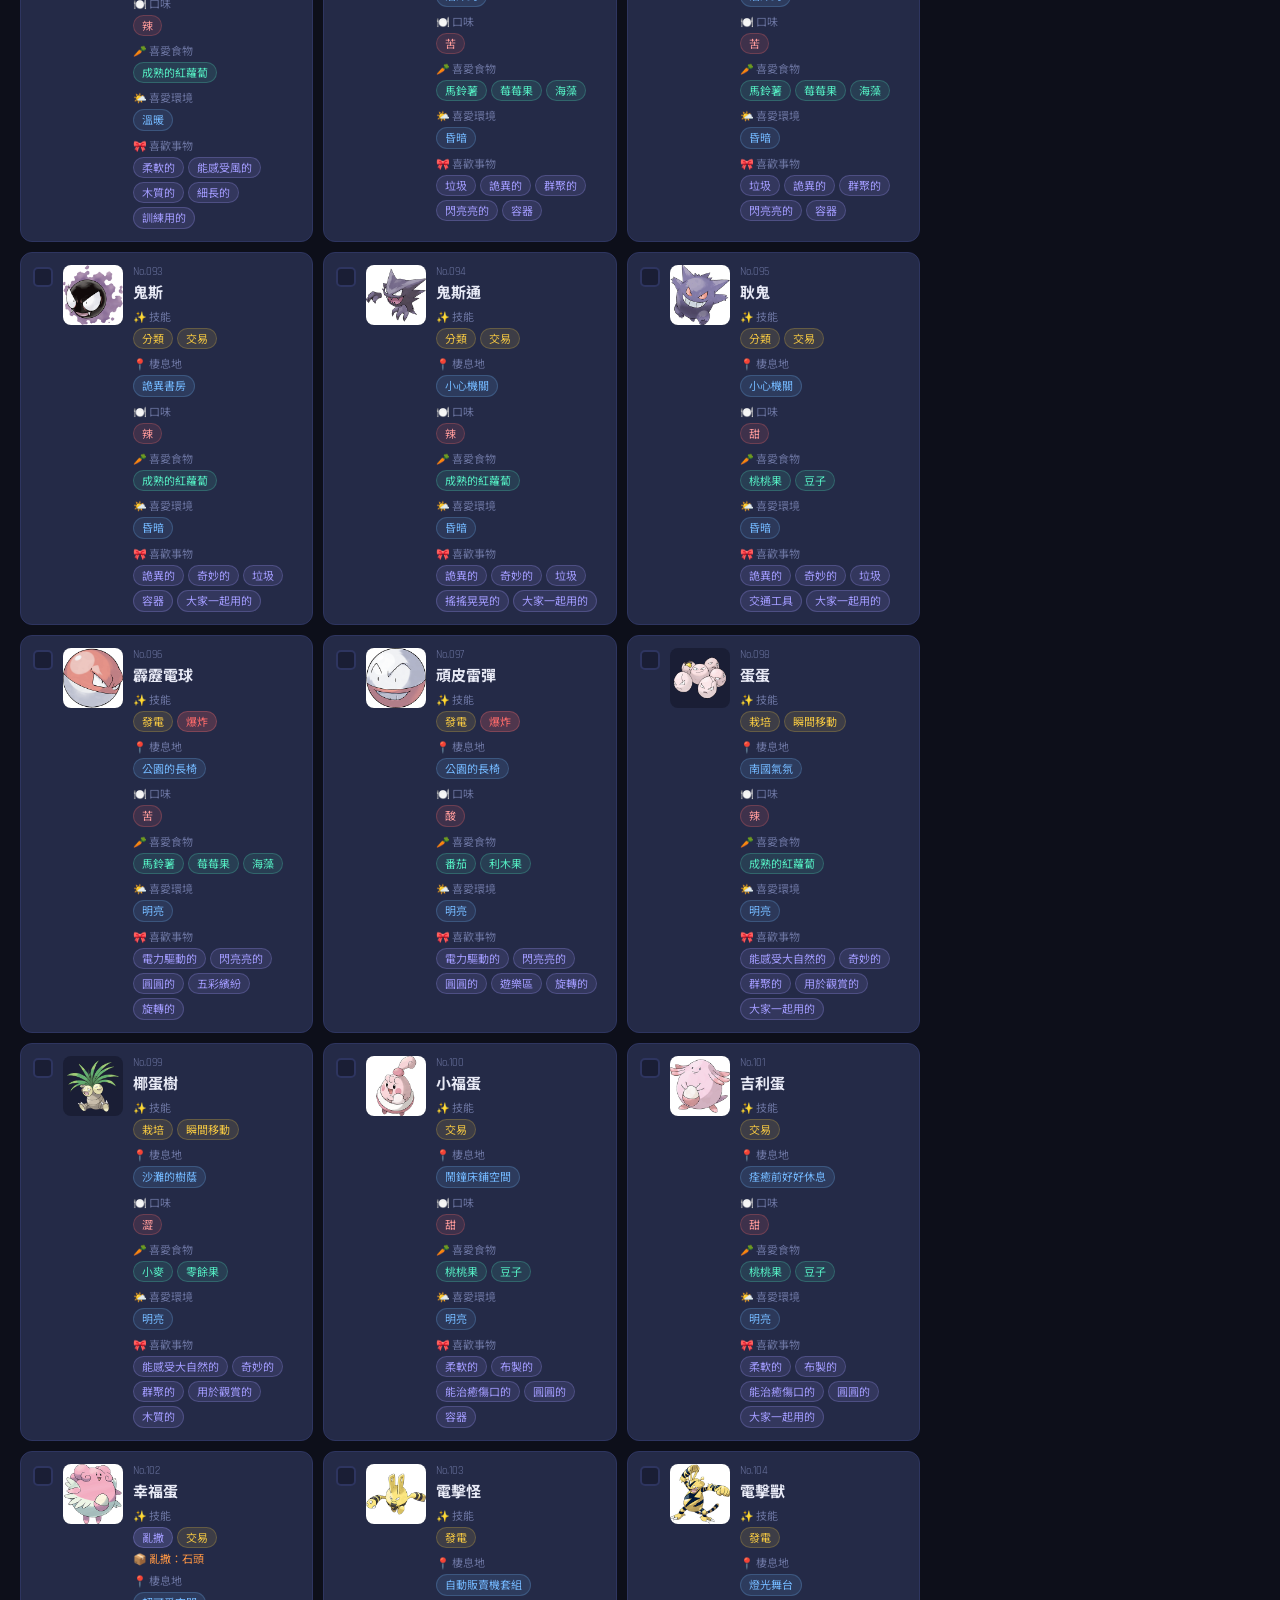
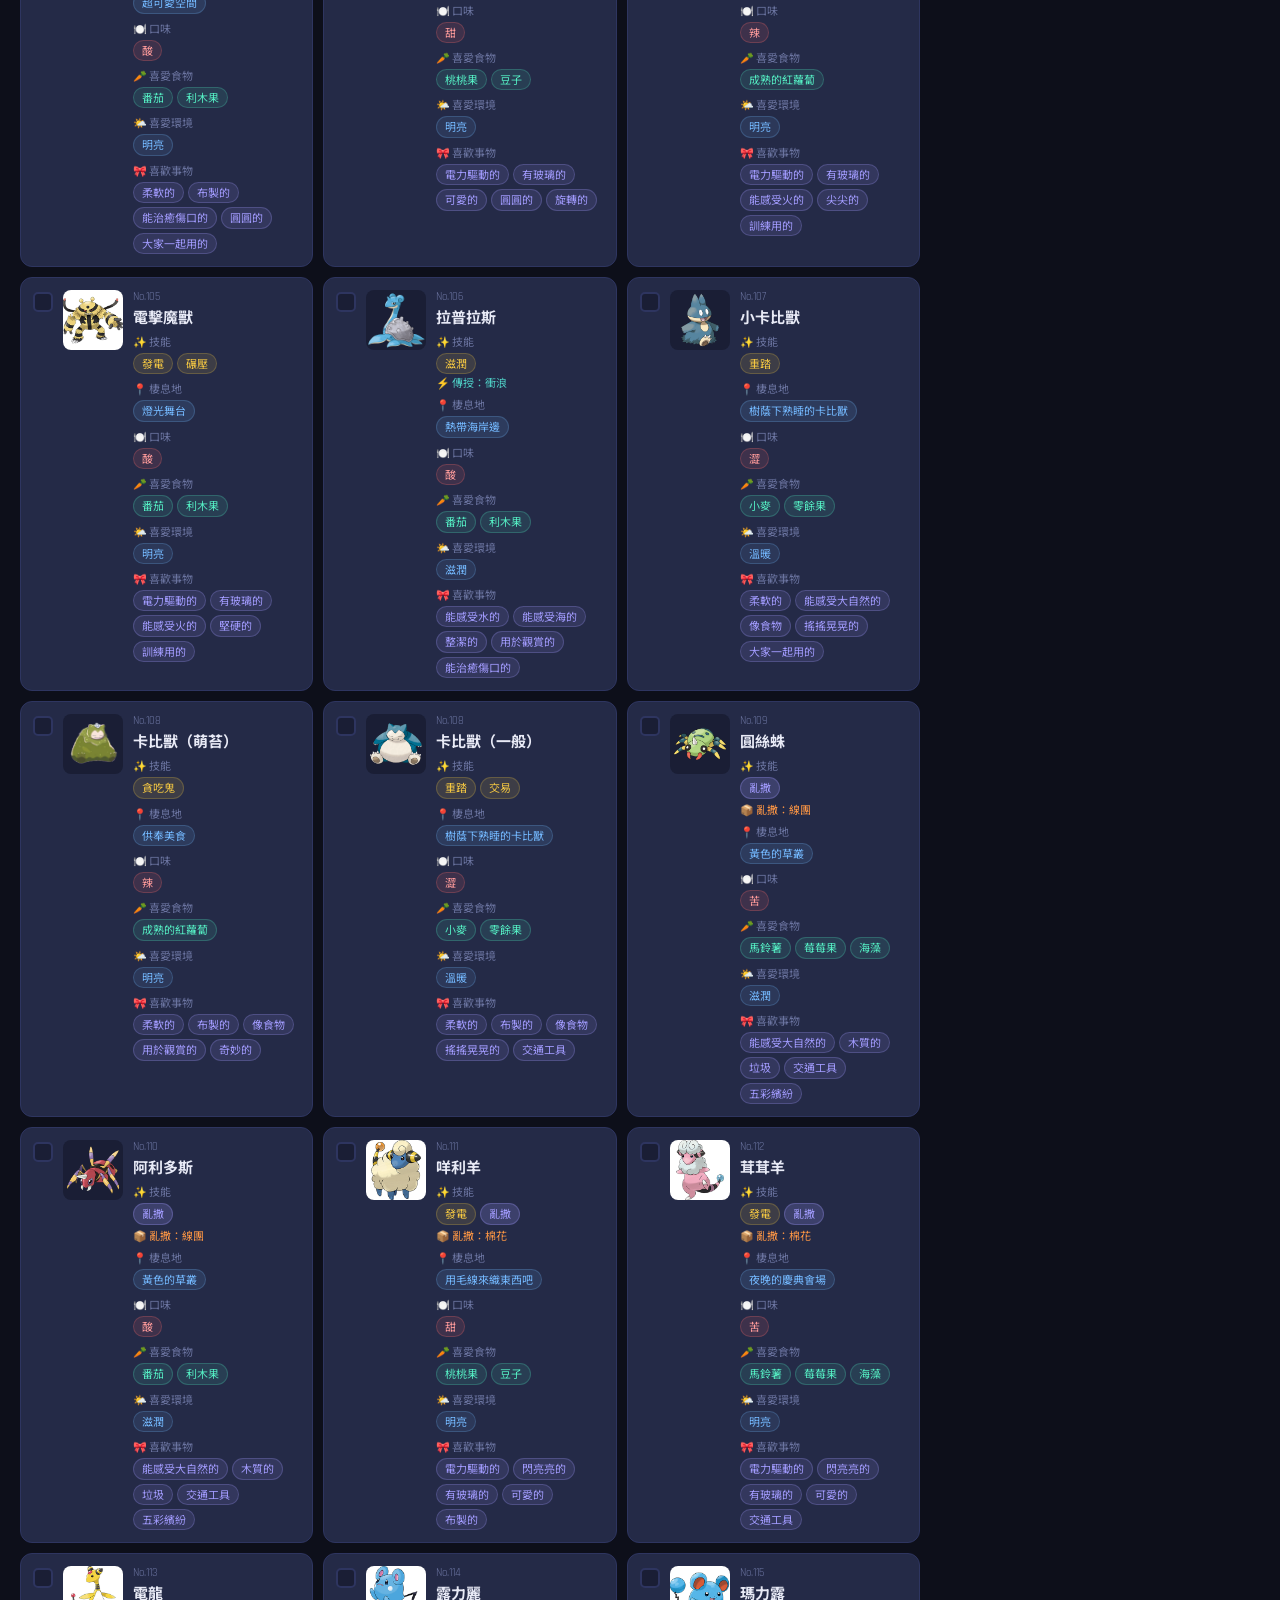
<file: pokemons.html>
<!DOCTYPE html>
<html lang="zh-TW">

<head>
    <meta charset="UTF-8">
    <meta name="viewport" content="width=device-width, initial-scale=1.0">
    <title>寶可夢 | Pokopia Guide</title>
    <link
        href="https://fonts.googleapis.com/css2?family=Noto+Sans+TC:wght@400;500;700;900&family=Rajdhani:wght@600;700&display=swap"
        rel="stylesheet">
    <link rel="stylesheet" href="css/base.css">
    <link rel="stylesheet" href="css/components.css">
    <link rel="stylesheet" href="css/pages.css">
</head>

<body>
    <main class="page">
        <div class="layout">
            <div class="list-col">
                <div class="search-wrap">
                    <input id="pokeSearch" type="text" placeholder="搜尋寶可夢 / 技能 / 傳授 / 棲息地">
                    <span class="icon">🔍</span>
                </div>
                <div class="filter-select-row">
                    <select id="filterTypeSelect" class="filter-select">
                        <option value="">請選擇篩選種類</option>
                        <option value="skills">技能</option>
                        <option value="flavor">口味</option>
                        <option value="favorite_food">喜愛食物</option>
                        <option value="favorite_environment">喜愛環境</option>
                        <option value="favorite_things">喜歡事物</option>
                    </select>
                </div>

                <div id="filterBar" class="filter-bar" style="display:none;"></div>

                <div id="pokeGrid" class="pokemon-grid"></div>
            </div>

            <div class="side-col">
                <div class="side-panel">
                    <h3>需求總覽 <span id="pokeCheckedCount" class="count-badge" style="display:none">0</span></h3>
                    <div class="page-actions">
                        <button class="btn danger" id="clearPokeCheckedBtn" type="button">清除勾選</button>
                    </div>
                    <div id="pokeEmpty" class="empty">尚未選擇寶可夢</div>
                    <div id="pokeMaterials" class="poke-side-scroll"></div>
                </div>
            </div>
        </div>
    </main>

    <script src="js/shared/constants.js"></script>
    <script src="js/shared/utils.js"></script>
    <script src="js/shared/layout.js"></script>
    <script src="js/shared/data.js"></script>
    <script src="js/shared/favorite_things_data.js"></script>
    <script src="js/pages/pokemons.js"></script>
</body>

</html>
</file>
<file: css/base.css>
:root {
    --bg: #0d0f1a;
    --bg2: #131629;
    --bg3: #1a1e35;
    --panel: #1e2340;
    --card: #242a47;
    --border: #2e3560;
    --accent: #f5c842;
    --accent2: #ff6b6b;
    --accent3: #4ecdc4;
    --accent4: #a29bfe;
    --text: #e8eaf6;
    --text2: #9ea8d0;
    --text3: #6b74a0;
    --star: #f5c842;
    --green: #55efc4;
    --red: #ff7675;
    --blue: #74b9ff;
    --purple: #a29bfe;
    --orange: #fd9644;
}

* {
    box-sizing: border-box;
    margin: 0;
    padding: 0;
}

body {
    background: var(--bg);
    color: var(--text);
    font-family: 'Noto Sans TC', sans-serif;
    min-height: 100vh;
}

header {
    background: linear-gradient(135deg, #0a0c18 0%, #1a1040 50%, #0d0f1a 100%);
    border-bottom: 2px solid var(--accent);
    padding: 0 24px;
    position: sticky;
    top: 0;
    z-index: 100;
    box-shadow: 0 4px 30px rgba(245, 200, 66, 0.15);
}

.header-inner {
    max-width: 1400px;
    margin: 0 auto;
    display: flex;
    align-items: center;
    gap: 20px;
}

.logo {
    font-family: 'Rajdhani', sans-serif;
    font-size: 26px;
    font-weight: 700;
    color: var(--accent);
    letter-spacing: 2px;
    padding: 14px 0;
    white-space: nowrap;
}

.logo span {
    color: var(--accent3);
}

nav {
    display: flex;
    gap: 2px;
    flex-wrap: wrap;
}

nav a {
    text-decoration: none;
    color: var(--text2);
    font-size: 13px;
    font-weight: 500;
    padding: 18px 14px;
    border-bottom: 3px solid transparent;
    transition: all .2s;
    white-space: nowrap;
}

nav a:hover,
nav a.active {
    color: var(--accent);
    border-bottom-color: var(--accent);
}

.page {
    max-width: 1400px;
    margin: 0 auto;
    padding: 24px 20px;
}

.content-page {
    max-width: 960px;
    margin: 0 auto;
}

.content-page h2 {
    font-size: 22px;
    color: var(--accent);
    margin: 24px 0 12px;
    display: flex;
    align-items: center;
    gap: 8px;
}

.content-page h3 {
    font-size: 16px;
    color: var(--accent4);
    margin: 20px 0 8px;
}

.content-page p {
    color: var(--text2);
    line-height: 1.7;
    margin-bottom: 10px;
    font-size: 14px;
}

.search-wrap {
    position: relative;
    margin-bottom: 16px;
}

.search-wrap input {
    width: 100%;
    background: var(--card);
    border: 1.5px solid var(--border);
    border-radius: 10px;
    color: var(--text);
    font-size: 15px;
    padding: 12px 44px 12px 16px;
    outline: none;
    transition: border-color .2s;
}

.search-wrap input:focus {
    border-color: var(--accent);
}

.search-wrap .icon {
    position: absolute;
    right: 14px;
    top: 50%;
    transform: translateY(-50%);
    opacity: .5;
    font-size: 18px;
}

.side-panel {
    background: var(--card);
    border: 1.5px solid var(--border);
    border-radius: 12px;
    padding: 16px;
    min-height: 200px;
}

.side-panel h3 {
    font-size: 14px;
    color: var(--accent);
    margin-bottom: 12px;
    font-weight: 700;
}

.side-panel .empty {
    color: var(--text3);
    font-size: 13px;
    text-align: center;
    padding: 40px 0;
}

.material-row {
    display: flex;
    justify-content: space-between;
    align-items: center;
    padding: 6px 0;
    border-bottom: 1px solid var(--border);
    font-size: 13px;
}

.material-row:last-child {
    border-bottom: none;
}

.mat-name {
    color: var(--text);
}

.mat-count {
    color: var(--accent);
    font-weight: 700;
    font-family: 'Rajdhani', sans-serif;
    font-size: 15px;
}

.count-badge {
    background: var(--accent2);
    color: #fff;
    border-radius: 10px;
    font-size: 11px;
    padding: 1px 7px;
    font-weight: 700;
    margin-left: 6px;
}

@media (max-width: 960px) {
    .layout {
        grid-template-columns: 1fr !important;
    }

    .side-col {
        position: static !important;
    }
}
</file>
<file: css/components.css>
.filter-bar {
    display: flex;
    flex-wrap: wrap;
    gap: 6px;
    margin-bottom: 16px;
}

.chip {
    background: var(--card);
    border: 1.5px solid var(--border);
    border-radius: 20px;
    color: var(--text2);
    font-size: 12px;
    padding: 5px 12px;
    cursor: pointer;
    transition: all .2s;
    white-space: nowrap;
}

.chip:hover {
    border-color: var(--accent4);
    color: var(--text);
}

.chip.active {
    background: var(--accent4);
    border-color: var(--accent4);
    color: #fff;
}

.chip.special.active {
    background: var(--accent2);
    border-color: var(--accent2);
}

.habitat-grid {
    display: grid;
    grid-template-columns: repeat(auto-fill, minmax(280px, 1fr));
    gap: 12px;
}

.habitat-card {
    background: var(--card);
    border: 1.5px solid var(--border);
    border-radius: 12px;
    padding: 12px;
    display: flex;
    gap: 12px;
    cursor: pointer;
    transition: all .2s;
    user-select: none;
}

.habitat-card:hover {
    border-color: var(--accent4);
    transform: translateY(-1px);
}

.habitat-card.checked {
    border-color: var(--accent);
    background: rgba(245, 200, 66, 0.06);
}

.hab-check,
.poke-check {
    width: 20px;
    height: 20px;
    border-radius: 5px;
    border: 2px solid var(--border);
    background: var(--bg3);
    flex-shrink: 0;
    margin-top: 2px;
    display: flex;
    align-items: center;
    justify-content: center;
}

.hab-check-icon,
.poke-check-icon {
    display: none;
    font-size: 12px;
    color: #000;
    font-weight: 900;
}

.habitat-card.checked .hab-check {
    background: var(--accent);
    border-color: var(--accent);
}

.habitat-card.checked .hab-check-icon {
    display: block;
}

.hab-img {
    width: 72px;
    height: 54px;
    object-fit: cover;
    border-radius: 8px;
    flex-shrink: 0;
    background: var(--bg3);
}

.hab-img-placeholder {
    width: 72px;
    height: 54px;
    border-radius: 8px;
    background: var(--bg3);
    flex-shrink: 0;
    display: flex;
    align-items: center;
    justify-content: center;
    color: var(--text3);
    font-size: 11px;
}

.hab-info,
.poke-info {
    flex: 1;
    min-width: 0;
}

.hab-num,
.poke-num {
    font-size: 11px;
    color: var(--text3);
    font-family: 'Rajdhani', sans-serif;
}

.hab-name,
.poke-name {
    font-weight: 700;
    color: var(--text);
}

.hab-name {
    font-size: 14px;
    margin: 2px 0 5px;
}

.hab-contents {
    font-size: 11px;
    color: var(--text2);
    line-height: 1.5;
}

.hab-pokemon-list,
.poke-skills-wrap {
    display: flex;
    flex-wrap: wrap;
    gap: 3px;
}

.hab-pokemon-list {
    margin-top: 5px;
}

.hab-poke {
    font-size: 10px;
    background: var(--bg3);
    border-radius: 4px;
    padding: 2px 6px;
    color: var(--text2);
    white-space: nowrap;
}

.hab-poke.star3 {
    color: var(--accent);
}

.hab-poke.star2 {
    color: var(--accent4);
}

.pokemon-grid {
    display: grid;
    grid-template-columns: repeat(auto-fill, minmax(260px, 1fr));
    gap: 10px;
}

.pokemon-card {
    background: var(--card);
    border: 1.5px solid var(--border);
    border-radius: 12px;
    padding: 12px;
    display: flex;
    gap: 10px;
    cursor: pointer;
    transition: all .2s;
}

.pokemon-card:hover {
    border-color: var(--accent4);
    transform: translateY(-1px);
}

.pokemon-card.checked {
    border-color: var(--green);
    background: rgba(85, 239, 196, 0.05);
}

.pokemon-card.checked .poke-check {
    background: var(--green);
    border-color: var(--green);
}

.pokemon-card.checked .poke-check-icon {
    display: block;
}

.poke-img {
    width: 60px;
    height: 60px;
    object-fit: contain;
    flex-shrink: 0;
    background: var(--bg3);
    border-radius: 8px;
}

.poke-img-placeholder {
    width: 60px;
    height: 60px;
    border-radius: 8px;
    background: var(--bg3);
    flex-shrink: 0;
    display: flex;
    align-items: center;
    justify-content: center;
    color: var(--text3);
    font-size: 20px;
}

.poke-name {
    font-size: 15px;
    margin: 2px 0 4px;
}

.poke-skill {
    font-size: 11px;
    padding: 2px 7px;
    border-radius: 4px;
    font-weight: 500;
    background: var(--bg3);
    color: var(--text2);
}

.poke-skill.scatter {
    background: rgba(162, 155, 254, .2);
    color: var(--purple);
}

.poke-skill.special-tag {
    background: rgba(255, 107, 107, .2);
    color: var(--accent2);
}

.poke-move {
    font-size: 11px;
    color: var(--accent3);
}

.poke-habitat {
    font-size: 11px;
    color: var(--text3);
    margin-top: 2px;
}

.scatter-item {
    font-size: 11px;
    color: var(--orange);
    margin-top: 2px;
}

.tip-box {
    background: rgba(78, 205, 196, .08);
    border: 1px solid rgba(78, 205, 196, .3);
    border-radius: 10px;
    padding: 14px 16px;
    margin-bottom: 16px;
}

.data-table {
    width: 100%;
    border-collapse: collapse;
    margin-bottom: 20px;
    font-size: 13px;
}

.data-table th {
    background: var(--panel);
    color: var(--accent);
    padding: 10px 12px;
    text-align: left;
    border-bottom: 2px solid var(--border);
    white-space: nowrap;
}

.data-table td {
    padding: 9px 12px;
    border-bottom: 1px solid var(--border);
    color: var(--text);
    vertical-align: top;
    line-height: 1.5;
}

.island-grid {
    display: grid;
    grid-template-columns: repeat(auto-fill, minmax(280px, 1fr));
    gap: 14px;
    margin-bottom: 24px;
}

.island-card,
.factory-step,
.mat-card {
    background: var(--card);
    border: 1.5px solid var(--border);
    border-radius: 12px;
}

.island-card {
    padding: 16px;
}

.factory-step {
    padding: 18px 20px;
    margin-bottom: 16px;
}

.mat-grid {
    display: grid;
    grid-template-columns: repeat(auto-fill, minmax(300px, 1fr));
    gap: 10px;
    margin-bottom: 20px;
}

.mat-card {
    padding: 12px 14px;
}

/* 篩選分類列（第一排：技能 / 口味 / 喜愛環境...） */
.filter-type-bar {
    display: flex;
    flex-wrap: wrap;
    gap: 6px;
    margin-bottom: 10px;
}

/* 每個欄位區塊：例如 棲息地 / 口味 / 喜愛食物 */
.poke-field-row {
    margin-top: 6px;
}

.field-label {
    display: block;
    font-size: 11px;
    color: var(--text3);
    margin-bottom: 4px;
}

/* 標籤容器 */
.poke-tags-wrap {
    display: flex;
    flex-wrap: wrap;
    gap: 4px;
}

/* 統一 tag 風格 */
.poke-tag {
    display: inline-flex;
    align-items: center;
    padding: 2px 8px;
    border-radius: 999px;
    font-size: 11px;
    line-height: 1.4;
    background: var(--bg3);
    color: var(--text2);
    border: 1px solid var(--border);
    white-space: nowrap;
}

/* 各種類 tag 顏色 */
.habitat-tag {
    background: rgba(116, 185, 255, 0.12);
    color: var(--blue);
    border-color: rgba(116, 185, 255, 0.22);
}

.skill-tag {
    background: rgba(245, 200, 66, 0.12);
    color: var(--accent);
    border-color: rgba(245, 200, 66, 0.22);
}

/* 保留原本特殊技能樣式相容 */
.skill-tag.scatter {
    background: rgba(162, 155, 254, .2);
    color: var(--purple);
    border-color: rgba(162, 155, 254, .28);
}

.skill-tag.special-tag {
    background: rgba(255, 107, 107, .2);
    color: var(--accent2);
    border-color: rgba(255, 107, 107, .28);
}

.flavor-tag {
    background: rgba(255, 107, 107, 0.12);
    color: #ff9b9b;
    border-color: rgba(255, 107, 107, 0.24);
}

.food-tag {
    background: rgba(85, 239, 196, 0.10);
    color: var(--green);
    border-color: rgba(85, 239, 196, 0.22);
}

.env-tag {
    background: rgba(116, 185, 255, 0.10);
    color: var(--blue);
    border-color: rgba(116, 185, 255, 0.22);
}

.thing-tag {
    background: rgba(162, 155, 254, 0.12);
    color: var(--purple);
    border-color: rgba(162, 155, 254, 0.24);
}

.filter-select-row {
    margin-bottom: 10px;
}

.filter-select {
    width: 100%;
    max-width: 220px;
    height: 38px;
    padding: 0 12px;
    border-radius: 10px;
    border: 1px solid var(--border);
    background: var(--bg2);
    color: var(--text);
    font-size: 14px;
    outline: none;
}

.filter-select:focus {
    border-color: var(--accent);
}
</file>
<file: css/pages.css>
/* ── Layout ── */
.layout {
    display: grid;
    grid-template-columns: 1fr 320px;
    gap: 20px;
}

.list-col {
    min-width: 0;
}

.side-col {
    position: sticky;
    top: 80px;
    align-self: start;
}

/* ── Shared Page Parts ── */
.page-actions {
    display: flex;
    gap: 8px;
    align-items: center;
    flex-wrap: wrap;
    margin-bottom: 16px;
}

.btn {
    border: 1.5px solid var(--border);
    background: var(--card);
    color: var(--text);
    border-radius: 10px;
    padding: 10px 14px;
    cursor: pointer;
    transition: all .2s;
}

.btn:hover {
    border-color: var(--accent4);
}

.btn.danger {
    color: #fff;
    background: rgba(255, 107, 107, .15);
    border-color: rgba(255, 107, 107, .35);
}

.page-desc {
    margin: 8px 0 20px;
    color: #666;
    font-size: 14px;
    line-height: 1.6;
}

/* ── Dream Islands Table ── */
.island-table {
    min-width: 600px;
    table-layout: auto;
    border-collapse: collapse;
    background: #fff;
    border-radius: 12px;
    overflow: hidden;
}

.island-table thead {
    background: #3a6f9e;
    color: #fff;
}

.island-table th {
    padding: 18px;
    font-size: 18px;
    font-weight: 700;
    text-align: left;
}


.island-table td {
    padding: 24px 18px;
    font-size: 16px;
    color: black;
    vertical-align: top;
}

.island-table tr {
    border-bottom: 1px solid #e5e7eb;
}

.doll-wrap {
    display: flex;
    align-items: center;
    gap: 12px;
}

.doll-img {
    width: 64px;
    height: 64px;
    object-fit: contain;
    background: #f3f4f8;
    border-radius: 12px;
    padding: 8px;
}


.col-materials ul {
    margin: 0;
    padding-left: 18px;
}

.col-materials li {
    margin-bottom: 8px;
}

/* ── Items Page ── */
.items-page {
    padding: 20px;
}

.items-toolbar {
    display: flex;
    flex-wrap: wrap;
    gap: 12px;
    align-items: center;
    margin-bottom: 16px;
}

.items-toolbar input,
.items-toolbar select {
    padding: 10px 12px;
    border: 1px solid var(--border);
    border-radius: 10px;
    background: var(--card);
    color: var(--text);
    font-size: 14px;
}

.items-toolbar input {
    min-width: 260px;
    flex: 1;
}

.items-filter-bar {
    display: flex;
    flex-wrap: wrap;
    gap: 8px;
    margin-bottom: 18px;
}

.items-grid {
    display: grid;
    grid-template-columns: repeat(auto-fill, minmax(260px, 1fr));
    gap: 16px;
}

.item-card {
    background: var(--card);
    border: 1.5px solid var(--border);
    border-radius: 12px;
    padding: 16px;
    transition: all .2s;
}

.item-card:hover {
    border-color: var(--accent4);
    transform: translateY(-1px);
}

.item-id {
    font-size: 12px;
    color: var(--text3);
    margin-bottom: 6px;
    font-family: 'Rajdhani', sans-serif;
}

.item-name {
    font-size: 18px;
    font-weight: 700;
    color: var(--text);
    margin-bottom: 12px;
}

.item-field {
    margin-top: 10px;
}

.item-label {
    display: inline-block;
    font-size: 12px;
    color: var(--text3);
    margin-bottom: 6px;
    font-weight: 600;
}

.tag-wrap {
    display: flex;
    flex-wrap: wrap;
    gap: 6px;
}

.items-empty {
    padding: 24px;
    border-radius: 12px;
    background: var(--card);
    border: 1.5px dashed var(--border);
    color: var(--text3);
    text-align: center;
}

.category-tag {
    background: rgba(78, 205, 196, 0.10);
    color: var(--accent3);
    border-color: rgba(78, 205, 196, 0.22);
}

.item-type-tag {
    background: rgba(255, 107, 107, 0.12);
    color: #ff9b9b;
    border-color: rgba(255, 107, 107, 0.24);
}

/* ── Selected Filters ── */
.selected-filters {
    display: flex;
    flex-wrap: wrap;
    gap: 8px;
    align-items: center;
    margin: 12px 0 16px;
}

.selected-filters-title {
    font-size: 13px;
    color: var(--text2);
    font-weight: 600;
}

.selected-filter-chip,
.selected-filter-clear {
    border: 1.5px solid var(--border);
    background: var(--card);
    color: var(--text);
    border-radius: 999px;
    padding: 6px 12px;
    font-size: 12px;
    cursor: pointer;
    transition: all .2s;
}

.selected-filter-chip:hover,
.selected-filter-clear:hover {
    border-color: var(--accent4);
}

.selected-filter-chip .remove {
    margin-left: 6px;
    opacity: 0.8;
}

.selected-filter-clear {
    background: rgba(255, 107, 107, 0.12);
    border-color: rgba(255, 107, 107, 0.35);
    color: #fff;
}

/* ── Pokémon Side Panel ── */
.side-panel {
    background: var(--card);
    border: 1.5px solid var(--border);
    border-radius: 12px;
    padding: 16px;
    min-height: 200px;
    display: flex;
    flex-direction: column;
}

.poke-side-scroll {
    max-height: 60vh;
    overflow-y: auto;
    padding-right: 6px;
}

.poke-side-scroll::-webkit-scrollbar {
    width: 8px;
}

.poke-side-scroll::-webkit-scrollbar-track {
    background: transparent;
}

.poke-side-scroll::-webkit-scrollbar-thumb {
    background: var(--border);
    border-radius: 999px;
}

.poke-side-scroll::-webkit-scrollbar-thumb:hover {
    background: var(--accent4);
}

.selected-pokemon-list {
    display: flex;
    flex-wrap: wrap;
    gap: 8px;
    margin-bottom: 14px;
}

.selected-pokemon-chip {
    display: flex;
    align-items: center;
    gap: 8px;
    background: var(--bg3);
    border: 1px solid var(--border);
    border-radius: 999px;
    padding: 6px 10px 6px 6px;
    min-width: 0;
}

.selected-pokemon-chip img {
    width: 28px;
    height: 28px;
    object-fit: contain;
    background: var(--card);
    border-radius: 999px;
    flex-shrink: 0;
}

.selected-pokemon-chip .name {
    font-size: 12px;
    color: var(--text);
    white-space: nowrap;
}

.selected-section-title {
    font-size: 12px;
    color: var(--text3);
    margin-bottom: 8px;
}
</file>
